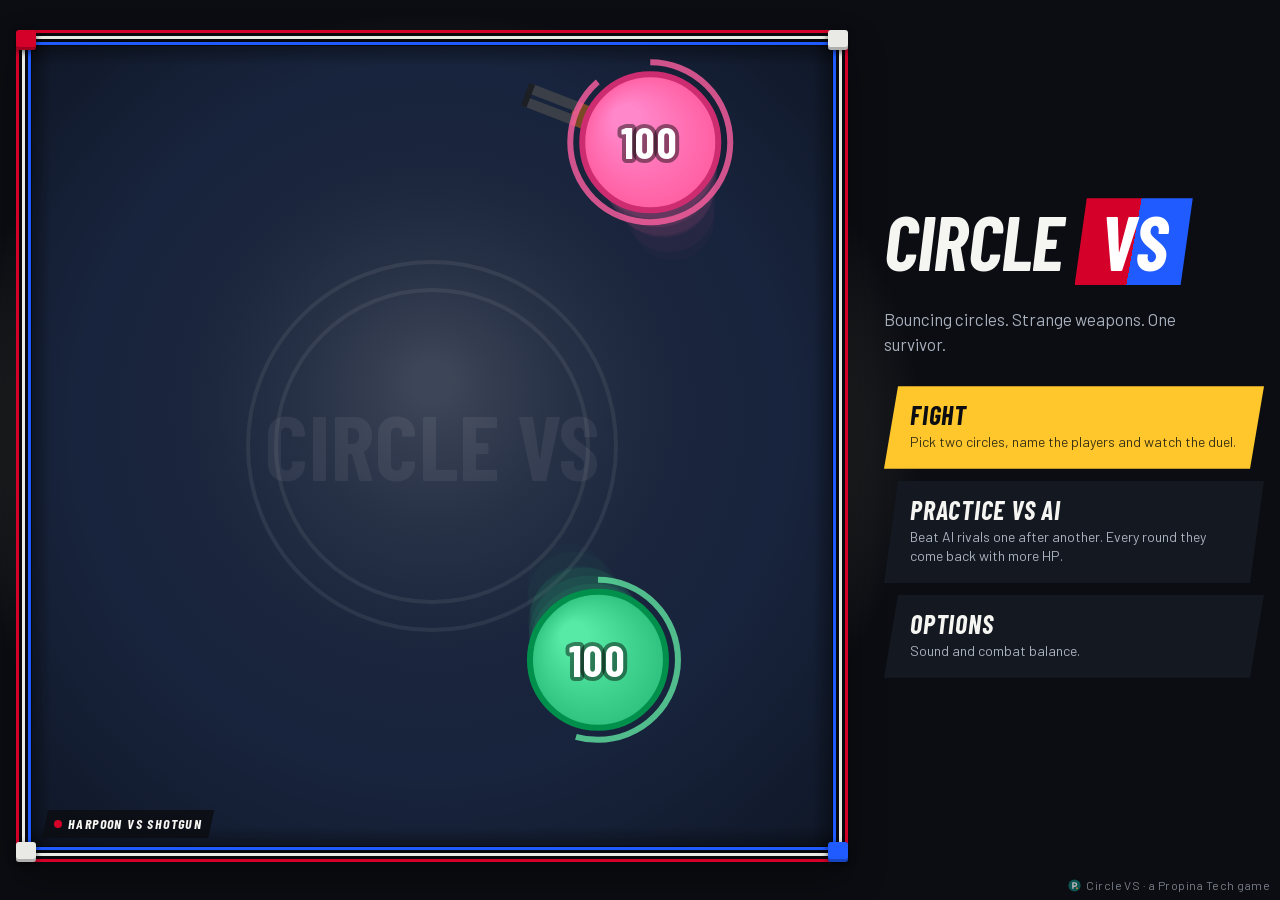
<file: index.html>
<!DOCTYPE html>
<html lang="en">
<head>
<meta charset="utf-8">
<meta name="viewport" content="width=device-width,initial-scale=1">
<meta name="theme-color" content="#0b0d12">
<title>Circle VS</title>
<meta name="description" content="Circle VS is a free browser arena battler: pick one of 9 circle fighters with unique weapons and watch them bounce, clash and knock each other out. Play vs friends or the AI.">
<script src="https://sdk.crazygames.com/crazygames-sdk-v3.js"></script>
<meta name="google-adsense-account" content="ca-pub-6053857739577426">
<script>
  // AdSense solo en playcirclevs.com (en CrazyGames solo se permiten anuncios de su SDK)
  if (/(^|\.)playcirclevs\.com$/.test(location.hostname)) {
    const a = document.createElement('script');
    a.async = true; a.crossOrigin = 'anonymous';
    a.src = 'https://pagead2.googlesyndication.com/pagead/js/adsbygoogle.js?client=ca-pub-6053857739577426';
    document.head.appendChild(a);
  }
</script>
<link rel="icon" type="image/svg+xml" href="[data-uri]">
<style>
@font-face{font-family:"Barlow Condensed";font-style:normal;font-weight:700;font-display:swap;src:url([data-uri]) format("woff2")}
@font-face{font-family:"Barlow Condensed";font-style:italic;font-weight:700;font-display:swap;src:url([data-uri]) format("woff2")}
@font-face{font-family:"Barlow";font-style:normal;font-weight:400;font-display:swap;src:url([data-uri]) format("woff2")}
@font-face{font-family:"Barlow";font-style:normal;font-weight:700;font-display:swap;src:url([data-uri]) format("woff2")}

  /* mundo: transmisión de pelea. Negro de TV bajo una luz de ring, esquina roja (J1) y esquina azul (J2), dorado para la acción principal */
  :root{
    --bg:#0b0d12;--panel:#141821;--panel2:#1b2130;--line:#2a3142;--line2:#414b63;--text:#f5f5f2;--muted:#a9b0bd;
    --a:#d4002a;--b:#1f5bff;--aT:rgba(212,0,42,.16);--bT:rgba(31,91,255,.16);
    --gold:#ffc72c;--gold2:#ffd65c;--ink:#0b0d12;--mat:#18243d;
    --cond:"Barlow Condensed","Arial Narrow",system-ui,sans-serif;--body:"Barlow",system-ui,-apple-system,"Segoe UI",sans-serif;
    --cut:10px;
  }
  *{box-sizing:border-box}
  html{background:var(--bg)}
  body{margin:0;color:var(--text);font-family:var(--body);font-size:16px;line-height:1.45;caret-color:var(--gold);
    background:var(--bg);
    display:flex;flex-direction:column;align-items:center;padding:20px 16px 28px;min-height:100vh}
  ::selection{background:var(--gold);color:var(--ink)}
  :focus-visible{outline:3px solid var(--gold);outline-offset:3px}
  *{scrollbar-width:thin;scrollbar-color:var(--line2) var(--bg)}
  ::-webkit-scrollbar{width:10px;height:10px}
  ::-webkit-scrollbar-track{background:var(--bg)}
  ::-webkit-scrollbar-thumb{background:var(--line2);border-radius:10px;border:2px solid var(--bg)}
  ::-webkit-scrollbar-thumb:hover{background:var(--muted)}
  .hidden{display:none !important}

  h1{margin:0;display:flex;align-items:center;gap:.16em;font:700 clamp(48px,6vw,76px)/.9 var(--cond);letter-spacing:-.01em;text-transform:uppercase;color:var(--text)}
  h1 span,.grad{display:inline-flex;align-items:center;font-family:var(--cond);font-weight:700;color:#fff;line-height:1;padding:.06em .34em .08em;
    background:linear-gradient(100deg,var(--a) 0 50%,var(--b) 50% 100%);clip-path:polygon(.16em 0,100% 0,calc(100% - .16em) 100%,0 100%)}
  h2{margin:0;font:700 clamp(28px,3.4vw,38px)/1 var(--cond);text-transform:uppercase;letter-spacing:.005em;text-wrap:balance}
  h3{margin:0 0 12px;font:700 15px/1.1 var(--cond);letter-spacing:.12em;color:var(--muted);text-transform:uppercase}

  .credit{position:fixed;right:10px;bottom:6px;font-size:12px;color:var(--muted);opacity:.7;display:flex;align-items:center;gap:5px;letter-spacing:.04em;pointer-events:none;z-index:5}
  .siteLinks{margin-top:14px;font-size:14px;color:var(--muted)}
  .siteLinks a{color:var(--muted)}
  .siteLinks a:hover{color:var(--text)}
  .credit svg{width:13px;height:13px;display:block}
  .screen{width:min(1280px,100%);flex:1;display:flex;flex-direction:column;gap:16px;min-height:0}
  .card{background:var(--panel);border:1px solid var(--line);border-radius:6px;padding:18px}

  /* botones: placas en paralelogramo, como gráficos de TV */
  button{font:700 17px/1 var(--cond);letter-spacing:.06em;text-transform:uppercase;border:0;border-radius:0;padding:12px 22px;cursor:pointer;color:var(--ink);background:var(--text);
    clip-path:polygon(var(--cut) 0,100% 0,calc(100% - var(--cut)) 100%,0 100%);transition:background-color .15s,color .15s,transform .08s,opacity .15s}
  button:active{transform:translateY(1px)}
  button:disabled{opacity:.35;cursor:not-allowed}
  button:focus-visible{outline:none;box-shadow:inset 0 0 0 3px var(--gold)}
  button.ghost{background:var(--panel2);color:var(--text)}
  button.ghost:hover{background:var(--line2)}
  button.sm{padding:9px 16px;font-size:15px}
  button.primary{background:var(--gold);color:var(--ink);font-size:20px}
  button.primary:hover:not(:disabled){background:var(--gold2)}
  button.primary:focus-visible{box-shadow:inset 0 0 0 3px var(--ink)}

  .field{display:flex;flex-direction:column;gap:6px;font:700 13px/1 var(--cond);color:var(--muted);letter-spacing:.12em;text-transform:uppercase}
  .field input{font:700 17px var(--body);letter-spacing:0;text-transform:none;color:var(--text);background:var(--bg);border:1px solid var(--line2);border-radius:4px;padding:10px 12px;outline:none;width:100%;transition:border-color .15s}
  .field input:focus{border-color:var(--gold)}
  .field input::placeholder{color:#8f97a6}
  .tag{font:700 14px/1 var(--cond);letter-spacing:.12em;text-transform:uppercase;color:var(--muted);border:1px solid var(--line2);padding:6px 10px;border-radius:3px;white-space:nowrap}

  /* ring: lona azul marino, cuerdas roja/blanca/azul y postes de esquina */
  .stage{position:relative;width:100%;aspect-ratio:1;padding:16px;border-radius:6px;background:#06080c;
    box-shadow:inset 0 0 0 3px var(--a),inset 0 0 0 6px #06080c,inset 0 0 0 9px #e9e9e6,inset 0 0 0 12px #06080c,inset 0 0 0 15px var(--b),0 18px 36px rgba(0,0,0,.35)}
  .stage .post{position:absolute;width:20px;height:20px;border-radius:3px;z-index:2;box-shadow:0 2px 6px rgba(0,0,0,.6),inset 0 -3px 0 rgba(0,0,0,.25)}
  .stage .p-tl{left:0;top:0;background:var(--a)}
  .stage .p-br{right:0;bottom:0;background:var(--b)}
  .stage .p-tr{right:0;top:0;background:#e9e9e6}
  .stage .p-bl{left:0;bottom:0;background:#e9e9e6}
  #c{display:block;width:100%;height:100%;border-radius:2px;background:var(--mat);touch-action:manipulation}
  .stageTag{position:absolute;left:26px;bottom:24px;font:700 14px/1 var(--cond);letter-spacing:.1em;color:var(--text);text-transform:uppercase;pointer-events:none;
    background:rgba(11,13,18,.86);padding:7px 12px 7px 26px;clip-path:polygon(6px 0,100% 0,calc(100% - 6px) 100%,0 100%)}
  .stageTag:empty{display:none}
  .stageTag::before{content:"";position:absolute;left:12px;top:50%;width:8px;height:8px;margin-top:-4px;border-radius:50%;background:var(--a)}

  /* menú */
  #scrMenu{display:grid;grid-template-columns:minmax(0,1fr) 380px;gap:36px;align-items:center}
  #scrMenu .stage{width:min(100%,calc(100vh - 60px));justify-self:center}
  .menuSide{display:flex;flex-direction:column;gap:12px}
  .tagline{color:var(--muted);margin:10px 0 18px;font-size:17px;max-width:34ch}
  .mbtn{display:grid;grid-template-columns:1fr;gap:4px;justify-items:start;text-align:left;width:100%;padding:16px 26px 17px;background:var(--panel);color:var(--text);
    --cut:14px;letter-spacing:0;text-transform:none}
  .mbtn:hover{background:var(--panel2)}
  .mbtn b{font:700 26px/1 var(--cond);letter-spacing:.03em;text-transform:uppercase}
  .mbtn small{font:400 14px/1.4 var(--body);color:var(--muted)}
  .mbtn.main{background:var(--gold);color:var(--ink)}
  .mbtn.main small{color:#3d3416}
  .mbtn.main:hover{background:var(--gold2)}
  .best{font-size:15px;color:var(--muted);margin-top:4px}
  .best b{color:var(--gold)}

  /* selección */
  .selHead{display:flex;align-items:center;gap:16px;flex-wrap:wrap}
  #scrSelect .body{flex:1;display:grid;grid-template-columns:330px minmax(0,1fr) 300px;gap:18px;min-height:0}
  .list{display:flex;flex-direction:column;gap:4px;overflow:auto;max-height:calc(100vh - 120px);padding:2px 4px 2px 2px}
  .ch{display:grid;grid-template-columns:56px 1fr auto;align-items:center;gap:12px;background:var(--panel);color:var(--text);text-align:left;padding:6px 14px 6px 8px;
    --cut:0px;border-radius:4px;letter-spacing:0;text-transform:none;font:400 15px var(--body);box-shadow:inset 0 0 0 1px var(--line)}
  .ch:hover,.ch.hover{background:var(--panel2);box-shadow:inset 0 0 0 1px var(--line2)}
  .ch canvas{width:56px;height:56px}
  .ch b{display:block;font:700 20px/1.05 var(--cond);letter-spacing:.03em;text-transform:uppercase}
  .ch small{display:block;font-size:13px;color:var(--muted);line-height:1.3}
  .ch .tag{border:0;color:#fff;font-size:13px;padding:5px 8px;border-radius:2px}
  .ch.sel1{background:var(--aT);box-shadow:inset 0 0 0 2px var(--a)}
  .ch.sel2{background:var(--bT);box-shadow:inset 0 0 0 2px var(--b)}
  .ch.sel1.sel2{box-shadow:inset 0 0 0 2px var(--a),inset 0 0 0 4px var(--b)}
  .prev{display:flex;flex-direction:column;gap:14px;align-items:center;min-width:0}
  .prev .stage{width:min(100%,calc(100vh - 210px))}
  .prevInfo{text-align:center}
  .prevInfo b{font:700 30px/1 var(--cond);letter-spacing:.03em;text-transform:uppercase}
  .prevInfo p{margin:6px 0 0;color:var(--muted);font-size:15px}
  .slots{display:flex;flex-direction:column;gap:10px}
  .slot{background:rgba(212,0,42,.06);border-radius:6px;padding:14px;display:flex;flex-direction:column;gap:12px;cursor:pointer;box-shadow:inset 0 0 0 1px rgba(212,0,42,.45);transition:box-shadow .15s,background-color .15s}
  .slot.p2{background:rgba(31,91,255,.06);box-shadow:inset 0 0 0 1px rgba(31,91,255,.5)}
  .slot.active{background:var(--aT);box-shadow:inset 0 0 0 3px var(--a)}
  .slot.p2.active{background:var(--bT);box-shadow:inset 0 0 0 3px var(--b)}
  .slot.locked{cursor:default}
  .slot .top{display:flex;align-items:center;gap:12px}
  .slot .sw{width:34px;height:34px;border-radius:50%;background:var(--panel2);flex:none;display:flex;align-items:center;justify-content:center;font:700 18px var(--cond);color:var(--muted);box-shadow:inset 0 0 0 1px var(--line2)}
  .slot .who{font:700 24px/1 var(--cond);color:var(--text);letter-spacing:.02em;overflow:hidden;text-overflow:ellipsis;white-space:nowrap}
  .slot .what{font:700 15px/1.2 var(--body);color:var(--muted);margin-top:3px}
  .slot .top > div:last-child{min-width:0}
  .slots .vs{align-self:center;font-size:24px;letter-spacing:.04em}
  .slots .primary{padding:16px;margin-top:4px}
  .hint{font-size:13px;color:var(--muted);text-align:center;margin:0}

  /* combate: marcador de transmisión */
  .roundTag{align-self:center;font:700 16px/1 var(--cond);letter-spacing:.14em;color:var(--ink);background:var(--gold);padding:7px 18px;clip-path:polygon(8px 0,100% 0,calc(100% - 8px) 100%,0 100%)}
  .roundTag:empty{display:none}
  .hud{display:grid;grid-template-columns:1fr auto 1fr;gap:0;align-items:stretch;width:min(100%,calc(100vh - 170px));margin:0 auto;background:var(--panel);border-radius:4px;overflow:hidden;box-shadow:0 10px 24px rgba(0,0,0,.4)}
  .hp{padding:10px 14px 12px;min-width:0;background:linear-gradient(90deg,var(--aT),transparent 75%)}
  .hp.right{background:linear-gradient(270deg,var(--bT),transparent 75%)}
  .hp .name{display:flex;justify-content:space-between;align-items:flex-end;margin-bottom:8px;gap:8px}
  .hp .name > div{min-width:0}
  .hp .name span{display:block;font:700 22px/1 var(--cond);letter-spacing:.03em;text-transform:uppercase;white-space:nowrap;overflow:hidden;text-overflow:ellipsis}
  .hp .name small{color:var(--muted);font-size:13px;display:block;margin-top:3px;white-space:nowrap;overflow:hidden;text-overflow:ellipsis}
  .hp .name b{font:700 38px/.85 var(--cond);font-variant-numeric:tabular-nums}
  .hp.right .name{flex-direction:row-reverse;text-align:right}
  .bar{height:12px;background:#06080c;border-radius:2px;overflow:hidden}
  .hp.right .bar{transform:scaleX(-1)}
  .bar i{display:block;height:100%;width:100%;transition:width .12s linear}
  .hud .vs{display:grid;place-items:center;padding:0 12px;font:700 22px/1 var(--cond);color:var(--ink);background:var(--gold);letter-spacing:.04em}
  #scrGame .stage{width:min(100%,calc(100vh - 210px));margin:0 auto}
  .overlay{position:absolute;inset:16px;z-index:3;display:flex;flex-direction:column;align-items:center;justify-content:center;gap:12px;background:rgba(6,8,12,.86);text-align:center;padding:24px;animation:ovIn .3s cubic-bezier(.16,1,.3,1)}
  @keyframes ovIn{from{opacity:.4;clip-path:inset(46% 0 46% 0)}to{opacity:1;clip-path:inset(0 0 0 0)}}
  .overlay h2{font-size:clamp(30px,5vw,48px);max-width:14ch}
  .overlay .kicker{font:700 15px/1 var(--cond);letter-spacing:.14em;color:var(--ink);background:var(--gold);padding:6px 14px;clip-path:polygon(7px 0,100% 0,calc(100% - 7px) 100%,0 100%)}
  .overlay .kicker:empty{display:none}
  .overlay p{margin:0;color:var(--muted);font-size:16px;max-width:46ch;line-height:1.5}
  .overlay p b{color:var(--text)}
  .row{display:flex;gap:8px;justify-content:center;flex-wrap:wrap}

  /* anuncios: espacios del proveedor, sin decoración */
  .ad{display:flex;flex-direction:column;align-items:center;justify-content:center;gap:2px;border:1px dashed var(--line2);border-radius:4px;background:rgba(255,255,255,.02);color:#8f97a6;font:700 12px var(--cond);letter-spacing:.14em;text-transform:uppercase;flex:none;margin:0 auto;overflow:hidden}
  .ad small{font:400 12px var(--body);letter-spacing:.04em}
  .ad-rect{width:300px;height:250px}
  .ad-sky{width:160px;height:600px}
  .ad-mob{width:320px;height:50px;display:none}
  body.noads .ad{display:none !important}
  body.noads .gameWrap{grid-template-columns:minmax(0,1fr)}
  .gameWrap{display:grid;grid-template-columns:160px minmax(0,1fr) 160px;gap:24px;align-items:start}
  .gameMain{display:flex;flex-direction:column;gap:14px;min-width:0}

  /* opciones */
  .optGrid{display:grid;grid-template-columns:280px minmax(0,1fr);gap:16px;align-items:start}
  .optCol{display:flex;flex-direction:column;gap:10px}
  .optCol button{width:100%}
  .controls{display:grid;grid-template-columns:repeat(3,minmax(0,1fr));gap:16px 24px}
  .controls label{font-size:14px;color:var(--muted);display:flex;flex-direction:column;gap:6px}
  .controls label span{display:flex;justify-content:space-between;gap:8px}
  .controls label span b{color:var(--text);font:700 17px/1 var(--cond);font-variant-numeric:tabular-nums}
  input[type=range]{-webkit-appearance:none;appearance:none;width:100%;height:22px;background:transparent;cursor:pointer;accent-color:var(--gold)}
  input[type=range]::-webkit-slider-runnable-track{height:6px;border-radius:2px;background:var(--line2)}
  input[type=range]::-moz-range-track{height:6px;border-radius:2px;background:var(--line2)}
  input[type=range]::-webkit-slider-thumb{-webkit-appearance:none;width:12px;height:22px;margin-top:-8px;border:0;border-radius:2px;background:var(--gold);box-shadow:0 2px 4px rgba(0,0,0,.5)}
  input[type=range]::-moz-range-thumb{width:12px;height:22px;border:0;border-radius:2px;background:var(--gold)}

  /* una sola luz cenital, sobre el ring */
  /* color del luchador como punto junto al nombre; las barras son de esquina */
  .hp .name span::before{content:"";display:inline-block;width:.42em;height:.42em;border-radius:50%;background:var(--fc,#888);margin-right:.3em;vertical-align:.12em}
  /* ficha de la pelea: esquina roja frente a esquina azul */
  .tape{display:grid;grid-template-columns:minmax(0,1fr) auto minmax(0,1fr);align-items:center;gap:12px;margin:2px 0 8px}
  .tape + br{display:none}
  .tape .c{padding:12px 14px;border-radius:4px;color:var(--muted);text-align:left;min-width:0}
  .tape .r{background:var(--aT);box-shadow:inset 0 0 0 2px var(--a)}
  .tape .bl{background:var(--bT);box-shadow:inset 0 0 0 2px var(--b);text-align:right}
  .tape b{display:block;font:700 26px/1.05 var(--cond);color:var(--text);overflow:hidden;text-overflow:ellipsis;white-space:nowrap}
  .tape .vx{font:700 18px/1 var(--cond);text-transform:uppercase;color:var(--ink);background:var(--gold);padding:6px 10px;clip-path:polygon(5px 0,100% 0,calc(100% - 5px) 100%,0 100%)}
  /* cursiva de transmisión en las líneas de display */
  h1,h2,h3,button,.mbtn b,.roundTag,.overlay .kicker,.stageTag,.hp .name span,.hp .name b,.hud .vs,.ch b,.slot .who,.prevInfo b,.tag,.field,.tape b,.tape .vx{font-style:italic}
  .mbtn small,.ch small{font-style:normal}
  /* una sola luz cenital sobre cada ring, recortada por su contenedor para no ensanchar la página */
  html,body{overflow-x:clip}
  #scrMenu,#scrSelect .prev,#scrGame .gameMain{isolation:isolate}
  .stage::before{content:"";position:absolute;inset:-2% -9% 0;z-index:-1;pointer-events:none;background:radial-gradient(closest-side,rgba(255,240,210,.14) 0 72%,rgba(255,240,210,.06) 88%,rgba(255,240,210,0) 100%)}
  @media (max-width:1300px){.gameWrap{grid-template-columns:minmax(0,1fr)}.ad-sky{display:none}}
  @media (max-width:1100px){#scrSelect .body{grid-template-columns:280px minmax(0,1fr)}.slots{grid-column:1 / -1}.controls{grid-template-columns:repeat(2,minmax(0,1fr))}}
  @media (max-width:820px){.ad-mob{display:flex}.credit{position:static;margin-top:18px;align-self:flex-end}.screen{flex:none}#scrMenu{grid-template-columns:1fr;gap:22px}#scrMenu .stage{width:min(100%,60vh)}#scrSelect .body{display:flex;flex-direction:column;flex:none}.prev{order:1}.list{order:2;max-height:none}.slots{order:3}.prev .stage{width:min(100%,60vh)}.optGrid{grid-template-columns:1fr}.controls{grid-template-columns:1fr}
    .stage{padding:12px;box-shadow:inset 0 0 0 2px var(--a),inset 0 0 0 4px #06080c,inset 0 0 0 6px #e9e9e6,inset 0 0 0 8px #06080c,inset 0 0 0 10px var(--b),0 16px 30px rgba(0,0,0,.5)}
    .stage .post{width:15px;height:15px}.overlay{inset:12px}.stageTag{left:20px;bottom:18px}
    .hp{padding:8px 10px 10px}.hp .name span{font-size:18px}.hp .name b{font-size:28px}.hud .vs{padding:0 8px;font-size:18px}}
  @media (prefers-reduced-motion:reduce){*{animation:none !important;transition:none !important}}
</style>
</head>
<body class="noads">
<!-- ============ MENU ============ -->
<section id="scrMenu" class="screen">
  <div class="stage" id="menuStage"><div class="stageTag" id="demoTag"></div></div>
  <div class="menuSide">
    <h1>CIRCLE <span>VS</span></h1>
    <p class="tagline">Bouncing circles. Strange weapons. One survivor.</p>
    <button class="mbtn main" id="modeFree"><b>Fight</b><small>Pick two circles, name the players and watch the duel.</small></button>
    <button class="mbtn" id="modeAi"><b>Practice vs AI</b><small>Beat AI rivals one after another. Every round they come back with more HP.</small></button>
    <button class="mbtn" id="modeOpt"><b>Options</b><small>Sound and combat balance.</small></button>
    <div class="best" id="bestLine"></div>
    <nav class="siteLinks hidden" id="siteLinks"><a href="/how-to-play">How to play</a> · <a href="/about">About</a> · <a href="/privacy">Privacy</a></nav>
    <script>/* links al resto del sitio: solo en playcirclevs.com (no en CrazyGames) */ if (/(^|\.)playcirclevs\.com$|\.pages\.dev$/.test(location.hostname)) document.getElementById('siteLinks').classList.remove('hidden');</script>
    <div class="ad ad-rect" data-ad-slot="menu">Advertisement<small>300 x 250</small></div> <!-- ANUNCIO: reemplazar por el código del proveedor -->
  </div>
</section>

<!-- ============ SELECT ============ -->
<section id="scrSelect" class="screen hidden">
  <div class="selHead">
    <button class="ghost sm" id="backMenu">Back</button>
    <h2 id="selTitle">Choose a circle</h2><span class="tag" id="selKicker">Fight</span>
  </div>
  <div class="body">
    <div class="list" id="grid"></div>
    <div class="prev">
      <div class="stage" id="prevStage"><div class="stageTag">Preview vs neutral ball</div></div>
      <div class="prevInfo"><b id="prevName"></b><p id="prevDesc"></p></div>
    </div>
    <div class="slots">
      <div class="slot active" id="pick1">
        <div class="top"><div class="sw" id="sw1"></div><div><div class="who" id="who1">PLAYER 1</div><div class="what" id="what1">Not chosen</div></div></div>
        <label class="field">Name<input id="nameIn" maxlength="14" autocomplete="off"></label>
      </div>
      <div class="vs grad">VS</div>
      <div class="slot p2" id="pick2">
        <div class="top"><div class="sw" id="sw2"></div><div><div class="who" id="who2">PLAYER 2</div><div class="what" id="what2">Not chosen</div></div></div>
        <label class="field" id="p2NameWrap">Name<input id="p2NameIn" maxlength="14" autocomplete="off"></label>
      </div>
      <button class="primary" id="fightBtn" disabled>Start</button>
      <p class="hint" id="selHint"></p>
      <div class="ad ad-rect" data-ad-slot="select">Advertisement<small>300 x 250</small></div> <!-- ANUNCIO: reemplazar por el código del proveedor -->
    </div>
  </div>
</section>

<!-- ============ GAME ============ -->
<section id="scrGame" class="screen hidden">
  <div class="gameWrap">
    <div class="ad ad-sky" data-ad-slot="game-left">Advertisement<small>160 x 600</small></div> <!-- ANUNCIO: reemplazar por el código del proveedor -->
    <div class="gameMain">
      <div class="roundTag" id="roundTag"></div>
      <div class="hud">
        <div class="hp"><div class="name"><div><span id="n1"></span><small id="ty1"></small></div><b id="h1">100</b></div><div class="bar"><i id="b1"></i></div></div>
        <div class="vs">VS</div>
        <div class="hp right"><div class="name"><div><span id="n2"></span><small id="ty2"></small></div><b id="h2">100</b></div><div class="bar"><i id="b2"></i></div></div>
      </div>
      <div class="stage" id="stage">
        <canvas id="c"></canvas>
        <div class="overlay" id="ov">
          <h2 id="ovTitle"></h2>
          <div class="kicker" id="ovKicker"></div>
          <p id="ovText"></p>
          <div class="row" id="ovBtns"></div>
        </div>
      </div>
      <div class="row">
        <button class="ghost sm" id="pauseBtn">Pause</button>
        <button class="ghost sm" id="muteBtn">Sound: On</button>
        <button class="ghost sm" id="menuBtn">Menu</button>
      </div>
      <div class="ad ad-mob" data-ad-slot="game-mobile">Advertisement<small>320 x 50</small></div> <!-- ANUNCIO: reemplazar por el código del proveedor -->
    </div>
    <div class="ad ad-sky" data-ad-slot="game-right">Advertisement<small>160 x 600</small></div> <!-- ANUNCIO: reemplazar por el código del proveedor -->
  </div>
</section>

<!-- ============ OPTIONS ============ -->
<section id="scrOptions" class="screen hidden">
  <div class="selHead">
    <button class="ghost sm" id="optBack">Back</button>
    <h2>Options</h2><span class="tag">Settings</span>
  </div>
  <div class="optGrid">
    <div class="optCol">
      <div class="card"><h3>Audio and display</h3>
        <div class="optCol">
          <button class="ghost" id="optSound">Sound: On</button>
          <button class="ghost" id="optFlash">Screen flash: On</button>
        </div>
      </div>
      <div class="card"><h3>Data</h3>
        <div class="optCol">
          <button class="ghost" id="optDefaults">Restore default balance</button>
          <button class="ghost" id="optBest">Reset best streak</button>
        </div>
      </div>
      <div class="ad ad-rect" data-ad-slot="options">Advertisement<small>300 x 250</small></div> <!-- ANUNCIO: reemplazar por el código del proveedor -->
    </div>
    <div class="card"><h3>Combat balance</h3>
    <div class="controls">
    <label><span>Starting HP (next fight) <b id="vHp">100</b></span><input type="range" id="sHp" min="20" max="200" step="10" value="100"></label>
    <label><span>Speed <b id="vSpeed">400</b></span><input type="range" id="sSpeed" min="150" max="800" step="10" value="400"></label>
    <label><span>Weapon spin <b id="vSpin">1.0x</b></span><input type="range" id="sSpin" min="0.3" max="3" step="0.1" value="1"></label>
    <label><span>Weapon aim <b id="vAim">100%</b></span><input type="range" id="sAim" min="0" max="1" step="0.1" value="1"></label>
    <label><span>Sword damage <b id="vSword">5</b></span><input type="range" id="sSword" min="1" max="20" step="1" value="5"></label>
    <label><span>Vampire drain <b id="vDrain">10</b></span><input type="range" id="sDrain" min="1" max="20" step="1" value="10"></label>
    <label><span>Bite duration (s) <b id="vLatch">2.5</b></span><input type="range" id="sLatch" min="0.5" max="6" step="0.5" value="2.5"></label>
    <label><span>Spear damage <b id="vSpearDmg">7</b></span><input type="range" id="sSpearDmg" min="1" max="30" step="1" value="7"></label>
    <label><span>Spear cooldown (s) <b id="vSpearCd">2.5</b></span><input type="range" id="sSpearCd" min="0.5" max="6" step="0.5" value="2.5"></label>
    <label><span>Rage damage <b id="vRageDmg">9</b></span><input type="range" id="sRageDmg" min="1" max="30" step="1" value="9"></label>
    <label><span>Rage cooldown (s) <b id="vRageCd">20</b></span><input type="range" id="sRageCd" min="5" max="40" step="1" value="20"></label>
    <label><span>Rage duration (s) <b id="vRageDur">5.0</b></span><input type="range" id="sRageDur" min="1" max="12" step="0.5" value="5"></label>
    <label><span>Splitter cooldown (s) <b id="vDivCd">10.0</b></span><input type="range" id="sDivCd" min="2" max="20" step="0.5" value="10"></label>
    <label><span>Harpoon damage (every 0.2 s) <b id="vHarpDmg">1</b></span><input type="range" id="sHarpDmg" min="1" max="5" step="1" value="1"></label>
    <label><span>Harpoon cooldown (s) <b id="vHarpCd">0.75</b></span><input type="range" id="sHarpCd" min="0.5" max="15" step="0.25" value="0.75"></label>
    <label><span>Bolt damage <b id="vElecDmg">8</b></span><input type="range" id="sElecDmg" min="1" max="20" step="1" value="8"></label>
    <label><span>Bolt cooldown (s) <b id="vElecCd">6.0</b></span><input type="range" id="sElecCd" min="0.5" max="10" step="0.5" value="6"></label>
    <label><span>Thrown shield damage <b id="vShieldDmg">8</b></span><input type="range" id="sShieldDmg" min="1" max="25" step="1" value="8"></label>
    <label><span>Shield cooldown (s) <b id="vShieldCd">4.0</b></span><input type="range" id="sShieldCd" min="1" max="12" step="0.5" value="4"></label>
    <label><span>Max damage per pellet <b id="vGunDmg">2</b></span><input type="range" id="sGunDmg" min="1" max="10" step="1" value="2"></label>
    <label><span>Shotgun cooldown (s) <b id="vGunCd">3.0</b></span><input type="range" id="sGunCd" min="0.5" max="8" step="0.5" value="3"></label>
    </div>
    </div>
  </div>
</section>

<div class="credit"><svg role="img" aria-label="Propina Tech" xmlns="http://www.w3.org/2000/svg" viewBox="0 0 64 64"><g transform="translate(0 0) scale(1.0)"><circle cx="32" cy="32" r="30" fill="#0F766E"/><path d="M24 46V19h9.5a8.5 8.5 0 0 1 0 17H24" fill="none" stroke="#FFFFFF" stroke-width="7" stroke-linecap="round" stroke-linejoin="round"/><circle cx="44" cy="45" r="5" fill="#F2A93B"/></g></svg><span>Circle VS · a Propina Tech game</span></div>

<script>
(() => {
  const cv = document.getElementById('c'); let ctx = cv.getContext('2d');
  const W = 400;
  const dpr = Math.min(2, window.devicePixelRatio || 1);
  // Resolución real del canvas = tamaño en pantalla x densidad de píxeles (nítido en cualquier pantalla)
  function fitCanvas() {
    const px = Math.max(W, Math.round((cv.clientWidth || W) * Math.min(3, window.devicePixelRatio || 1)));
    if (cv.width !== px) { cv.width = px; cv.height = px; }
    ctx.setTransform(px / W, 0, 0, px / W, 0, 0);
  }
  fitCanvas();
  window.addEventListener('resize', fitCanvas);
  new ResizeObserver(fitCanvas).observe(cv);

  const cfg = { hp:100, speed:400, swordDmg:5, drain:10, latch:2.5, spin:1, spearDmg:7, spearCd:2.5, rageDmg:9, rageCd:20, rageDur:5, divCd:10, harpDmg:1, harpCd:0.75, elecDmg:8, elecCd:6, shieldDmg:8, shieldCd:4, gunDmg:2, gunCd:3, aim:1 };  const GUN_PELLETS = 6, GUN_SPREAD = 0.55, GUN_SPEED = 520, GUN_RANGE = 260;
  const SHIELD_ARC = 0.8, SHIELD_SPEED = 560, SHIELD_RETURN = 680; // SHIELD_ARC: medio ángulo que cubre (radianes)
  const ELEC_RANGE = 50; // distancia entre bordes
  const HARP_SPEED = 620, REEL_SPEED = 340, HARP_BOUNCES = 6, HARP_TICK = 0.2;
  const ORB_R = 11, ORB_SPEED = 420, ORB_BOUNCES = 3, ORB_LIFE = 4;
  const RAGE_SPEED = 1.8, RAGE_SIZE = 1.25, RAGE_REFUND = 0.4; // segundos de cooldown que se descuentan por cada punto de daño recibido
  const SPEAR_LEN = 58, SPEAR_SPEED = 780;
  const R = 34, BLADE_START = 12, BLADE_LEN = 62, FANG_LEN = 13;
  const TYPES = {
    sword: { name:'Sword',   colors:['#4da3ff','#2fd1c0'] },
    vamp:  { name:'Vampire', colors:['#e0445a','#a463f2'] },
    spear: { name:'Spear',   colors:['#f2b134','#7cd65a'] },
    rage:  { name:'Rage',    colors:['#ff7a2f','#c34bd6'] },
    div:   { name:'Splitter', colors:['#36c6e0','#e8e8f0'] },
    harp:  { name:'Harpoon', colors:['#2ec27e','#e6d35a'] },
    elec:  { name:'Electric', colors:['#8f7bff','#f0e45a'] },
    shield:{ name:'Shield',  colors:['#7f8fa6','#c88a3a'] },
    gun:   { name:'Shotgun', colors:['#ff5fa2','#a0d468'] },
    dummy: { name:'Dummy',   colors:['#6b7280','#6b7280'] } // bola neutra de la vista previa
  };

  let F = [], spears = [], orbs = [], zaps = [], pellets = [], latch = null, running = false, over = false, parts = [], texts = [], shake = 0, acc = 0, last = 0, matchT = 0, sdOn = false;
  let scene = 'demo'; // 'demo' (menú), 'preview' (selección), 'game' (combate real)
  // efectos estilo anime: ondas, chispas de impacto, congelado del golpe, destello, líneas de enfoque y K.O.
  let fx = [], hitstop = 0, flashA = 0, flashC = '#ffffff', focusT = 0, focusX = 200, focusY = 200, ko = null, fxFlash = true;

  const rnd = (a,b) => a + Math.random()*(b-a);

  // --------- sonido (sintetizado con Web Audio) ---------
  let ac = null, master = null, muted = false, noiseBuf = null;
  const lastPlay = {};
  function initAudio() {
    if (ac) { if (ac.state === 'suspended') ac.resume(); return; }
    try {
      ac = new (window.AudioContext || window.webkitAudioContext)();
      master = ac.createGain(); master.gain.value = 0.5; master.connect(ac.destination);
      noiseBuf = ac.createBuffer(1, ac.sampleRate, ac.sampleRate);
      const d = noiseBuf.getChannelData(0); for (let i=0;i<d.length;i++) d[i] = Math.random()*2 - 1;
    } catch (e) { ac = null; }
  }
  function tone(type, f0, f1, dur, vol, delay = 0) {
    const t = ac.currentTime + delay, o = ac.createOscillator(), g = ac.createGain();
    o.type = type; o.frequency.setValueAtTime(f0, t); o.frequency.exponentialRampToValueAtTime(Math.max(20, f1), t + dur);
    g.gain.setValueAtTime(0.0001, t); g.gain.exponentialRampToValueAtTime(vol, t + 0.008); g.gain.exponentialRampToValueAtTime(0.0001, t + dur);
    o.connect(g); g.connect(master); o.start(t); o.stop(t + dur + 0.02);
  }
  function noise(dur, vol, freq, q = 1, type = 'bandpass', delay = 0) {
    const t = ac.currentTime + delay, src = ac.createBufferSource(), fl = ac.createBiquadFilter(), g = ac.createGain();
    src.buffer = noiseBuf; fl.type = type; fl.frequency.value = freq; fl.Q.value = q;
    g.gain.setValueAtTime(vol, t); g.gain.exponentialRampToValueAtTime(0.0001, t + dur);
    src.connect(fl); fl.connect(g); g.connect(master); src.start(t); src.stop(t + dur + 0.02);
  }
  const SFX = {
    wall:     () => tone('sine', 180, 90, 0.07, 0.12),
    bump:     () => { tone('sine', 140, 60, 0.12, 0.3); noise(0.06, 0.15, 800); },
    sword:    () => { tone('square', 1400, 900, 0.12, 0.12); tone('triangle', 2600, 2000, 0.25, 0.1); noise(0.08, 0.25, 3500, 2); },
    bite:     () => { noise(0.09, 0.4, 1200, 3); noise(0.07, 0.3, 700, 3, 'bandpass', 0.07); },
    drain:    () => tone('sine', 220, 160, 0.14, 0.12),
    release:  () => tone('triangle', 300, 600, 0.12, 0.12),
    throw:    () => noise(0.22, 0.25, 1800, 0.8, 'highpass'),
    spearHit: () => { tone('sine', 220, 70, 0.18, 0.35); noise(0.1, 0.3, 1500, 1.5); },
    stick:    () => { tone('square', 600, 300, 0.05, 0.08); noise(0.05, 0.15, 2500, 2); },
    rage:     () => { tone('sawtooth', 90, 45, 0.7, 0.3); tone('sawtooth', 135, 60, 0.7, 0.18); noise(0.6, 0.25, 400, 0.7, 'lowpass'); },
    rageHit:  () => { tone('sine', 110, 40, 0.3, 0.5); noise(0.18, 0.4, 600, 0.8, 'lowpass'); },
    calm:     () => tone('sine', 300, 150, 0.3, 0.1),
    orb:      () => tone('sine', 400, 1200, 0.18, 0.15),
    orbWall:  () => tone('sine', 1500, 1300, 0.08, 0.08),
    orbHit:   () => { tone('triangle', 1200, 150, 0.45, 0.25); tone('sine', 600, 75, 0.45, 0.2); },
    win:      () => [523, 659, 784, 1047].forEach((f, i) => tone('triangle', f, f, 0.25, 0.18, i*0.12)),
    harpThrow:() => { noise(0.18, 0.22, 1400, 0.8, 'highpass'); tone('triangle', 500, 250, 0.12, 0.1); },
    harpWall: () => { tone('square', 900, 700, 0.05, 0.07); tone('sine', 1800, 1600, 0.06, 0.05); },
    harpHit:  () => { tone('sine', 260, 90, 0.2, 0.35); noise(0.12, 0.3, 1100, 2); },
    reel:     () => tone('square', 320, 280, 0.03, 0.06),
    zap:      () => { noise(0.2, 0.35, 4000, 0.7, 'highpass'); tone('square', 120, 60, 0.18, 0.15); tone('sawtooth', 900, 200, 0.15, 0.08); },
    block:    () => { tone('square', 1800, 1500, 0.08, 0.1); tone('triangle', 900, 850, 0.3, 0.14); noise(0.05, 0.2, 5000, 2); },
    shieldHit:() => { tone('triangle', 700, 400, 0.25, 0.25); tone('sine', 180, 80, 0.2, 0.3); },
    catch:    () => tone('triangle', 1100, 1100, 0.08, 0.1),
    shotgun:  () => { noise(0.35, 0.55, 500, 0.6, 'lowpass'); tone('sine', 120, 40, 0.3, 0.45); noise(0.08, 0.3, 3000, 1, 'highpass'); },
    pop:      () => { noise(0.05, 0.25, rnd(1800, 3200), 3); },
    sudden:   () => { tone('sawtooth', 110, 55, 0.9, 0.25); tone('square', 165, 80, 0.9, 0.12, 0.1); noise(0.8, 0.2, 300, 0.7, 'lowpass'); },
    start:    () => [392, 523].forEach((f, i) => tone('triangle', f, f, 0.12, 0.15, i*0.09)),
  };
  function sfx(name, minGap = 0.04) {
    if (!ac || muted) return;
    if (scene !== 'game' && name !== 'catch') return; // la demo y la vista previa van en silencio
    const now = ac.currentTime;
    if (lastPlay[name] && now - lastPlay[name] < minGap) return;
    lastPlay[name] = now;
    try { SFX[name](); } catch (e) {}
  }
  const $ = id => document.getElementById(id);

  function makeFighter(type, x, y, idx, sameType, name, maxHp) {
    const a = rnd(0, Math.PI*2);
    maxHp = maxHp || cfg.hp;
    return {
      type, x, y, r:R, idx, maxHp,
      vx:Math.cos(a)*cfg.speed, vy:Math.sin(a)*cfg.speed,
      hp:maxHp, ang:rnd(0, Math.PI*2),
      spinDir: Math.random()<.5 ? 1 : -1,
      color: TYPES[type].colors[sameType && idx===1 ? 1 : 0],
      name: name || TYPES[type].name, typeName: TYPES[type].name,
      hitCd:0, latchCd:0, flash:0, dragged:false, harp:null, shieldP:null, cd: type === 'div' ? 3 : type === 'harp' ? 1.5 : type === 'elec' ? rnd(0.5, 1.5) : type === 'shield' ? 2 : type === 'gun' ? 1.5 : 1, rageT:cfg.rageCd + rnd(-2, 2), raging:0
    };
  }

  // Prepara un combate nuevo con los dos luchadores dados
  function reset(t1, t2, name1, name2, hp2) {
    const same = t1 === t2;
    F = [ makeFighter(t1, W*0.25, W/2 + rnd(-50,50), 0, same, name1), makeFighter(t2, W*0.75, W/2 + rnd(-50,50), 1, same, name2, hp2) ];
    latch = null; spears = []; orbs = []; zaps = []; pellets = []; parts = []; texts = []; over = false; shake = 0; running = false; matchT = 0; sdOn = false;
    fx = []; hitstop = 0; flashA = 0; focusT = 0; ko = null;
    if (scene === 'game') for (let i = 0; i < 2; i++) {
      $('n'+(i+1)).textContent = F[i].name; $('ty'+(i+1)).textContent = F[i].typeName;
      $('b'+(i+1)).style.background = i ? 'var(--b)' : 'var(--a)'; $('n'+(i+1)).style.setProperty('--fc', F[i].color);
    }
    updateHud(); draw();
  }

  function setSpeed(f) {
    const m = Math.hypot(f.vx, f.vy) || 1, sp = cfg.speed * (f.raging > 0 ? RAGE_SPEED : 1);
    f.vx = f.vx/m*sp; f.vy = f.vy/m*sp;
  }
  function wobble(f) { // pequeño giro aleatorio para que no se repitan trayectorias
    const a = rnd(-0.12, 0.12), c = Math.cos(a), s = Math.sin(a);
    const vx = f.vx*c - f.vy*s, vy = f.vx*s + f.vy*c; f.vx = vx; f.vy = vy;
  }

  // devuelve cuánto hubo que corregir para quedar dentro
  function walls(f) {
    let dx = 0, dy = 0;
    if (f.x - f.r < 0)  { dx = f.r - f.x; f.vx = Math.abs(f.vx); wobble(f); }
    if (f.x + f.r > W)  { dx = W - f.r - f.x; f.vx = -Math.abs(f.vx); wobble(f); }
    if (f.y - f.r < 0)  { dy = f.r - f.y; f.vy = Math.abs(f.vy); wobble(f); }
    if (f.y + f.r > W)  { dy = W - f.r - f.y; f.vy = -Math.abs(f.vy); wobble(f); }
    f.x += dx; f.y += dy;
    if (dx || dy) sfx('wall', 0.08);
    return [dx, dy];
  }

  function segDist(px,py, ax,ay, bx,by) {
    const abx=bx-ax, aby=by-ay, t=Math.max(0, Math.min(1, ((px-ax)*abx+(py-ay)*aby)/(abx*abx+aby*aby)));
    const cx=ax+abx*t, cy=ay+aby*t;
    return { d:Math.hypot(px-cx, py-cy), cx, cy };
  }

  function bladeSeg(f) {
    const c=Math.cos(f.ang), s=Math.sin(f.ang);
    return [f.x + c*(f.r+BLADE_START), f.y + s*(f.r+BLADE_START), f.x + c*(f.r+BLADE_START+BLADE_LEN), f.y + s*(f.r+BLADE_START+BLADE_LEN)];
  }
  function fangTips(f) {
    const out = [];
    for (const side of [-1, 1]) {
      const a = f.ang + side*0.2;
      out.push([f.x + Math.cos(a)*(f.r+FANG_LEN), f.y + Math.sin(a)*(f.r+FANG_LEN)]);
    }
    return out;
  }

  function addText(x, y, txt, color, big) { texts.push({x, y, txt, color, life:1, big}); }
  function flash(a, c) { if (!fxFlash || scene !== 'game') return; flashA = Math.max(flashA, a); flashC = c || '#ffffff'; }
  function focus(t, x, y) { focusT = Math.max(focusT, t); focusX = x; focusY = y; }
  // golpe con impacto: power 1 (normal), 2 (fuerte), 3 (brutal)
  function impact(x, y, power, color) {
    hitstop = Math.max(hitstop, [0, 0.035, 0.07, 0.12][power]);
    shake = Math.max(shake, 0.1 + 0.08*power);
    fx.push({ k:'ring', x, y, r:6, vr:240 + 140*power, w:3 + 2*power, life:0.35, max:0.35, color });
    fx.push({ k:'star', x, y, size:20 + 16*power, rot:rnd(0, Math.PI), life:0.1 + 0.05*power, max:0.1 + 0.05*power, color });
    for (let i = 0; i < 6 + 6*power; i++) {
      const a = rnd(0, Math.PI*2), v = rnd(260, 520 + 140*power);
      parts.push({ x, y, vx:Math.cos(a)*v, vy:Math.sin(a)*v, life:rnd(.15, .35), max:.35, color: i % 3 ? '#ffffff' : color, size:rnd(1.5, 3), streak:true });
    }
    if (power >= 2) flash(power >= 3 ? 0.5 : 0.22);
    if (power >= 3) focus(0.45, x, y);
  }
  function tickFx(dt) { // efectos que corren en tiempo real (también durante el congelado y el K.O.)
    for (const e of fx) { e.life -= dt; if (e.k === 'ring') e.r += e.vr*dt; }
    fx = fx.filter(e => e.life > 0);
    flashA = Math.max(0, flashA - dt*3); focusT = Math.max(0, focusT - dt);
    if (ko) ko.t += dt;
    if (running && hitstop <= 0) for (const f of F) { (f.trail = f.trail || []).push({ x:f.x, y:f.y, r:f.r }); if (f.trail.length > 7) f.trail.shift(); }
    else if (over) for (const f of F) if (f.trail && f.trail.length) f.trail.shift(); // la estela se apaga al terminar
  }
  function burst(x, y, color, n, sp) {
    for (let i=0;i<n;i++){ const a=rnd(0,Math.PI*2), v=rnd(40,sp); parts.push({x,y,vx:Math.cos(a)*v,vy:Math.sin(a)*v,life:rnd(.3,.7),max:.7,color,size:rnd(2,4)}); }
  }

  // ¿El escudo de o mira hacia el punto (sx, sy)? Si es así, bloquea el daño.
  function tryBlock(o, sx, sy) {
    if (o.type !== 'shield' || o.shieldP) return false;
    let d = Math.atan2(sy - o.y, sx - o.x) - o.ang; d = Math.atan2(Math.sin(d), Math.cos(d));
    if (Math.abs(d) > SHIELD_ARC) return false;
    const bx = o.x + Math.cos(o.ang)*(o.r + 8), by = o.y + Math.sin(o.ang)*(o.r + 8);
    addText(bx, by - 12, 'Blocked!', '#dfe6f0'); impact(bx, by, 1, '#ffffff');
    burst(bx, by, '#ffffff', 10, 220); sfx('block', 0.06);
    return true;
  }
  function updateShield(f, p, dt) {
    const o = F[0] === f ? F[1] : F[0];
    p.spin += dt*14; p.t += dt;
    if (p.state === 'out') {
      p.x += p.vx*dt; p.y += p.vy*dt;
      if (p.x < 0 || p.x > W || p.y < 0 || p.y > W || p.t > 0.9) { p.state = 'back'; p.x = Math.max(0, Math.min(W, p.x)); p.y = Math.max(0, Math.min(W, p.y)); sfx('stick'); }
    } else {
      const dx = f.x - p.x, dy = f.y - p.y, d = Math.hypot(dx, dy) || 1;
      const step = SHIELD_RETURN*dt;
      if (d <= f.r + step) { f.shieldP = null; f.cd = cfg.shieldCd; sfx('catch'); return; }
      p.x += dx/d*step; p.y += dy/d*step;
    }
    if (!p.hit && !over && Math.hypot(o.x - p.x, o.y - p.y) < o.r + 14) {
      p.hit = true; p.state = 'back';
      if (tryBlock(o, p.x, p.y)) return;
      o.flash = 0.15; shake = 0.14;
      damage(o, cfg.shieldDmg);
      addText(o.x, o.y - o.r - 8, '-' + cfg.shieldDmg, '#c9d6e8', true);
      burst(p.x, p.y, '#e6edf7', 16, 260); sfx('shieldHit');
    }
  }

  function updateHarp(f, h, dt) {
    const o = F[0] === f ? F[1] : F[0];
    if (h.state === 'fly') {
      h.x += h.vx*dt; h.y += h.vy*dt; h.ang = Math.atan2(h.vy, h.vx);
      let b = false;
      if (h.x < 0) { h.x = 0; h.vx =  Math.abs(h.vx); b = true; }
      if (h.x > W) { h.x = W; h.vx = -Math.abs(h.vx); b = true; }
      if (h.y < 0) { h.y = 0; h.vy =  Math.abs(h.vy); b = true; }
      if (h.y > W) { h.y = W; h.vy = -Math.abs(h.vy); b = true; }
      if (b) { h.path.push({ x:h.x, y:h.y }); h.bounces--; sfx('harpWall', 0.03); if (h.bounces < 0) h.state = 'back'; }
      if (h.state === 'fly' && !over && !o.dragged && Math.hypot(o.x - h.x, o.y - h.y) < o.r) {
        if (tryBlock(o, h.x, h.y)) { h.state = 'back'; return; }
        if (latch && (latch.vamp === o || latch.victim === o)) releaseLatch();
        h.state = 'reel'; h.target = o; o.dragged = true; h.tick = 0;
        o.flash = 0.15; shake = 0.12;
        addText(o.x, o.y - o.r - 10, 'Hooked!', '#5fe3a1', true); impact(h.x, h.y, 1, '#5fe3a1');
        burst(h.x, h.y, '#c9f5dc', 14, 220); sfx('harpHit');
      }
      return;
    }
    // recoger la cuerda por el mismo camino (con o sin presa)
    let move = (h.state === 'back' ? HARP_SPEED*1.5 : REEL_SPEED) * dt;
    while (move > 0) {
      const tgt = h.path.length ? h.path[h.path.length - 1] : { x:f.x, y:f.y };
      const dx = tgt.x - h.x, dy = tgt.y - h.y, d = Math.hypot(dx, dy);
      if (d > 0.01) h.ang = Math.atan2(-dy, -dx);
      if (d <= move) {
        h.x = tgt.x; h.y = tgt.y; move -= d;
        if (h.path.length) h.path.pop(); else { finishHarp(f, h); return; }
      } else { h.x += dx/d*move; h.y += dy/d*move; move = 0; }
    }
    if (h.state === 'reel' && h.target) {
      const t = h.target;
      t.x = Math.max(t.r, Math.min(W - t.r, h.x)); t.y = Math.max(t.r, Math.min(W - t.r, h.y));
      if (!h.path.length && Math.hypot(f.x - h.x, f.y - h.y) < f.r + t.r + 2) { finishHarp(f, h); return; }
      h.tick += dt;
      if (h.tick >= HARP_TICK && !over) {
        h.tick -= HARP_TICK;
        damage(t, cfg.harpDmg);
        addText(t.x + rnd(-12,12), t.y - t.r - 6, '-' + cfg.harpDmg, '#8af0bd');
        sfx('reel', 0.05);
        if (Math.random() < 0.5) parts.push({ x:t.x + rnd(-8,8), y:t.y + rnd(-8,8), vx:rnd(-30,30), vy:rnd(-30,30), life:.4, max:.4, color:'#c0182f', size:2.5 });
      }
    }
  }
  function finishHarp(f, h) {
    const t = h.target;
    if (t) {
      t.dragged = false;
      let nx = t.x - f.x, ny = t.y - f.y; const m = Math.hypot(nx, ny) || 1; nx /= m; ny /= m;
      t.x = Math.max(t.r, Math.min(W - t.r, f.x + nx*(f.r + t.r + 3)));
      t.y = Math.max(t.r, Math.min(W - t.r, f.y + ny*(f.r + t.r + 3)));
      t.vx = nx; t.vy = ny; setSpeed(t);
      sfx('release');
    }
    f.harp = null; f.cd = cfg.harpCd;
  }
  function freeFromHarp(t) { // el arrastrado se suelta (p. ej. al activar la furia)
    for (const g of F) if (g.harp && g.harp.target === t) { g.harp.target = null; g.harp.state = 'back'; t.dragged = false; }
  }

  // El rayo retrasa el poder del rival unos segundos (sin pasar de su cooldown máximo).
  const ELEC_DELAY = 2;
  const delay = (cur, max) => Math.min(max, Math.max(0, cur) + ELEC_DELAY);
  function resetPower(o) {
    switch (o.type) {
      case 'spear': o.cd = delay(o.cd, cfg.spearCd); return true;
      case 'div':   o.cd = delay(o.cd, cfg.divCd);   return true;
      case 'gun':   o.cd = delay(o.cd, cfg.gunCd);   return true;
      case 'shield': if (o.shieldP) o.shieldP.state = 'back'; o.cd = delay(o.cd, cfg.shieldCd); return true;
      // otro eléctrico es inmune al reinicio (si no, el primero en disparar ganaría siempre)
      case 'harp':
        if (o.harp) { if (o.harp.target) { o.harp.target.dragged = false; o.harp.target = null; } o.harp.state = 'back'; o.harp.noCd = true; }
        o.cd = delay(o.cd, cfg.harpCd); return true;
      case 'rage':
        if (o.raging > 0) { o.raging = Math.min(o.raging, 1); return true; } // acorta la furia en vez de cancelarla
        o.rageT = delay(o.rageT, cfg.rageCd); return true;
      case 'vamp':
        if (latch && latch.vamp === o) releaseLatch();
        o.latchCd = Math.max(o.latchCd, 1.5); return true;
    }
    return false; // la espada no tiene cooldown
  }


  function releaseLatch() {
    const { vamp, victim } = latch;
    let nx = vamp.x - victim.x, ny = vamp.y - victim.y; const m = Math.hypot(nx,ny) || 1; nx/=m; ny/=m;
    vamp.vx = nx; vamp.vy = ny; setSpeed(vamp);
    if (victim.vx*nx + victim.vy*ny > 0) { victim.vx = -victim.vx; victim.vy = -victim.vy; }
    vamp.latchCd = 1.2;
    latch = null; sfx('release');
  }

  function damage(f, amount) {
    f.hp = Math.max(0, f.hp - amount);
    if (amount >= 3) impact(f.x, f.y, amount >= 20 ? 3 : amount >= 8 ? 2 : 1, f.color);
    if (f.type === 'dummy') { if (f.hp < 1) f.hp = f.maxHp; return; } // la bola neutra nunca muere
    if (f.type === 'rage' && !(f.raging > 0)) f.rageT -= amount * RAGE_REFUND;
    if (f.hp <= 0 && !over) endGame();
  }

  // --------- muerte súbita ---------
  const SD_START = 60, SD_RAMP = 10; // desde el segundo 60 los dos pierden vida: 1/s a los 70 s, 2/s a los 80 s...
  // cuánto apunta cada arma al rival: 0 = gira libre, 1 = lo sigue siempre
  const VAMP_HEAL = 0.45; // fracción de la vida chupada que recupera el vampiro (antes 100 %, alargaba los combates)
  // valores ajustados con simulación para no desbalancear: las armas cuerpo a cuerpo apuntan menos
  const AIM = { sword:0.15, vamp:0.35, spear:0.6, harp:0.6, shield:0.1, gun:0.4 };
  function step(dt) {
    if (scene !== 'preview') matchT += dt;
    if (matchT >= SD_START && !over) {
      if (!sdOn) { // aviso al empezar
        sdOn = true; shake = 0.25; sfx('sudden');
        addText(W/2, W/2, 'SUDDEN DEATH!', '#7dff6b', true); flash(0.45, '#7dff6b'); focus(0.7, W/2, W/2);
        for (const f of F) burst(f.x, f.y, '#7dff6b', 24, 280);
      }
      const dps = (matchT - SD_START) / SD_RAMP;
      for (const f of F) {
        if (over) break;
        damage(f, dps * dt);
        f.poison = (f.poison || 0) + dps * dt;
        if (f.poison >= 1) { f.poison -= 1; addText(f.x + rnd(-14,14), f.y - f.r - 6, '-1', '#7dff6b'); }
        if (Math.random() < dt * (4 + dps * 3)) // burbujas de veneno
          parts.push({ x:f.x + rnd(-f.r, f.r)*.7, y:f.y + rnd(-f.r, f.r)*.7, vx:rnd(-15,15), vy:rnd(-70,-30), life:.8, max:.8, color: Math.random() < .5 ? '#7dff6b' : '#b26bff', size:rnd(2,4) });
      }
      if (over) return;
    }
    for (const f of F) {
      f.hitCd -= dt; f.latchCd -= dt; f.flash -= dt; f.cd -= dt;
      const spinBase = f.type === 'gun' ? 2.4 : f.type === 'shield' ? 1.8 : f.type === 'harp' ? 2.6 : f.type === 'div' ? 1.5 : f.type === 'sword' ? 3.4 : f.type === 'spear' ? 2.8 : 2.4;
      if (!(latch && latch.vamp === f)) {
        const spinV = spinBase * cfg.spin * f.spinDir, k = (AIM[f.type] || 0) * cfg.aim;
        if (k > 0) { // apuntado suave: mezcla el giro libre con un giro hacia el rival
          const o = F[0] === f ? F[1] : F[0];
          let d = Math.atan2(o.y - f.y, o.x - f.x) - f.ang; d = Math.atan2(Math.sin(d), Math.cos(d));
          const turn = Math.max(-1, Math.min(1, d * 3)) * spinBase * cfg.spin;
          f.ang += (spinV * (1 - k) + turn * k) * dt;
        } else f.ang += spinV * dt;
      }
      if (f.type === 'rage') {
        if (f.raging > 0) {
          f.raging -= dt;
          f.r += (R*RAGE_SIZE - f.r) * Math.min(1, dt*10);
          if (Math.random() < dt*25) { const a = rnd(0, Math.PI*2); parts.push({x:f.x+Math.cos(a)*f.r, y:f.y+Math.sin(a)*f.r, vx:Math.cos(a)*60, vy:Math.sin(a)*60, life:.4, max:.4, color:'#ffb347', size:3}); }
          if (f.raging <= 0) { f.raging = 0; f.rageT = cfg.rageCd; setSpeed(f); addText(f.x, f.y - f.r - 8, 'calm', '#c8c8c8'); sfx('calm'); }
        } else {
          f.r += (R - f.r) * Math.min(1, dt*6);
          f.rageT -= dt;
          if (f.rageT <= 0 && !over) {
            f.raging = cfg.rageDur; setSpeed(f); shake = 0.2;
            addText(f.x, f.y - f.r - 10, 'RAGE!', '#ff7a2f', true); sfx('rage'); impact(f.x, f.y, 2, '#ff7a2f'); focus(0.5, f.x, f.y);
            burst(f.x, f.y, '#ff9a3d', 30, 320);
            if (latch && (latch.victim === f || latch.vamp === f)) releaseLatch(); // se libera de la mordida
            if (f.dragged) freeFromHarp(f); // y del arpón
          }
        }
      }
    }

    // --- movimiento ---
    if (latch) {
      const { vamp, victim } = latch;
      victim.x += victim.vx*dt; victim.y += victim.vy*dt;
      walls(victim);
      vamp.x = victim.x + latch.ox; vamp.y = victim.y + latch.oy;
      const [dx, dy] = walls(vamp);  // si el vampiro choca con la pared, empuja a la pareja entera
      if (dx) { victim.x += dx; victim.vx = Math.sign(dx)*Math.abs(victim.vx); }
      if (dy) { victim.y += dy; victim.vy = Math.sign(dy)*Math.abs(victim.vy); }
      vamp.ang = Math.atan2(victim.y - vamp.y, victim.x - vamp.x);
    } else {
      for (const f of F) { if (f.dragged) continue; f.x += f.vx*dt; f.y += f.vy*dt; walls(f); }
      // choque cuerpo a cuerpo (rebote, sin daño)
      const [a, b] = F, dx = b.x-a.x, dy = b.y-a.y, d = Math.hypot(dx,dy), min = a.r+b.r;
      if (d < min && d > 0 && !a.dragged && !b.dragged) {
        const nx = dx/d, ny = dy/d, ov = (min-d)/2;
        a.x -= nx*ov; a.y -= ny*ov; b.x += nx*ov; b.y += ny*ov;
        const va = a.vx*nx + a.vy*ny, vb = b.vx*nx + b.vy*ny;
        if (va - vb > 0) {
          a.vx += (vb-va)*nx; a.vy += (vb-va)*ny;
          b.vx += (va-vb)*nx; b.vy += (va-vb)*ny;
        }
        setSpeed(a); setSpeed(b); wobble(a); wobble(b);
        if (!(a.raging > 0 || b.raging > 0)) sfx('bump', 0.1);
        for (const [x, y] of [[a, b], [b, a]]) {
          if (x.raging > 0 && y.hitCd <= 0 && !over) {
            y.hitCd = 0.35;
            if (tryBlock(y, x.x, x.y)) continue;
            y.flash = 0.15; shake = 0.18;
            damage(y, cfg.rageDmg);
            addText(y.x, y.y - y.r - 8, '-' + cfg.rageDmg, '#ff9a3d', true); sfx('rageHit');
            burst((a.x+b.x)/2, (a.y+b.y)/2, '#ffcf7a', 20, 320);
          }
        }
      }
    }

    // --- armas ---
    for (let i=0;i<2;i++) {
      const f = F[i], o = F[1-i];
      if (over) break;
      if (f.type === 'sword') {
        const [ax,ay,bx,by] = bladeSeg(f);
        const hit = segDist(o.x, o.y, ax, ay, bx, by);
        if (hit.d < o.r + 4 && o.hitCd <= 0) {
          o.hitCd = 0.45;
          if (!tryBlock(o, hit.cx, hit.cy)) {
            o.flash = 0.15; shake = 0.12;
            damage(o, cfg.swordDmg);
            addText(o.x, o.y - o.r - 8, '-' + cfg.swordDmg, '#ffffff', true); sfx('sword');
            burst(hit.cx, hit.cy, '#ffe9a8', 14, 260);
          }
          const inLatch = latch && (latch.vamp === o || latch.victim === o);
          if (!inLatch) { // empujón: sale disparado lejos de la hoja
            let nx = o.x - hit.cx, ny = o.y - hit.cy; const m = Math.hypot(nx,ny) || 1; nx/=m; ny/=m;
            const vn = o.vx*nx + o.vy*ny;
            if (vn < 0) { o.vx -= 2*vn*nx; o.vy -= 2*vn*ny; }
            o.x += nx*(o.r + 4 - hit.d); o.y += ny*(o.r + 4 - hit.d);
            setSpeed(o);
          }
        }
      } else if (f.type === 'spear' && f.cd <= 0) {
        const toO = Math.atan2(o.y - f.y, o.x - f.x);
        let diff = toO - f.ang; diff = Math.atan2(Math.sin(diff), Math.cos(diff));
        if (Math.abs(diff) < 0.14) { // apunta al rival: ¡lanzar!
          const c = Math.cos(f.ang), sn = Math.sin(f.ang);
          spears.push({ x:f.x + c*(f.r+SPEAR_LEN), y:f.y + sn*(f.r+SPEAR_LEN), vx:c*SPEAR_SPEED, vy:sn*SPEAR_SPEED, ang:f.ang, owner:f, stuck:0 });
          f.cd = cfg.spearCd; sfx('throw');
          burst(f.x + c*f.r, f.y + sn*f.r, '#f6d58a', 6, 120);
        }
      } else if (f.type === 'div' && f.cd <= 0 && !over) {
        const a = Math.atan2(o.y - f.y, o.x - f.x) + rnd(-0.25, 0.25);
        orbs.push({ x:f.x + Math.cos(a)*(f.r+ORB_R+2), y:f.y + Math.sin(a)*(f.r+ORB_R+2), vx:Math.cos(a)*ORB_SPEED, vy:Math.sin(a)*ORB_SPEED, owner:f, bounces:ORB_BOUNCES, life:ORB_LIFE });
        f.cd = cfg.divCd; sfx('orb');
        burst(f.x + Math.cos(a)*f.r, f.y + Math.sin(a)*f.r, '#9eeaf7', 10, 160);
      } else if (f.type === 'gun' && f.cd <= 0 && !over) {
        let diff = Math.atan2(o.y - f.y, o.x - f.x) - f.ang; diff = Math.atan2(Math.sin(diff), Math.cos(diff));
        if (Math.abs(diff) < 0.22) { // ¡pum!
          for (let k = 0; k < GUN_PELLETS; k++) {
            const a = f.ang + rnd(-GUN_SPREAD, GUN_SPREAD), v = GUN_SPEED * rnd(0.85, 1.15);
            const sx = f.x + Math.cos(f.ang)*(f.r + 28), sy = f.y + Math.sin(f.ang)*(f.r + 28);
            pellets.push({ x:sx, y:sy, vx:Math.cos(a)*v, vy:Math.sin(a)*v, ang:a, dist:0, owner:f });
          }
          f.cd = cfg.gunCd;
          f.vx -= Math.cos(f.ang)*cfg.speed*0.8; f.vy -= Math.sin(f.ang)*cfg.speed*0.8; setSpeed(f); // retroceso
          burst(f.x + Math.cos(f.ang)*(f.r + 30), f.y + Math.sin(f.ang)*(f.r + 30), '#ffcf5a', 16, 260);
          shake = Math.max(shake, 0.1); sfx('shotgun');
        }
      } else if (f.type === 'shield' && f.cd <= 0 && !f.shieldP && !over) {
        const a = Math.atan2(o.y - f.y, o.x - f.x);
        f.shieldP = { x:f.x + Math.cos(a)*(f.r+8), y:f.y + Math.sin(a)*(f.r+8), vx:Math.cos(a)*SHIELD_SPEED, vy:Math.sin(a)*SHIELD_SPEED, state:'out', t:0, hit:false, spin:0 };
        sfx('throw');
      } else if (f.type === 'elec' && f.cd <= 0 && !over) {
        if (Math.hypot(o.x - f.x, o.y - f.y) - f.r - o.r < ELEC_RANGE) {
          f.cd = cfg.elecCd + rnd(0, 0.6); o.flash = 0.2; shake = 0.15;
          zaps.push({ from:f, to:o, life:0.22 });
          if (!tryBlock(o, f.x, f.y)) {
            damage(o, cfg.elecDmg);
            addText(o.x, o.y - o.r - 8, '-' + cfg.elecDmg, '#f0e45a', true);
            if (resetPower(o)) addText(o.x, o.y + o.r + 14, 'Reset!', '#b9aaff');
            burst(o.x, o.y, '#e9e27a', 18, 260);
          }
          sfx('zap');
        }
      } else if (f.type === 'harp' && f.cd <= 0 && !f.harp && !over) {
        const c = Math.cos(f.ang), sn = Math.sin(f.ang);
        f.harp = { state:'fly', x:f.x + c*(f.r+14), y:f.y + sn*(f.r+14), vx:c*HARP_SPEED, vy:sn*HARP_SPEED, ang:f.ang, path:[], bounces:HARP_BOUNCES, target:null, tick:0 };
        sfx('harpThrow');
      } else if (f.type === 'vamp' && !latch && f.latchCd <= 0 && !f.dragged && !o.dragged) {
        for (const [tx, ty] of fangTips(f)) {
          if (Math.hypot(o.x - tx, o.y - ty) < o.r) {
            if (tryBlock(o, tx, ty)) { f.latchCd = 1; break; }
            let dx = f.x - o.x, dy = f.y - o.y; const m = Math.hypot(dx,dy) || 1;
            const dist = o.r + f.r + 6;
            latch = { vamp:f, victim:o, t:cfg.latch, accum:0, ox:dx/m*dist, oy:dy/m*dist };
            o.flash = 0.15; shake = 0.1;
            addText(o.x, o.y - o.r - 8, 'Bite!', '#ff7a8c', true); sfx('bite'); impact(tx, ty, 1, '#ff2b5a');
            burst(tx, ty, '#c0182f', 12, 180);
            break;
          }
        }
      }
    }

    // --- petardos de escopeta ---
    for (const pl of pellets) {
      const mx = pl.vx*dt, my = pl.vy*dt;
      pl.x += mx; pl.y += my; pl.dist += Math.hypot(mx, my);
      if (pl.dist > GUN_RANGE || pl.x < 0 || pl.x > W || pl.y < 0 || pl.y > W) { pl.dead = true; burst(pl.x, pl.y, '#ff9a3d', 4, 90); sfx('pop', 0.03); continue; }
      for (const o of F) {
        if (o === pl.owner || over || pl.dead) continue;
        if (Math.hypot(o.x - pl.x, o.y - pl.y) < o.r + 3) {
          pl.dead = true;
          if (tryBlock(o, pl.x, pl.y)) continue;
          const dmg = Math.max(1, Math.ceil(cfg.gunDmg * (1 - pl.dist/GUN_RANGE))); // más cerca = más daño
          o.flash = 0.12;
          damage(o, dmg);
          addText(o.x + rnd(-16,16), o.y - o.r - 6 + rnd(-6,6), '-' + dmg, dmg >= cfg.gunDmg ? '#ff5fa2' : '#ffb3d1', dmg >= cfg.gunDmg);
          burst(pl.x, pl.y, '#ffcf5a', 8, 200); sfx('pop', 0.02);
        }
      }
    }
    pellets = pellets.filter(pl => !pl.dead);

    // --- escudos lanzados ---
    for (const f of F) if (f.shieldP) updateShield(f, f.shieldP, dt);

    // --- arpones ---
    for (const f of F) if (f.harp) updateHarp(f, f.harp, dt);

    // --- lanzas en vuelo ---
    for (const sp of spears) {
      if (sp.wall) { sp.stuck -= dt; continue; }
      sp.x += sp.vx*dt; sp.y += sp.vy*dt;
      for (const o of F) {
        if (o === sp.owner || over) continue;
        if (Math.hypot(o.x - sp.x, o.y - sp.y) < o.r + 2) {
          if (tryBlock(o, sp.x, sp.y)) { sp.dead = true; continue; }
          sp.dead = true; o.flash = 0.15; shake = 0.14;
          damage(o, cfg.spearDmg);
          addText(o.x, o.y - o.r - 8, '-' + cfg.spearDmg, '#ffd36b', true); sfx('spearHit');
          burst(sp.x, sp.y, '#ffe9a8', 16, 280);
          const inLatch = latch && (latch.vamp === o || latch.victim === o);
          if (!inLatch) { o.vx += sp.vx*0.6; o.vy += sp.vy*0.6; setSpeed(o); }
        }
      }
      if (!sp.dead && (sp.x < 0 || sp.x > W || sp.y < 0 || sp.y > W)) { // se clava en la pared
        sp.x = Math.max(0, Math.min(W, sp.x)); sp.y = Math.max(0, Math.min(W, sp.y));
        sp.stuck = 0.7; sp.wall = true; sfx('stick'); burst(sp.x, sp.y, '#9aa0aa', 5, 90);
      }
    }
    spears = spears.filter(sp => !sp.dead && !(sp.wall && sp.stuck <= 0));

    // --- bolas divisoras ---
    for (const ob of orbs) {
      ob.x += ob.vx*dt; ob.y += ob.vy*dt; ob.life -= dt;
      if (ob.x - ORB_R < 0)  { ob.x = ORB_R;     ob.vx =  Math.abs(ob.vx); ob.bounces--; }
      if (ob.x + ORB_R > W)  { ob.x = W - ORB_R; ob.vx = -Math.abs(ob.vx); ob.bounces--; }
      if (ob.y - ORB_R < 0)  { ob.y = ORB_R;     ob.vy =  Math.abs(ob.vy); ob.bounces--; }
      if (ob.y + ORB_R > W)  { ob.y = W - ORB_R; ob.vy = -Math.abs(ob.vy); ob.bounces--; }
      if ((ob.x <= ORB_R || ob.x >= W - ORB_R || ob.y <= ORB_R || ob.y >= W - ORB_R)) sfx('orbWall', 0.05);
      if (ob.bounces < 0 || ob.life <= 0) { ob.dead = true; burst(ob.x, ob.y, '#7fdcef', 8, 120); continue; }
      for (const o of F) {
        if (o === ob.owner || over || ob.dead) continue;
        if (Math.hypot(o.x - ob.x, o.y - ob.y) < o.r + ORB_R) {
          if (tryBlock(o, ob.x, ob.y)) { ob.dead = true; continue; }
          ob.dead = true; o.flash = 0.2; shake = 0.2;
          const lost = o.hp - Math.floor(o.hp / 2);
          damage(o, lost);
          addText(o.x, o.y - o.r - 10, '÷2  (-' + Math.round(lost) + ')', '#7fe6ff', true); sfx('orbHit');
          burst(ob.x, ob.y, '#bff4ff', 24, 300);
        }
      }
    }
    orbs = orbs.filter(ob => !ob.dead);

    // --- succión de vida ---
    if (latch && !over) {
      const { vamp, victim } = latch;
      const d = Math.min(cfg.drain / cfg.latch * dt, victim.hp);
      damage(victim, d);
      if (!latch) return; // el rival murió: endGame() ya soltó la mordida
      vamp.hp = Math.min(vamp.maxHp, vamp.hp + d * VAMP_HEAL); // solo recupera una parte de lo que chupa
      latch.accum += d;
      while (latch.accum >= 1) {
        latch.accum -= 1;
        addText(victim.x + rnd(-14,14), victim.y - victim.r - 6, '-1', '#ff6b7f'); sfx('drain', 0.1);
        addText(vamp.x + rnd(-14,14), vamp.y - vamp.r - 6, '+1', '#6be38f');
      }
      if (Math.random() < dt*30) { // gotas que viajan al vampiro
        const a = rnd(0, Math.PI*2);
        parts.push({x:victim.x+Math.cos(a)*victim.r*.6, y:victim.y+Math.sin(a)*victim.r*.6, tx:vamp, life:.5, max:.5, color:'#d11f3a', size:3});
      }
      latch.t -= dt;
      if (latch.t <= 0 && !over) releaseLatch();
    }

    // efectos
    for (const p of parts) {
      if (p.tx) { p.x += (p.tx.x - p.x)*Math.min(1, dt*8); p.y += (p.tx.y - p.y)*Math.min(1, dt*8); }
      else { p.x += p.vx*dt; p.y += p.vy*dt; p.vx *= .96; p.vy *= .96; }
      p.life -= dt;
    }
    parts = parts.filter(p => p.life > 0);
    for (const t of texts) { t.y -= 40*dt; t.life -= dt*1.1; }
    texts = texts.filter(t => t.life > 0);
    for (const z of zaps) z.life -= dt;
    zaps = zaps.filter(z => z.life > 0);
    shake = Math.max(0, shake - dt);
  }

  // --------- dibujo ---------
  let matCv = null;
  function buildMat() { // lona del ring: azul marino, luz cenital y el logo impreso al centro
    matCv = document.createElement('canvas'); matCv.width = cv.width; matCv.height = cv.height;
    const g = matCv.getContext('2d'); g.scale(cv.width / W, cv.width / W);
    g.fillStyle = '#18243d'; g.fillRect(0, 0, W, W);
    const l = g.createRadialGradient(W/2, W*0.42, 10, W/2, W/2, W*0.72);
    l.addColorStop(0, 'rgba(255,245,225,.16)'); l.addColorStop(.6, 'rgba(0,0,0,0)'); l.addColorStop(1, 'rgba(0,0,0,.38)');
    g.fillStyle = l; g.fillRect(0, 0, W, W);
    g.strokeStyle = 'rgba(245,245,242,.07)'; g.lineWidth = 2;
    g.beginPath(); g.arc(W/2, W/2, 92, 0, Math.PI*2); g.stroke();
    g.beginPath(); g.arc(W/2, W/2, 78, 0, Math.PI*2); g.stroke();
    g.fillStyle = 'rgba(245,245,242,.07)'; g.textAlign = 'center'; g.textBaseline = 'middle';
    g.font = '700 46px "Barlow Condensed", sans-serif'; g.fillText('CIRCLE VS', W/2, W/2 + 2);
    const sh = 10; // sombra de las cuerdas sobre la lona
    for (const [x0,y0,x1,y1,rx,ry,rw,rh] of [[0,0,0,sh,0,0,W,sh],[0,W,0,W-sh,0,W-sh,W,sh],[0,0,sh,0,0,0,sh,W],[W,0,W-sh,0,W-sh,0,sh,W]]) {
      const lg = g.createLinearGradient(x0,y0,x1,y1); lg.addColorStop(0,'rgba(0,0,0,.35)'); lg.addColorStop(1,'rgba(0,0,0,0)');
      g.fillStyle = lg; g.fillRect(rx,ry,rw,rh);
    }
  }
  function drawArena() {
    if (!matCv || matCv.width !== cv.width) buildMat();
    ctx.drawImage(matCv, 0, 0, W, W);
  }

  function drawSword(f) {
    ctx.save(); ctx.translate(f.x, f.y); ctx.rotate(f.ang);
    const b0 = f.r + BLADE_START, b1 = b0 + BLADE_LEN;
    // mango
    ctx.fillStyle = '#7a4a26'; ctx.fillRect(f.r - 4, -3.5, BLADE_START, 7);
    // guarda
    ctx.fillStyle = '#d4a63a'; ctx.beginPath(); ctx.roundRect(b0 - 4, -13, 6, 26, 2); ctx.fill();
    // hoja
    const g = ctx.createLinearGradient(0,-5,0,5); g.addColorStop(0,'#f4f7fb'); g.addColorStop(.5,'#c4ccd8'); g.addColorStop(1,'#8d97a6');
    ctx.fillStyle = g;
    ctx.beginPath(); ctx.moveTo(b0+2,-5); ctx.lineTo(b1-12,-5); ctx.lineTo(b1,0); ctx.lineTo(b1-12,5); ctx.lineTo(b0+2,5); ctx.closePath(); ctx.fill();
    ctx.strokeStyle = 'rgba(255,255,255,.6)'; ctx.lineWidth = 1; ctx.beginPath(); ctx.moveTo(b0+4,0); ctx.lineTo(b1-8,0); ctx.stroke();
    ctx.restore();
  }

  function spearShape(len) { // dibuja una lanza con la punta en (0,0) apuntando a +x
    ctx.fillStyle = '#8a5a2b'; ctx.fillRect(-len, -2.5, len - 12, 5);
    ctx.fillStyle = '#c9d1dc'; ctx.strokeStyle = '#8d97a6'; ctx.lineWidth = 1;
    ctx.beginPath(); ctx.moveTo(0, 0); ctx.lineTo(-16, -7); ctx.lineTo(-12, 0); ctx.lineTo(-16, 7); ctx.closePath(); ctx.fill(); ctx.stroke();
    ctx.fillStyle = '#d23b3b'; ctx.fillRect(-len + 2, -4, 5, 8);
  }
  function drawHeldSpear(f) {
    if (f.cd > 0) { // anillo de recarga
      ctx.strokeStyle = 'rgba(242,177,52,.8)'; ctx.lineWidth = 3;
      ctx.beginPath(); ctx.arc(f.x, f.y, f.r + 6, -Math.PI/2, -Math.PI/2 + Math.PI*2*(1 - f.cd/cfg.spearCd)); ctx.stroke();
      return;
    }
    ctx.save(); ctx.translate(f.x, f.y); ctx.rotate(f.ang); ctx.translate(f.r + SPEAR_LEN, 0);
    spearShape(SPEAR_LEN + 14); ctx.restore();
  }
  function drawSpears() {
    for (const sp of spears) {
      ctx.save(); ctx.globalAlpha = sp.stuck > 0 ? Math.min(1, sp.stuck/0.35) : 1;
      ctx.translate(sp.x, sp.y); ctx.rotate(sp.ang);
      if (!sp.stuck) { ctx.strokeStyle = 'rgba(255,255,255,.25)'; ctx.lineWidth = 2; ctx.beginPath(); ctx.moveTo(-SPEAR_LEN - 10, 0); ctx.lineTo(-SPEAR_LEN - 40, 0); ctx.stroke(); }
      spearShape(SPEAR_LEN); ctx.restore();
    }
  }

  function drawRage(f) {
    if (f.raging > 0) {
      const pulse = 0.5 + 0.5*Math.sin(performance.now()/60);
      const g = ctx.createRadialGradient(f.x, f.y, f.r*0.8, f.x, f.y, f.r + 22);
      g.addColorStop(0, `rgba(255,140,40,${0.55 + 0.3*pulse})`); g.addColorStop(1, 'rgba(255,90,20,0)');
      ctx.fillStyle = g; ctx.beginPath(); ctx.arc(f.x, f.y, f.r + 22, 0, Math.PI*2); ctx.fill();
      ctx.strokeStyle = '#ffd27a'; ctx.lineWidth = 3;
      ctx.beginPath(); ctx.arc(f.x, f.y, f.r + 7, -Math.PI/2, -Math.PI/2 + Math.PI*2*(f.raging/cfg.rageDur)); ctx.stroke();
    } else { // barra de carga de la furia
      const k = Math.max(0, Math.min(1, 1 - f.rageT/cfg.rageCd));
      ctx.strokeStyle = 'rgba(255,255,255,.12)'; ctx.lineWidth = 4;
      ctx.beginPath(); ctx.arc(f.x, f.y, f.r + 7, 0, Math.PI*2); ctx.stroke();
      ctx.strokeStyle = k > 0.8 ? '#ff5a2a' : '#ff9a3d';
      ctx.beginPath(); ctx.arc(f.x, f.y, f.r + 7, -Math.PI/2, -Math.PI/2 + Math.PI*2*k); ctx.stroke();
    }
  }

  function drawDivisor(f) {
    if (f.cd > 0) {
      ctx.strokeStyle = 'rgba(127,230,255,.8)'; ctx.lineWidth = 3;
      ctx.beginPath(); ctx.arc(f.x, f.y, f.r + 6, -Math.PI/2, -Math.PI/2 + Math.PI*2*(1 - f.cd/cfg.divCd)); ctx.stroke();
    } else {
      ctx.strokeStyle = '#bff4ff'; ctx.lineWidth = 3; ctx.beginPath(); ctx.arc(f.x, f.y, f.r + 6, 0, Math.PI*2); ctx.stroke();
    }
    // línea que parte el cuerpo en dos
    ctx.save(); ctx.translate(f.x, f.y); ctx.rotate(f.ang);
    ctx.strokeStyle = 'rgba(255,255,255,.35)'; ctx.lineWidth = 2;
    ctx.beginPath(); ctx.moveTo(-f.r - 10, 0); ctx.lineTo(f.r + 10, 0); ctx.stroke();
    ctx.restore();
  }
  function drawOrbs() {
    for (const ob of orbs) {
      const g = ctx.createRadialGradient(ob.x, ob.y, 2, ob.x, ob.y, ORB_R + 10);
      g.addColorStop(0, 'rgba(190,245,255,.9)'); g.addColorStop(1, 'rgba(54,198,224,0)');
      ctx.fillStyle = g; ctx.beginPath(); ctx.arc(ob.x, ob.y, ORB_R + 10, 0, Math.PI*2); ctx.fill();
      ctx.fillStyle = '#e9fbff'; ctx.beginPath(); ctx.arc(ob.x, ob.y, ORB_R, 0, Math.PI*2); ctx.fill();
      ctx.fillStyle = '#1b7f93'; ctx.font = '800 12px "Barlow Condensed", system-ui, sans-serif'; ctx.textAlign = 'center'; ctx.textBaseline = 'middle';
      ctx.fillText('1/2', ob.x, ob.y + 1);
    }
  }

  function harpShape(len) { // punta en (0,0) apuntando a +x
    ctx.fillStyle = '#7b818c'; ctx.fillRect(-len, -2, len - 10, 4);
    ctx.fillStyle = '#e3e8ee'; ctx.beginPath(); ctx.moveTo(0, 0); ctx.lineTo(-12, -5); ctx.lineTo(-10, 0); ctx.lineTo(-12, 5); ctx.closePath(); ctx.fill();
    ctx.strokeStyle = '#e3e8ee'; ctx.lineWidth = 2;
    ctx.beginPath(); ctx.moveTo(-9, 0); ctx.lineTo(-18, -7); ctx.moveTo(-9, 0); ctx.lineTo(-18, 7); ctx.stroke();
  }
  function drawHarpoon(f) {
    const h = f.harp;
    if (!h) {
      if (f.cd > 0) {
        ctx.strokeStyle = 'rgba(95,227,161,.8)'; ctx.lineWidth = 3;
        ctx.beginPath(); ctx.arc(f.x, f.y, f.r + 6, -Math.PI/2, -Math.PI/2 + Math.PI*2*(1 - f.cd/cfg.harpCd)); ctx.stroke();
      } else {
        ctx.save(); ctx.translate(f.x, f.y); ctx.rotate(f.ang); ctx.translate(f.r + 30, 0); harpShape(36); ctx.restore();
      }
      return;
    }
    // cuerda: del lanzador, por cada rebote, hasta el arpón
    ctx.strokeStyle = '#c9a66b'; ctx.lineWidth = 2; ctx.setLineDash([6, 4]);
    ctx.beginPath(); ctx.moveTo(f.x, f.y);
    for (const pt of h.path) ctx.lineTo(pt.x, pt.y);
    ctx.lineTo(h.x, h.y); ctx.stroke(); ctx.setLineDash([]);
    ctx.save(); ctx.translate(h.x, h.y); ctx.rotate(h.ang); harpShape(30); ctx.restore();
  }

  function drawElec(f) {
    if (f.cd <= 0) { // listo: muestra el alcance y chispas
      ctx.strokeStyle = 'rgba(185,170,255,.18)'; ctx.lineWidth = 1; ctx.setLineDash([4, 6]);
      ctx.beginPath(); ctx.arc(f.x, f.y, f.r + ELEC_RANGE, 0, Math.PI*2); ctx.stroke(); ctx.setLineDash([]);
      ctx.strokeStyle = '#f0e45a'; ctx.lineWidth = 2;
      for (let i = 0; i < 3; i++) {
        const a = f.ang*2 + i*2.1; ctx.beginPath();
        let px = f.x + Math.cos(a)*f.r, py = f.y + Math.sin(a)*f.r; ctx.moveTo(px, py);
        for (let k = 1; k <= 3; k++) { const rr = f.r + k*5; ctx.lineTo(f.x + Math.cos(a + rnd(-.25,.25))*rr, f.y + Math.sin(a + rnd(-.25,.25))*rr); }
        ctx.stroke();
      }
    } else {
      ctx.strokeStyle = 'rgba(185,170,255,.8)'; ctx.lineWidth = 3;
      ctx.beginPath(); ctx.arc(f.x, f.y, f.r + 6, -Math.PI/2, -Math.PI/2 + Math.PI*2*(1 - f.cd/cfg.elecCd)); ctx.stroke();
    }
  }
  function drawZaps() {
    for (const z of zaps) {
      const { from:a, to:b } = z, dx = b.x - a.x, dy = b.y - a.y, d = Math.hypot(dx, dy) || 1, nx = -dy/d, ny = dx/d;
      for (const [w, col] of [[7, 'rgba(143,123,255,.45)'], [2.5, '#fffbd0']]) {
        ctx.strokeStyle = col; ctx.lineWidth = w; ctx.globalAlpha = Math.min(1, z.life/0.12);
        ctx.beginPath(); ctx.moveTo(a.x, a.y);
        const segs = 9;
        for (let i = 1; i < segs; i++) { const t = i/segs, off = rnd(-14, 14); ctx.lineTo(a.x + dx*t + nx*off, a.y + dy*t + ny*off); }
        ctx.lineTo(b.x, b.y); ctx.stroke();
      }
      ctx.globalAlpha = 1;
    }
  }

  function shieldPlate(ang, rIn, rOut) { // placa curva del escudo
    ctx.beginPath(); ctx.arc(0, 0, rOut, ang - SHIELD_ARC, ang + SHIELD_ARC); ctx.arc(0, 0, rIn, ang + SHIELD_ARC, ang - SHIELD_ARC, true); ctx.closePath();
  }
  function drawShield(f) {
    const p = f.shieldP;
    if (!p) {
      ctx.save(); ctx.translate(f.x, f.y);
      const rIn = f.r + 3, rOut = f.r + 12;
      const g = ctx.createRadialGradient(0, 0, rIn, 0, 0, rOut); g.addColorStop(0, '#5f6b7c'); g.addColorStop(.5, '#d7dee8'); g.addColorStop(1, '#8a96a8');
      ctx.fillStyle = g; shieldPlate(f.ang, rIn, rOut); ctx.fill();
      ctx.strokeStyle = '#c88a3a'; ctx.lineWidth = 2; shieldPlate(f.ang, rIn, rOut); ctx.stroke();
      ctx.fillStyle = '#c88a3a'; ctx.beginPath(); ctx.arc(Math.cos(f.ang)*(rIn + rOut)/2, Math.sin(f.ang)*(rIn + rOut)/2, 3.5, 0, Math.PI*2); ctx.fill();
      ctx.restore();
      if (f.cd > 0) {
        ctx.strokeStyle = 'rgba(200,138,58,.8)'; ctx.lineWidth = 2;
        ctx.beginPath(); ctx.arc(f.x, f.y, f.r + 16, -Math.PI/2, -Math.PI/2 + Math.PI*2*(1 - f.cd/cfg.shieldCd)); ctx.stroke();
      }
      return;
    }
    // escudo en vuelo: una placa girando
    ctx.save(); ctx.translate(p.x, p.y); ctx.rotate(p.spin);
    ctx.fillStyle = '#d7dee8'; ctx.strokeStyle = '#c88a3a'; ctx.lineWidth = 2;
    ctx.beginPath(); ctx.roundRect(-15, -9, 30, 18, 6); ctx.fill(); ctx.stroke();
    ctx.fillStyle = '#c88a3a'; ctx.beginPath(); ctx.arc(0, 0, 3.5, 0, Math.PI*2); ctx.fill();
    ctx.restore();
  }

  function drawGun(f) {
    ctx.save(); ctx.translate(f.x, f.y); ctx.rotate(f.ang);
    ctx.fillStyle = '#7a4a26'; ctx.beginPath(); ctx.roundRect(f.r - 6, -6, 14, 12, 3); ctx.fill(); // culata
    ctx.fillStyle = '#3a3f48'; ctx.fillRect(f.r + 6, -6, 26, 5); ctx.fillRect(f.r + 6, 1, 26, 5);  // doble cañón
    ctx.fillStyle = '#1c1f24'; ctx.fillRect(f.r + 30, -6, 3, 12);
    ctx.restore();
    if (f.cd > 0) {
      ctx.strokeStyle = 'rgba(255,95,162,.8)'; ctx.lineWidth = 3;
      ctx.beginPath(); ctx.arc(f.x, f.y, f.r + 6, -Math.PI/2, -Math.PI/2 + Math.PI*2*(1 - f.cd/cfg.gunCd)); ctx.stroke();
    }
  }
  function drawPellets() {
    for (const pl of pellets) {
      ctx.save(); ctx.translate(pl.x, pl.y); ctx.rotate(pl.ang);
      ctx.strokeStyle = 'rgba(255,190,80,.5)'; ctx.lineWidth = 2; ctx.beginPath(); ctx.moveTo(-6, 0); ctx.lineTo(-16, rnd(-2, 2)); ctx.stroke(); // chispas de la mecha
      ctx.fillStyle = '#e8343f'; ctx.fillRect(-6, -2.5, 10, 5);   // petardo
      ctx.fillStyle = '#ffe07a'; ctx.beginPath(); ctx.arc(4, 0, 2.2, 0, Math.PI*2); ctx.fill();
      ctx.restore();
    }
  }

  function drawFangs(f) {
    ctx.save(); ctx.translate(f.x, f.y); ctx.rotate(f.ang);
    ctx.fillStyle = '#5a0c18';
    ctx.beginPath(); ctx.arc(f.r - 3, 0, 11, -Math.PI/2, Math.PI/2); ctx.fill();
    ctx.fillStyle = '#ffffff'; ctx.strokeStyle = '#d8d8d8'; ctx.lineWidth = 1;
    for (const side of [-1, 1]) {
      ctx.beginPath();
      ctx.moveTo(f.r - 4, side*10); ctx.lineTo(f.r - 4, side*3); ctx.lineTo(f.r + FANG_LEN, side*6.5); ctx.closePath();
      ctx.fill(); ctx.stroke();
    }
    ctx.restore();
  }

  function drawBody(f) {
    const g = ctx.createRadialGradient(f.x - f.r*.35, f.y - f.r*.35, f.r*.2, f.x, f.y, f.r);
    g.addColorStop(0, shade(f.color, 40)); g.addColorStop(1, f.color);
    ctx.fillStyle = g; ctx.beginPath(); ctx.arc(f.x, f.y, f.r, 0, Math.PI*2); ctx.fill();
    ctx.lineWidth = 3; ctx.strokeStyle = shade(f.color, -50); ctx.stroke();
    if (f.type === 'vamp') { // capa / pico de cabello
      ctx.fillStyle = 'rgba(20,0,10,.35)';
      ctx.beginPath(); ctx.arc(f.x, f.y, f.r - 1.5, Math.PI*1.1, Math.PI*1.9); ctx.lineTo(f.x, f.y - f.r*.45); ctx.closePath(); ctx.fill();
    }
    if (f.raging > 0) { ctx.strokeStyle = 'rgba(80,0,0,.55)'; ctx.lineWidth = 3; for (const k of [-1,1]) { ctx.beginPath(); ctx.moveTo(f.x + k*f.r*.55, f.y - f.r*.5); ctx.lineTo(f.x + k*f.r*.15, f.y - f.r*.32); ctx.stroke(); } }
    if (sdOn && !f.preview) { ctx.fillStyle = 'rgba(110,255,90,.18)'; ctx.beginPath(); ctx.arc(f.x, f.y, f.r, 0, Math.PI*2); ctx.fill(); } // tinte de veneno
    if (f.flash > 0) { ctx.fillStyle = `rgba(255,255,255,${f.flash/0.15*0.7})`; ctx.beginPath(); ctx.arc(f.x, f.y, f.r, 0, Math.PI*2); ctx.fill(); }
    ctx.fillStyle = '#fff'; ctx.font = '800 22px "Barlow Condensed", system-ui, sans-serif'; ctx.textAlign = 'center'; ctx.textBaseline = 'middle';
    ctx.lineWidth = 4; ctx.strokeStyle = 'rgba(0,0,0,.45)';
    if (!f.preview && f.type !== 'dummy') { const t = String(Math.ceil(f.hp)); ctx.strokeText(t, f.x, f.y + 1); ctx.fillText(t, f.x, f.y + 1); }
  }

  function shade(hex, amt) {
    const n = parseInt(hex.slice(1), 16);
    const c = v => Math.max(0, Math.min(255, v + amt));
    return `rgb(${c(n>>16)},${c((n>>8)&255)},${c(n&255)})`;
  }

  function drawWeapon(f) { if (f.type === 'sword') drawSword(f); else if (f.type === 'spear') drawHeldSpear(f); else if (f.type === 'rage') drawRage(f); else if (f.type === 'div') drawDivisor(f); else if (f.type === 'harp') drawHarpoon(f); else if (f.type === 'elec') drawElec(f); else if (f.type === 'shield') drawShield(f); else if (f.type === 'gun') drawGun(f); else if (f.type === 'vamp') drawFangs(f); }

  // efecto visual de la muerte súbita: cuenta regresiva, borde y viñeta verdes
  function drawSudden() {
    const left = SD_START - matchT;
    ctx.textAlign = 'center'; ctx.textBaseline = 'middle';
    if (left > 0 && left <= 5 && !over) {
      ctx.font = '800 15px "Barlow Condensed", system-ui, sans-serif';
      ctx.fillStyle = `rgba(125,255,107,${0.5 + 0.5*Math.sin(performance.now()/120)})`;
      ctx.fillText('Sudden death in ' + Math.ceil(left), W/2, 22);
      return;
    }
    if (!sdOn) return;
    const pulse = 0.5 + 0.5*Math.sin(performance.now()/180);
    const g = ctx.createRadialGradient(W/2, W/2, W*0.3, W/2, W/2, W*0.75);
    g.addColorStop(0, 'rgba(60,255,90,0)'); g.addColorStop(1, `rgba(60,255,90,${0.18 + 0.14*pulse})`);
    ctx.fillStyle = g; ctx.fillRect(0, 0, W, W);
    ctx.strokeStyle = `rgba(125,255,107,${0.5 + 0.4*pulse})`; ctx.lineWidth = 4; ctx.strokeRect(2, 2, W-4, W-4);
    ctx.font = '800 14px "Barlow Condensed", system-ui, sans-serif'; ctx.fillStyle = '#7dff6b';
    ctx.fillText('SUDDEN DEATH  -' + ((matchT - SD_START)/SD_RAMP).toFixed(1) + '/s', W/2, 20);
  }

  function draw() {
    ctx.save();
    if (shake > 0) ctx.translate(rnd(-4,4)*shake/0.12, rnd(-4,4)*shake/0.12);
    drawArena();
    drawSudden();
    if (latch) {
      const { vamp, victim } = latch, pulse = 0.5 + 0.5*Math.sin(performance.now()/90);
      ctx.strokeStyle = `rgba(220,30,60,${0.25 + 0.35*pulse})`; ctx.lineWidth = 10;
      ctx.beginPath(); ctx.moveTo(vamp.x, vamp.y); ctx.lineTo(victim.x, victim.y); ctx.stroke();
      // anillo de tiempo restante
      ctx.strokeStyle = '#ff6b7f'; ctx.lineWidth = 3;
      ctx.beginPath(); ctx.arc(vamp.x, vamp.y, vamp.r + 7, -Math.PI/2, -Math.PI/2 + Math.PI*2*(latch.t/cfg.latch)); ctx.stroke();
    }
    for (const f of F) drawTrail(f);
    for (const f of F) drawWeapon(f);
    for (const f of F) drawBody(f);
    drawSpears();
    drawOrbs();
    drawPellets();
    drawZaps();
    for (const p of parts) {
      ctx.globalAlpha = Math.max(0, p.life/p.max);
      if (p.streak) { ctx.strokeStyle = p.color; ctx.lineWidth = p.size; ctx.beginPath(); ctx.moveTo(p.x - p.vx*0.035, p.y - p.vy*0.035); ctx.lineTo(p.x, p.y); ctx.stroke(); }
      else { ctx.fillStyle = p.color; ctx.beginPath(); ctx.arc(p.x, p.y, p.size, 0, Math.PI*2); ctx.fill(); }
    }
    drawFx();
    ctx.globalAlpha = 1;
    ctx.textAlign = 'center'; ctx.textBaseline = 'middle';
    for (const t of texts) {
      ctx.globalAlpha = Math.min(1, t.life*1.5);
      const pop = t.big ? 1 + Math.max(0, t.life - 0.8)*3 : 1; // los números grandes "saltan"
      ctx.font = `800 ${Math.round((t.big ? 20 : 14)*pop)}px "Barlow Condensed", system-ui, sans-serif`;
      ctx.lineWidth = 3; ctx.strokeStyle = 'rgba(0,0,0,.6)'; ctx.strokeText(t.txt, t.x, t.y);
      ctx.fillStyle = t.color; ctx.fillText(t.txt, t.x, t.y);
    }
    ctx.globalAlpha = 1;
    drawFocus(); drawKO();
    if (flashA > 0) { ctx.globalAlpha = flashA; ctx.fillStyle = flashC; ctx.fillRect(-20, -20, W + 40, W + 40); ctx.globalAlpha = 1; }
    ctx.restore();
  }

  function drawTrail(f) { // estela de imágenes residuales
    if (!f.trail || f.type === 'dummy') return;
    const n = f.trail.length, strong = f.raging > 0 ? 2 : 1;
    for (let i = 0; i < n - 1; i++) {
      const p = f.trail[i], k = (i + 1) / n;
      ctx.globalAlpha = 0.13 * k * strong; ctx.fillStyle = f.color;
      ctx.beginPath(); ctx.arc(p.x, p.y, p.r * (0.55 + 0.45*k), 0, Math.PI*2); ctx.fill();
    }
    ctx.globalAlpha = 1;
  }
  function drawFx() { // ondas expansivas y estrellas de impacto
    for (const e of fx) {
      const k = e.life / e.max;
      if (e.k === 'ring') {
        ctx.globalAlpha = k; ctx.strokeStyle = e.color; ctx.lineWidth = e.w * k;
        ctx.beginPath(); ctx.arc(e.x, e.y, e.r, 0, Math.PI*2); ctx.stroke();
      } else {
        ctx.globalAlpha = Math.min(1, k*1.5);
        ctx.save(); ctx.translate(e.x, e.y); ctx.rotate(e.rot); ctx.scale(1.3 - 0.3*k, 1.3 - 0.3*k);
        ctx.beginPath();
        for (let i = 0; i < 16; i++) { const a = i/16*Math.PI*2, r = i % 2 ? e.size*0.28 : e.size*(i % 4 ? 0.75 : 1); ctx.lineTo(Math.cos(a)*r, Math.sin(a)*r); }
        ctx.closePath(); ctx.fillStyle = '#ffffff'; ctx.fill(); ctx.lineWidth = 3; ctx.strokeStyle = e.color; ctx.stroke();
        ctx.restore();
      }
    }
    ctx.globalAlpha = 1;
  }
  function drawFocus() { // líneas de enfoque tipo manga, cambian cada cuadro
    if (focusT <= 0) return;
    ctx.globalAlpha = Math.min(0.55, focusT);
    ctx.fillStyle = '#ffffff';
    for (let i = 0; i < 46; i++) {
      const a = rnd(0, Math.PI*2), w = rnd(0.006, 0.022), r1 = rnd(W*0.26, W*0.42), r2 = W*1.1;
      ctx.beginPath();
      ctx.moveTo(focusX + Math.cos(a)*r1, focusY + Math.sin(a)*r1);
      ctx.lineTo(focusX + Math.cos(a - w)*r2, focusY + Math.sin(a - w)*r2);
      ctx.lineTo(focusX + Math.cos(a + w)*r2, focusY + Math.sin(a + w)*r2);
      ctx.closePath(); ctx.fill();
    }
    ctx.globalAlpha = 1;
  }
  function drawKO() { // "K.O." con aberración cromática
    if (!ko || ko.t > 2.2) return;
    const k = Math.min(1, ko.t/0.18), sc = 2.6 - 1.6*k, a = ko.t < 1.7 ? 1 : Math.max(0, 1 - (ko.t - 1.7)/0.5);
    ctx.save(); ctx.translate(W/2, W/2); ctx.scale(sc, sc); ctx.rotate(-0.08);
    ctx.font = '700 110px "Barlow Condensed", system-ui, sans-serif'; ctx.textAlign = 'center'; ctx.textBaseline = 'middle';
    ctx.globalAlpha = a*0.85;
    ctx.fillStyle = '#1f5bff'; ctx.fillText('K.O.', -5, 2);
    ctx.fillStyle = '#d4002a'; ctx.fillText('K.O.', 5, -2);
    ctx.globalAlpha = a;
    ctx.lineWidth = 8; ctx.strokeStyle = '#0b0d12'; ctx.strokeText('K.O.', 0, 0);
    ctx.fillStyle = '#ffffff'; ctx.fillText('K.O.', 0, 0);
    ctx.restore(); ctx.globalAlpha = 1;
  }

  function updateHud() {
    if (scene !== 'game') return;
    for (let i=0;i<2;i++) {
      const f = F[i];
      $('h'+(i+1)).textContent = Math.ceil(f.hp);
      $('b'+(i+1)).style.width = (f.hp/f.maxHp*100) + '%';
    }
  }

  function endGame() {
    over = true; running = false; latch = null;
    const winner = F.find(f => f.hp > 0) || F[0], loser = F.find(f => f.hp <= 0) || F[1];
    impact(loser.x, loser.y, 3, loser.color); flash(0.9); focus(1.4, loser.x, loser.y); hitstop = 0;
    burst(loser.x, loser.y, loser.color, 40, 420); ko = { t:0 };
    if (scene === 'demo') { const id = sceneId; setTimeout(() => { if (id === sceneId) startDemo(); }, 2600); return; } // otra pelea de demo
    if (scene !== 'game') return;
    CG.stop();
    setTimeout(() => sfx('win'), 250);
    setTimeout(() => showResult(winner), 1500); // deja ver el K.O.
  }

  function loop(ts) {
    const dt = Math.min(0.05, (ts - last)/1000 || 0); last = ts;
    if (running || over) {
      if (running && hitstop > 0) hitstop -= dt; // congelado del golpe
      else if (running) { acc += dt; while (acc >= 1/120) { step(1/120); acc -= 1/120; if (!running || hitstop > 0) break; } }
      else { // dejar que terminen las animaciones del golpe final
        for (const p of parts) { p.x += (p.vx||0)*dt; p.y += (p.vy||0)*dt; p.life -= dt; }
        parts = parts.filter(p => p.life > 0);
        for (const t of texts) { t.y -= 40*dt; t.life -= dt; } texts = texts.filter(t => t.life > 0);
        shake = Math.max(0, shake - dt);
      }
      tickFx(dt);
      updateHud(); draw();
    }
    requestAnimationFrame(loop);
  }

  // --------- CrazyGames SDK (fuera de CrazyGames no hace nada) ---------
  const CG = (() => {
    let sdk = null, playing = false;
    (async () => {
      try {
        const s = window.CrazyGames && window.CrazyGames.SDK;
        if (!s) return;
        await s.init();
        if (s.environment !== 'disabled') sdk = s;
      } catch (e) { sdk = null; }
    })();
    const safe = fn => { try { if (sdk) fn(sdk); } catch (e) {} };
    return {
      start() { if (!playing) { playing = true; safe(s => s.game.gameplayStart()); } },
      stop() { if (playing) { playing = false; safe(s => s.game.gameplayStop()); } },
      happy() { safe(s => s.game.happytime()); },
      // anuncio entre partidas: siempre termina llamando a next(), haya anuncio o no
      midgame(next) {
        if (!sdk) return next();
        let done = false;
        const fin = () => { if (done) return; done = true; if (ac && ac.state === 'suspended') ac.resume(); next(); };
        try {
          sdk.ad.requestAd('midgame', { adStarted: () => { if (ac) ac.suspend(); }, adFinished: fin, adError: fin });
        } catch (e) { fin(); }
      }
    };
  })();

  // --------- interfaz: menú, selección, combate y opciones ---------
  const DESC = {
    sword:'Spinning blade. Cuts on every touch.',
    vamp:'Bites, holds on and drains HP.',
    spear:'Throws its spear when it lines up.',
    rage:'Taking damage charges a beast mode.',
    div:'Bouncing orb that halves HP.',
    harp:'Bouncing harpoon that drags the rival.',
    elec:'Short-range bolt that delays powers.',
    shield:'Blocks from the front, throws its shield.',
    gun:'Pellet burst, brutal up close.',
    random:'A surprise circle every fight.'
  };
  const TYPE_KEYS = Object.keys(TYPES).filter(t => t !== 'dummy');
  const SCREENS = ['scrMenu', 'scrSelect', 'scrGame', 'scrOptions'];
  const DEFAULTS = { ...cfg };
  const store = {
    get(k, d) { try { const v = localStorage.getItem('circlevs_' + k); return v === null ? d : v; } catch (e) { return d; } },
    set(k, v) { try { localStorage.setItem('circlevs_' + k, v); } catch (e) {} }
  };
  const S = { mode:'ai', name:'', p1:null, p2:null, p2Name:'', slot:1, round:1, wins:0, aiPrev:null, code1:'', code2:'', view:null, best:parseInt(store.get('best', '0')) || 0 };
  let sceneId = 0;
  const randType = () => TYPE_KEYS[Math.floor(Math.random()*TYPE_KEYS.length)];
  const tName = t => t === 'random' ? 'Random' : TYPES[t].name;
  const resolve = t => t === 'random' ? randType() : t; // el círculo Random se sortea en cada combate
  let prevGen = 0;
  function randCode() { // nombre por defecto: 5 caracteres al azar
    const A = 'ABCDEFGHJKLMNPQRSTUVWXYZ23456789'; let s = '';
    for (let i = 0; i < 5; i++) s += A[Math.floor(Math.random()*A.length)];
    return s;
  }
  function mountCanvas(hostId) { const h = $(hostId); h.insertBefore(cv, h.firstChild); }

  // demo del menú: dos círculos al azar; al terminar empieza otra
  function startDemo() {
    scene = 'demo'; mountCanvas('menuStage');
    const a = randType(), b = randType();
    reset(a, b); running = true;
    $('demoTag').textContent = TYPES[a].name + ' vs ' + TYPES[b].name;
  }
  // vista previa de la selección: el círculo contra una bola neutra
  function startPreview(t) {
    S.view = t; scene = 'preview'; mountCanvas('prevStage');
    const shown = resolve(t), gen = ++prevGen;
    reset(shown, 'dummy'); running = true;
    $('prevName').textContent = tName(t); $('prevName').style.color = t === 'random' ? '#ffffff' : TYPES[t].colors[0];
    $('prevDesc').textContent = t === 'random' ? DESC.random + ' Now showing: ' + TYPES[shown].name + '.' : DESC[t];
    if (t === 'random') setTimeout(() => { if (gen === prevGen && scene === 'preview') startPreview('random'); }, 3500); // cambia de círculo
    for (const b of $('grid').children) b.classList.toggle('hover', b.dataset.type === t);
  }

  function show(id) {
    for (const sc of SCREENS) $(sc).classList.toggle('hidden', sc !== id);
    sceneId++; running = false; over = false;
    if (id === 'scrMenu') startDemo();
    else if (id === 'scrSelect') startPreview(S.view || S.p1 || TYPE_KEYS[0]);
    window.scrollTo && window.scrollTo(0, 0);
  }
  function bestLine() {
    $('bestLine').innerHTML = S.best > 0 ? 'Best streak vs AI: <b>' + S.best + (S.best === 1 ? ' win' : ' wins') + '</b>' : '';
  }

  // icono de cada círculo, dibujado con el mismo motor del juego
  function renderPreview(el, type) {
    const size = 60, k = size / 140;
    el.width = size*dpr; el.height = size*dpr;
    const saved = ctx; ctx = el.getContext('2d');
    ctx.setTransform(dpr*k, 0, 0, dpr*k, 0, 0);
    const f = makeFighter(type, 44, 94, 0, false);
    f.ang = -0.65; f.cd = 0; f.preview = true; f.rageT = cfg.rageCd*0.35;
    drawWeapon(f); drawBody(f);
    ctx.setTransform(1, 0, 0, 1, 0, 0); ctx = saved;
  }
  function renderRandomIcon(el) { // bola con degradado neón y signo de pregunta
    const size = 60; el.width = size*dpr; el.height = size*dpr;
    const c = el.getContext('2d'); c.scale(dpr, dpr);
    const g = c.createLinearGradient(5, 26, 33, 54); g.addColorStop(0, '#d4002a'); g.addColorStop(.5, '#d4002a'); g.addColorStop(.5, '#1f5bff'); g.addColorStop(1, '#1f5bff');
    c.fillStyle = g; c.beginPath(); c.arc(19, 40, 14.6, 0, Math.PI*2); c.fill();
    c.fillStyle = '#ffffff'; c.font = '900 17px "Barlow Condensed", system-ui, sans-serif'; c.textAlign = 'center'; c.textBaseline = 'middle'; c.fillText('?', 19, 41);
  }
  function buildGrid() {
    const g = $('grid'); g.innerHTML = '';
    g.onmouseleave = () => { const t = activePick(); if (t && S.view !== t) startPreview(t); };
    for (const t of ['random', ...TYPE_KEYS]) {
      const b = document.createElement('button');
      b.className = 'ch'; b.dataset.type = t;
      const c = document.createElement('canvas'); if (t === 'random') renderRandomIcon(c); else renderPreview(c, t);
      const info = document.createElement('div');
      const nm = document.createElement('b'); nm.textContent = tName(t);
      const ds = document.createElement('small'); ds.textContent = DESC[t];
      info.append(nm, ds);
      const tag = document.createElement('span'); tag.className = 'tag';
      b.append(c, info, tag);
      b.onclick = () => pickType(t);
      b.onmouseenter = () => { if (S.view !== t) startPreview(t); };
      g.appendChild(b);
    }
  }
  const activePick = () => (S.mode === 'free' && S.slot === 2) ? S.p2 : S.p1;
  function swatch(el, t, idx) {
    el.style.background = t === 'random' ? 'linear-gradient(135deg,#d4002a 0 50%,#1f5bff 50%)' : t ? TYPES[t].colors[(S.p1 === S.p2 && idx === 2) ? 1 : 0] : '';
    el.style.color = t === 'random' ? '#ffffff' : '';
    el.textContent = t === 'random' ? '?' : t ? '' : (idx === 2 && S.mode === 'ai' ? '?' : '');
  }
  const name1 = () => $('nameIn').value.trim() || S.code1;
  const name2 = () => S.mode === 'ai' ? 'AI' : ($('p2NameIn').value.trim() || S.code2);
  function refreshSelect() {
    const ai = S.mode === 'ai';
    $('selKicker').textContent = ai ? 'Practice vs AI' : 'Fight';
    $('selTitle').textContent = ai ? 'Choose your circle' : (S.slot === 1 ? 'Player 1: choose a circle' : 'Player 2: choose a circle');
    $('p2NameWrap').classList.toggle('hidden', ai);
    $('who1').textContent = name1().toUpperCase();
    $('what1').textContent = S.p1 ? tName(S.p1) : 'Not chosen';
    $('who2').textContent = name2().toUpperCase();
    $('what2').textContent = ai ? 'Random rival' : (S.p2 ? tName(S.p2) : 'Not chosen');
    swatch($('sw1'), S.p1, 1); swatch($('sw2'), ai ? null : S.p2, 2);
    $('pick1').classList.toggle('active', S.slot === 1 || ai);
    $('pick2').classList.toggle('active', !ai && S.slot === 2);
    $('pick2').classList.toggle('locked', ai);
    for (const b of $('grid').children) {
      const t = b.dataset.type, tag = b.querySelector('.tag');
      b.classList.toggle('sel1', S.p1 === t);
      b.classList.toggle('sel2', !ai && S.p2 === t);
      const labels = [];
      if (S.p1 === t) labels.push(ai ? 'YOU' : 'P1');
      if (!ai && S.p2 === t) labels.push('P2');
      tag.textContent = labels.join(' / ');
      tag.style.background = S.p1 === t ? 'var(--a)' : 'var(--b)';
      tag.style.display = labels.length ? '' : 'none';
    }
    $('fightBtn').disabled = ai ? !S.p1 : !(S.p1 && S.p2);
    $('selHint').textContent = ai ? 'Hover a circle to preview it, click to pick it.' : 'Click a player card, then a circle to change it.';
  }
  function pickType(t) {
    if (S.mode === 'ai' || S.slot === 1) { S.p1 = t; if (S.mode === 'free' && !S.p2) S.slot = 2; }
    else S.p2 = t;
    sfx('catch'); refreshSelect();
    if (S.view !== t) startPreview(t);
  }

  function enterMode(mode) {
    initAudio();
    S.mode = mode; S.slot = 1;
    // círculos preseleccionados: el último que usaste (o uno al azar) y, en Fight, un rival distinto
    const last = store.get('p1', '');
    S.p1 = TYPE_KEYS.includes(last) || last === 'random' ? last : randType();
    S.p2 = mode === 'free' ? TYPE_KEYS.filter(t => t !== S.p1)[Math.floor(Math.random()*(TYPE_KEYS.length - 1))] : null;
    S.view = S.p1;
    S.code1 = randCode(); S.code2 = randCode();
    $('nameIn').placeholder = S.code1; $('p2NameIn').placeholder = S.code2;
    show('scrSelect'); refreshSelect();
    const sel = $('grid').querySelector('[data-type="' + S.p1 + '"]');
    if (sel) $('grid').scrollTop = sel.offsetTop - $('grid').offsetTop - 8; // que se vea el preseleccionado
  }

  function aiPick() { // la IA no repite su último círculo ni copia el tuyo
    const opts = TYPE_KEYS.filter(t => t !== S.aiPrev && t !== S.p1);
    return opts[Math.floor(Math.random()*opts.length)];
  }
  function aiHp() { return Math.round(cfg.hp * (1 + 0.15*(S.round - 1))); }

  function setOverlay(kicker, title, color, html, buttons) {
    $('ovKicker').textContent = kicker;
    $('ovTitle').textContent = title; $('ovTitle').style.color = color || '';
    $('ovText').innerHTML = html;
    const box = $('ovBtns'); box.innerHTML = '';
    for (const [label, fn, primary] of buttons) {
      const b = document.createElement('button'); b.textContent = label;
      if (primary) b.className = 'primary'; else b.className = 'ghost';
      b.onclick = fn; box.appendChild(b);
    }
    $('ov').classList.remove('hidden');
  }
  const esc = t => String(t).replace(/[&<>"']/g, c => ({'&':'&amp;','<':'&lt;','>':'&gt;','"':'&quot;',"'":'&#39;'})[c]);

  function startMatch() {
    const ai = S.mode === 'ai';
    if (ai) { S.p2 = aiPick(); S.aiPrev = S.p2; }
    const t1 = resolve(S.p1), t2 = resolve(S.p2);
    S.name = name1(); S.p2Name = name2();
    if ($('nameIn').value.trim()) store.set('name', S.name);
    store.set('p1', S.p1);
    show('scrGame');
    scene = 'game'; mountCanvas('stage');
    reset(t1, t2, S.name, S.p2Name, ai ? aiHp() : cfg.hp);
    $('roundTag').textContent = ai ? 'PRACTICE VS AI  ·  ROUND ' + S.round + (S.wins ? '  ·  STREAK ' + S.wins : '') : 'FIGHT';
    $('pauseBtn').textContent = 'Pause';
    const lbl = (sel, t) => (sel === 'random' ? 'Random: ' : '') + TYPES[t].name;
    const vsLine = '<span class="tape"><span class="c r"><b>' + esc(S.name) + '</b> (' + lbl(S.p1, t1) + ')</span> <span class="vx">vs</span> <span class="c bl"><b>' + esc(S.p2Name) + '</b> (' + lbl(S.p2, t2) + ')</span></span>';
    const extra = ai ? (S.round > 1 ? '<br>The AI comes back with <b>' + aiHp() + '</b> HP.' : '<br>' + DESC[t2]) : '';
    setOverlay(ai ? 'ROUND ' + S.round : 'FIGHT', S.name + ' VS ' + S.p2Name, '', vsLine + extra, [['Start', fight, true]]);
  }
  function fight() {
    initAudio(); sfx('start');
    $('ov').classList.add('hidden'); running = true; over = false;
    CG.start();
  }

  function showResult(winner) {
    if (scene !== 'game') return;
    const hpLeft = Math.ceil(winner.hp);
    if (S.mode === 'ai') {
      if (winner === F[0]) {
        S.wins++; CG.happy();
        if (S.wins > S.best) { S.best = S.wins; store.set('best', S.best); }
        setOverlay('ROUND ' + S.round + ' CLEARED', 'You win, ' + S.name + '!', winner.color,
          'You kept <b>' + hpLeft + '</b> HP. Current streak: <b>' + S.wins + '</b>.',
          [['Next rival', () => CG.midgame(() => { S.round++; startMatch(); }), true], ['Menu', goMenu]]);
      } else {
        const r = S.round, w = S.wins;
        setOverlay('STREAK OVER', 'The AI wins', winner.color,
          'You reached round <b>' + r + '</b> with <b>' + w + '</b> ' + (w === 1 ? 'win' : 'wins') + '. Best streak: <b>' + S.best + '</b>.',
          [['Retry', () => CG.midgame(() => { S.round = 1; S.wins = 0; startMatch(); }), true], ['Change circle', () => { S.round = 1; S.wins = 0; show('scrSelect'); refreshSelect(); }], ['Menu', goMenu]]);
      }
    } else {
      setOverlay('FIGHT OVER', winner.name + ' wins!', winner.color,
        '<b>' + esc(winner.name) + '</b> (' + winner.typeName + ') won with <b>' + hpLeft + '</b> HP left.',
        [['Rematch', () => CG.midgame(startMatch), true], ['Change circles', () => { S.slot = 1; show('scrSelect'); refreshSelect(); }], ['Menu', goMenu]]);
    }
  }
  function goMenu() {
    S.round = 1; S.wins = 0; CG.stop();
    show('scrMenu'); bestLine();
  }

  // sonido (botón del combate y de opciones)
  function soundLabel() { const t = 'Sound: ' + (muted ? 'Off' : 'On'); $('muteBtn').textContent = t; $('optSound').textContent = t; }
  function toggleSound() { initAudio(); muted = !muted; store.set('muted', muted ? '1' : '0'); soundLabel(); }

  // botones
  $('modeAi').onclick = () => enterMode('ai');
  $('modeFree').onclick = () => enterMode('free');
  $('modeOpt').onclick = () => show('scrOptions');
  $('optBack').onclick = goMenu;
  $('backMenu').onclick = goMenu;
  $('nameIn').oninput = refreshSelect;
  $('pick1').onclick = () => { if (S.mode === 'free') { S.slot = 1; refreshSelect(); if (S.p1) startPreview(S.p1); } };
  $('pick2').onclick = () => { if (S.mode === 'free') { S.slot = 2; refreshSelect(); if (S.p2) startPreview(S.p2); } };
  $('p2NameIn').oninput = refreshSelect;
  $('fightBtn').onclick = () => { S.round = 1; S.wins = 0; startMatch(); };
  $('menuBtn').onclick = goMenu;
  $('muteBtn').onclick = toggleSound;
  $('optSound').onclick = toggleSound;
  function flashLabel() { $('optFlash').textContent = 'Screen flash: ' + (fxFlash ? 'On' : 'Off'); }
  $('optFlash').onclick = () => { fxFlash = !fxFlash; store.set('flash', fxFlash ? '1' : '0'); flashLabel(); };
  $('pauseBtn').onclick = () => {
    if (over || !$('ov').classList.contains('hidden')) return;
    running = !running; $('pauseBtn').textContent = running ? 'Pause' : 'Resume';
    if (running) CG.start(); else CG.stop();
  };

  const sliders = [
    ['sHp','vHp','hp', v=>v],
    ['sSpeed','vSpeed','speed', v=>v],
    ['sSword','vSword','swordDmg', v=>v],
    ['sDrain','vDrain','drain', v=>v],
    ['sLatch','vLatch','latch', v=>v.toFixed(1)],
    ['sSpin','vSpin','spin', v=>v.toFixed(1)+'x'],
    ['sAim','vAim','aim', v=>Math.round(v*100)+'%'],
    ['sSpearDmg','vSpearDmg','spearDmg', v=>v],
    ['sSpearCd','vSpearCd','spearCd', v=>v.toFixed(1)],
    ['sRageDmg','vRageDmg','rageDmg', v=>v],
    ['sRageCd','vRageCd','rageCd', v=>v],
    ['sRageDur','vRageDur','rageDur', v=>v.toFixed(1)],
    ['sDivCd','vDivCd','divCd', v=>v.toFixed(1)],
    ['sHarpDmg','vHarpDmg','harpDmg', v=>v],
    ['sHarpCd','vHarpCd','harpCd', v=>v.toFixed(2)],
    ['sElecDmg','vElecDmg','elecDmg', v=>v],
    ['sElecCd','vElecCd','elecCd', v=>v.toFixed(1)],
    ['sShieldDmg','vShieldDmg','shieldDmg', v=>v],
    ['sShieldCd','vShieldCd','shieldCd', v=>v.toFixed(1)],
    ['sGunDmg','vGunDmg','gunDmg', v=>v],
    ['sGunCd','vGunCd','gunCd', v=>v.toFixed(1)],
  ];
  for (const [sl, v, key, fmt] of sliders) {
    $(sl).oninput = () => {
      const val = parseFloat($(sl).value); cfg[key] = val; $(v).textContent = fmt(val);
      if (key === 'speed') F.forEach(setSpeed);
    };
  }
  $('optDefaults').onclick = () => {
    for (const [sl, v, key, fmt] of sliders) { cfg[key] = DEFAULTS[key]; $(sl).value = DEFAULTS[key]; $(v).textContent = fmt(DEFAULTS[key]); }
  };
  $('optBest').onclick = () => { S.best = 0; store.set('best', 0); bestLine(); };

  // inicio
  $('nameIn').value = store.get('name', '');
  muted = store.get('muted', '0') === '1'; soundLabel();
  fxFlash = store.get('flash', '1') === '1'; flashLabel();
  for (const st of document.querySelectorAll('.stage'))
    for (const p of ['tl', 'tr', 'bl', 'br']) { const i = document.createElement('i'); i.className = 'post p-' + p; i.setAttribute('aria-hidden', 'true'); st.appendChild(i); }
  buildGrid(); bestLine();
  show('scrMenu');
  if (document.fonts) document.fonts.ready.then(() => { matCv = null; buildGrid(); refreshSelect && S.p1 && refreshSelect(); });
  requestAnimationFrame(loop);
})();
</script>
</body>
</html>
</file>
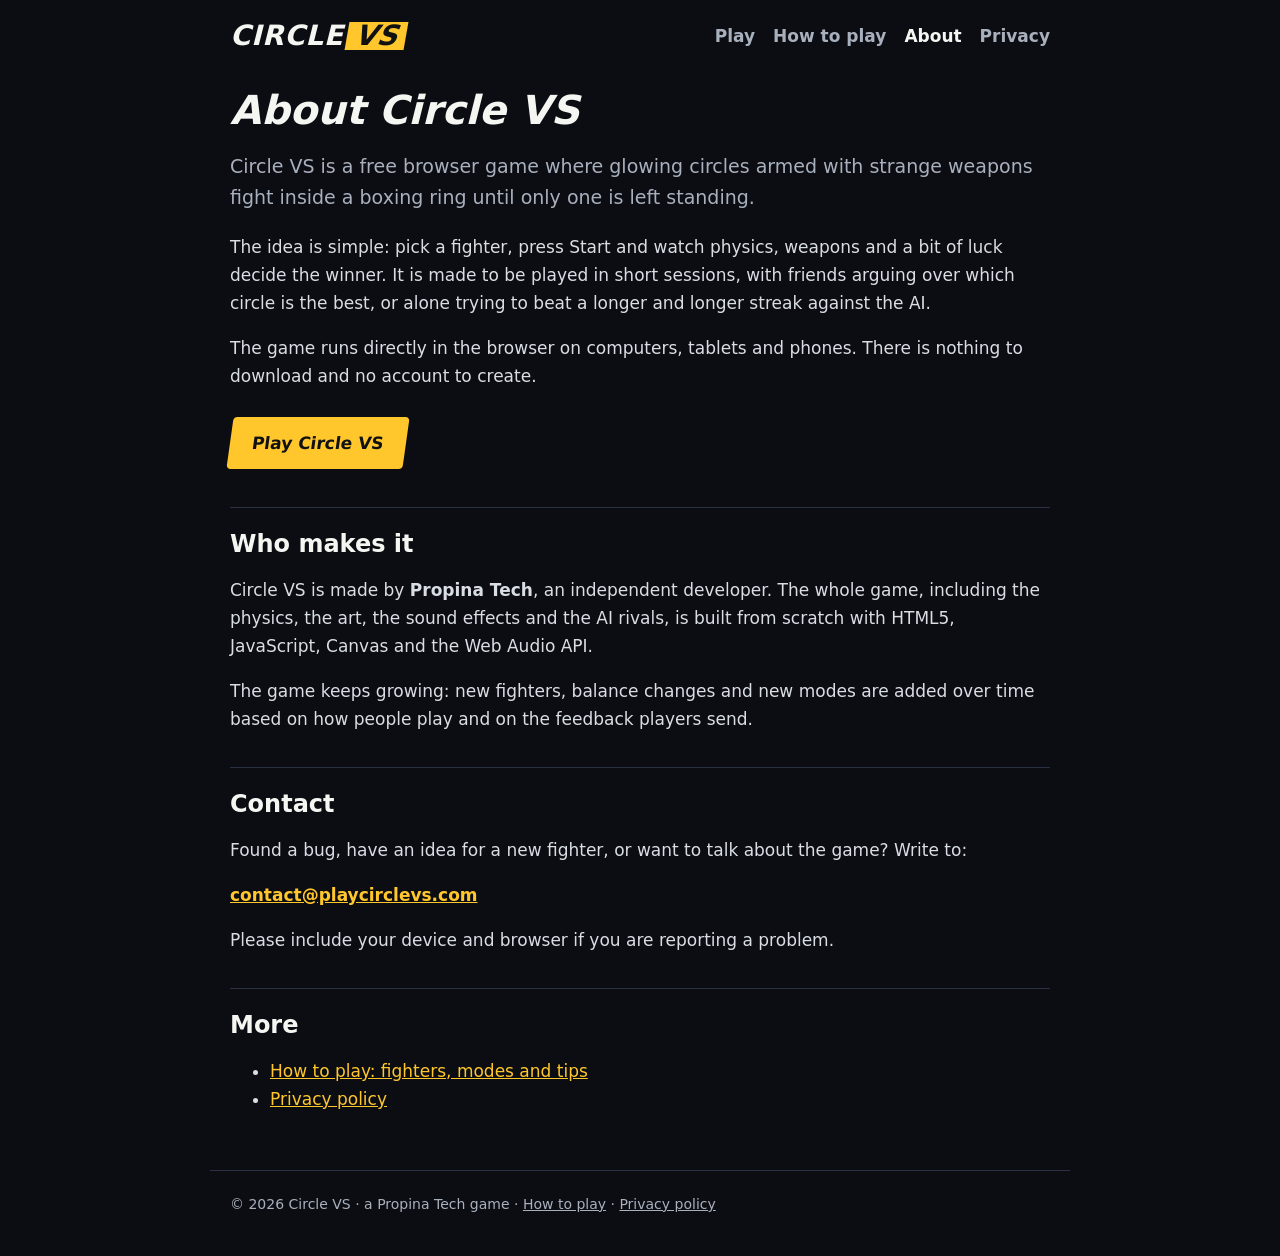
<file: about.html>
<!DOCTYPE html>
<html lang="en">
<head>
<meta charset="utf-8">
<meta name="viewport" content="width=device-width,initial-scale=1">
<meta name="google-adsense-account" content="ca-pub-6053857739577426">
<title>About Circle VS – Contact</title>
<meta name="description" content="About Circle VS, a free browser arena battler made by Propina Tech. Contact information for players, feedback and business inquiries.">
<link rel="stylesheet" href="/site.css">
</head>
<body>
<header class="top">
  <a class="logo" href="/">CIRCLE<span>VS</span></a>
  <nav><a href="/">Play</a><a href="/how-to-play">How to play</a><a href="/about" aria-current="page">About</a><a href="/privacy">Privacy</a></nav>
</header>
<main>
  <h1>About Circle VS</h1>
  <p class="lead">Circle VS is a free browser game where glowing circles armed with strange weapons fight inside a boxing ring until only one is left standing.</p>
  <p>The idea is simple: pick a fighter, press Start and watch physics, weapons and a bit of luck decide the winner. It is made to be played in short sessions, with friends arguing over which circle is the best, or alone trying to beat a longer and longer streak against the AI.</p>
  <p>The game runs directly in the browser on computers, tablets and phones. There is nothing to download and no account to create.</p>
  <a class="play" href="/">Play Circle VS</a>

  <h2>Who makes it</h2>
  <p>Circle VS is made by <b>Propina Tech</b>, an independent developer. The whole game, including the physics, the art, the sound effects and the AI rivals, is built from scratch with HTML5, JavaScript, Canvas and the Web Audio API.</p>
  <p>The game keeps growing: new fighters, balance changes and new modes are added over time based on how people play and on the feedback players send.</p>

  <h2>Contact</h2>
  <p>Found a bug, have an idea for a new fighter, or want to talk about the game? Write to:</p>
  <p><a href="mailto:contact@playcirclevs.com"><b>contact@playcirclevs.com</b></a></p>
  <p>Please include your device and browser if you are reporting a problem.</p>

  <h2>More</h2>
  <ul>
    <li><a href="/how-to-play">How to play: fighters, modes and tips</a></li>
    <li><a href="/privacy">Privacy policy</a></li>
  </ul>
</main>
<footer>© 2026 Circle VS · a Propina Tech game · <a href="/how-to-play">How to play</a> · <a href="/privacy">Privacy policy</a></footer>
</body>
</html>
</file>
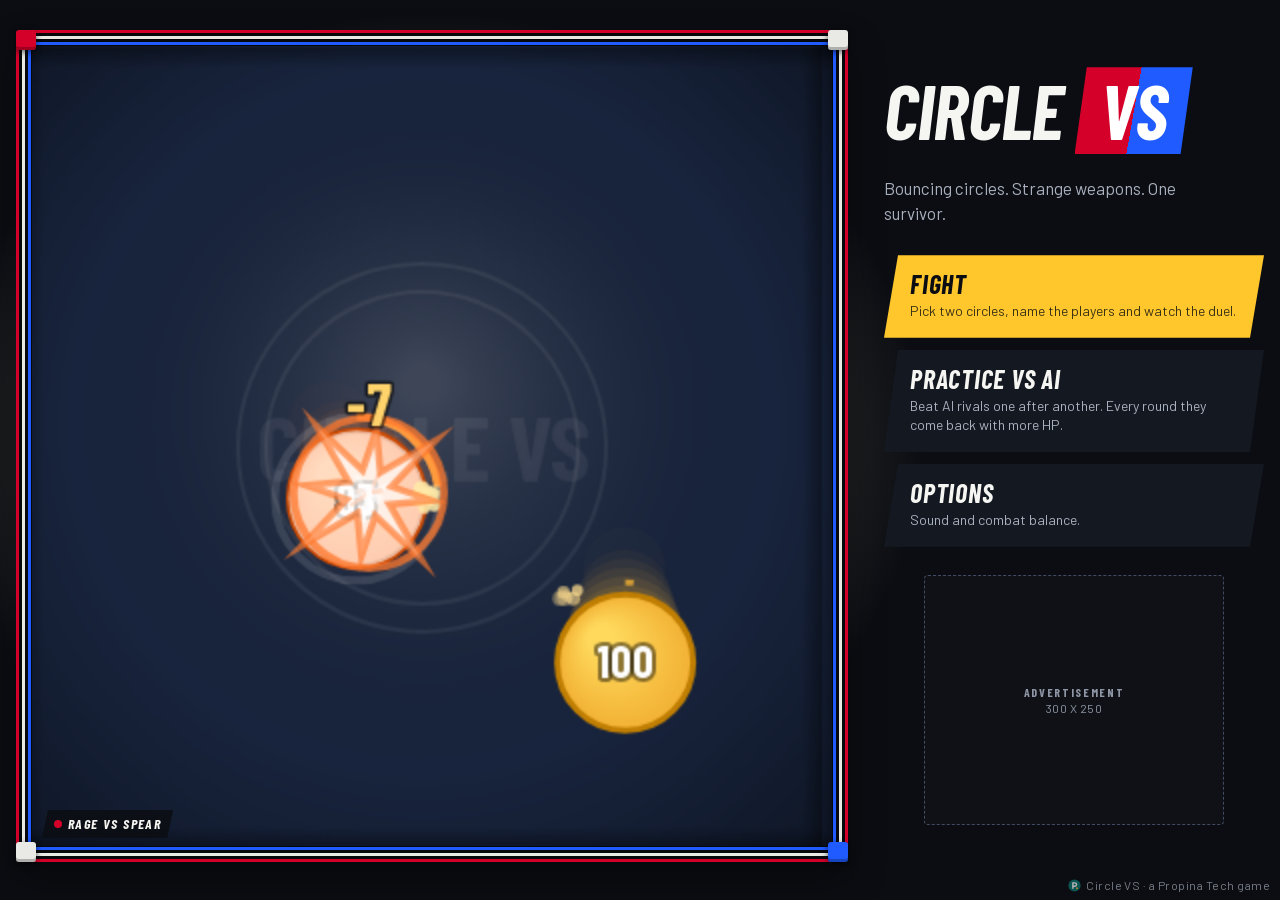
<file: cdg.html>
<!DOCTYPE html>
<html lang="en">
<head>
<meta charset="utf-8">
<meta name="viewport" content="width=device-width,initial-scale=1">
<meta name="theme-color" content="#0b0d12">
<title>Circle VS</title>
<link rel="icon" type="image/svg+xml" href="[data-uri]">
<style>
@font-face{font-family:"Barlow Condensed";font-style:normal;font-weight:700;font-display:swap;src:url([data-uri]) format("woff2")}
@font-face{font-family:"Barlow Condensed";font-style:italic;font-weight:700;font-display:swap;src:url([data-uri]) format("woff2")}
@font-face{font-family:"Barlow";font-style:normal;font-weight:400;font-display:swap;src:url([data-uri]) format("woff2")}
@font-face{font-family:"Barlow";font-style:normal;font-weight:700;font-display:swap;src:url([data-uri]) format("woff2")}

  /* mundo: transmisión de pelea. Negro de TV bajo una luz de ring, esquina roja (J1) y esquina azul (J2), dorado para la acción principal */
  :root{
    --bg:#0b0d12;--panel:#141821;--panel2:#1b2130;--line:#2a3142;--line2:#414b63;--text:#f5f5f2;--muted:#a9b0bd;
    --a:#d4002a;--b:#1f5bff;--aT:rgba(212,0,42,.16);--bT:rgba(31,91,255,.16);
    --gold:#ffc72c;--gold2:#ffd65c;--ink:#0b0d12;--mat:#18243d;
    --cond:"Barlow Condensed","Arial Narrow",system-ui,sans-serif;--body:"Barlow",system-ui,-apple-system,"Segoe UI",sans-serif;
    --cut:10px;
  }
  *{box-sizing:border-box}
  html{background:var(--bg)}
  body{margin:0;color:var(--text);font-family:var(--body);font-size:16px;line-height:1.45;caret-color:var(--gold);
    background:var(--bg);
    display:flex;flex-direction:column;align-items:center;padding:20px 16px 28px;min-height:100vh}
  ::selection{background:var(--gold);color:var(--ink)}
  :focus-visible{outline:3px solid var(--gold);outline-offset:3px}
  *{scrollbar-width:thin;scrollbar-color:var(--line2) var(--bg)}
  ::-webkit-scrollbar{width:10px;height:10px}
  ::-webkit-scrollbar-track{background:var(--bg)}
  ::-webkit-scrollbar-thumb{background:var(--line2);border-radius:10px;border:2px solid var(--bg)}
  ::-webkit-scrollbar-thumb:hover{background:var(--muted)}
  .hidden{display:none !important}

  h1{margin:0;display:flex;align-items:center;gap:.16em;font:700 clamp(48px,6vw,76px)/.9 var(--cond);letter-spacing:-.01em;text-transform:uppercase;color:var(--text)}
  h1 span,.grad{display:inline-flex;align-items:center;font-family:var(--cond);font-weight:700;color:#fff;line-height:1;padding:.06em .34em .08em;
    background:linear-gradient(100deg,var(--a) 0 50%,var(--b) 50% 100%);clip-path:polygon(.16em 0,100% 0,calc(100% - .16em) 100%,0 100%)}
  h2{margin:0;font:700 clamp(28px,3.4vw,38px)/1 var(--cond);text-transform:uppercase;letter-spacing:.005em;text-wrap:balance}
  h3{margin:0 0 12px;font:700 15px/1.1 var(--cond);letter-spacing:.12em;color:var(--muted);text-transform:uppercase}

  .credit{position:fixed;right:10px;bottom:6px;font-size:12px;color:var(--muted);opacity:.7;display:flex;align-items:center;gap:5px;letter-spacing:.04em;pointer-events:none;z-index:5}
  .credit svg{width:13px;height:13px;display:block}
  .screen{width:min(1280px,100%);flex:1;display:flex;flex-direction:column;gap:16px;min-height:0}
  .card{background:var(--panel);border:1px solid var(--line);border-radius:6px;padding:18px}

  /* botones: placas en paralelogramo, como gráficos de TV */
  button{font:700 17px/1 var(--cond);letter-spacing:.06em;text-transform:uppercase;border:0;border-radius:0;padding:12px 22px;cursor:pointer;color:var(--ink);background:var(--text);
    clip-path:polygon(var(--cut) 0,100% 0,calc(100% - var(--cut)) 100%,0 100%);transition:background-color .15s,color .15s,transform .08s,opacity .15s}
  button:active{transform:translateY(1px)}
  button:disabled{opacity:.35;cursor:not-allowed}
  button:focus-visible{outline:none;box-shadow:inset 0 0 0 3px var(--gold)}
  button.ghost{background:var(--panel2);color:var(--text)}
  button.ghost:hover{background:var(--line2)}
  button.sm{padding:9px 16px;font-size:15px}
  button.primary{background:var(--gold);color:var(--ink);font-size:20px}
  button.primary:hover:not(:disabled){background:var(--gold2)}
  button.primary:focus-visible{box-shadow:inset 0 0 0 3px var(--ink)}

  .field{display:flex;flex-direction:column;gap:6px;font:700 13px/1 var(--cond);color:var(--muted);letter-spacing:.12em;text-transform:uppercase}
  .field input{font:700 17px var(--body);letter-spacing:0;text-transform:none;color:var(--text);background:var(--bg);border:1px solid var(--line2);border-radius:4px;padding:10px 12px;outline:none;width:100%;transition:border-color .15s}
  .field input:focus{border-color:var(--gold)}
  .field input::placeholder{color:#8f97a6}
  .tag{font:700 14px/1 var(--cond);letter-spacing:.12em;text-transform:uppercase;color:var(--muted);border:1px solid var(--line2);padding:6px 10px;border-radius:3px;white-space:nowrap}

  /* ring: lona azul marino, cuerdas roja/blanca/azul y postes de esquina */
  .stage{position:relative;width:100%;aspect-ratio:1;padding:16px;border-radius:6px;background:#06080c;
    box-shadow:inset 0 0 0 3px var(--a),inset 0 0 0 6px #06080c,inset 0 0 0 9px #e9e9e6,inset 0 0 0 12px #06080c,inset 0 0 0 15px var(--b),0 18px 36px rgba(0,0,0,.35)}
  .stage .post{position:absolute;width:20px;height:20px;border-radius:3px;z-index:2;box-shadow:0 2px 6px rgba(0,0,0,.6),inset 0 -3px 0 rgba(0,0,0,.25)}
  .stage .p-tl{left:0;top:0;background:var(--a)}
  .stage .p-br{right:0;bottom:0;background:var(--b)}
  .stage .p-tr{right:0;top:0;background:#e9e9e6}
  .stage .p-bl{left:0;bottom:0;background:#e9e9e6}
  #c{display:block;width:100%;height:100%;border-radius:2px;background:var(--mat);touch-action:manipulation}
  .stageTag{position:absolute;left:26px;bottom:24px;font:700 14px/1 var(--cond);letter-spacing:.1em;color:var(--text);text-transform:uppercase;pointer-events:none;
    background:rgba(11,13,18,.86);padding:7px 12px 7px 26px;clip-path:polygon(6px 0,100% 0,calc(100% - 6px) 100%,0 100%)}
  .stageTag:empty{display:none}
  .stageTag::before{content:"";position:absolute;left:12px;top:50%;width:8px;height:8px;margin-top:-4px;border-radius:50%;background:var(--a)}

  /* menú */
  #scrMenu{display:grid;grid-template-columns:minmax(0,1fr) 380px;gap:36px;align-items:center}
  #scrMenu .stage{width:min(100%,calc(100vh - 60px));justify-self:center}
  .menuSide{display:flex;flex-direction:column;gap:12px}
  .tagline{color:var(--muted);margin:10px 0 18px;font-size:17px;max-width:34ch}
  .mbtn{display:grid;grid-template-columns:1fr;gap:4px;justify-items:start;text-align:left;width:100%;padding:16px 26px 17px;background:var(--panel);color:var(--text);
    --cut:14px;letter-spacing:0;text-transform:none}
  .mbtn:hover{background:var(--panel2)}
  .mbtn b{font:700 26px/1 var(--cond);letter-spacing:.03em;text-transform:uppercase}
  .mbtn small{font:400 14px/1.4 var(--body);color:var(--muted)}
  .mbtn.main{background:var(--gold);color:var(--ink)}
  .mbtn.main small{color:#3d3416}
  .mbtn.main:hover{background:var(--gold2)}
  .best{font-size:15px;color:var(--muted);margin-top:4px}
  .best b{color:var(--gold)}

  /* selección */
  .selHead{display:flex;align-items:center;gap:16px;flex-wrap:wrap}
  #scrSelect .body{flex:1;display:grid;grid-template-columns:330px minmax(0,1fr) 300px;gap:18px;min-height:0}
  .list{display:flex;flex-direction:column;gap:4px;overflow:auto;max-height:calc(100vh - 120px);padding:2px 4px 2px 2px}
  .ch{display:grid;grid-template-columns:56px 1fr auto;align-items:center;gap:12px;background:var(--panel);color:var(--text);text-align:left;padding:6px 14px 6px 8px;
    --cut:0px;border-radius:4px;letter-spacing:0;text-transform:none;font:400 15px var(--body);box-shadow:inset 0 0 0 1px var(--line)}
  .ch:hover,.ch.hover{background:var(--panel2);box-shadow:inset 0 0 0 1px var(--line2)}
  .ch canvas{width:56px;height:56px}
  .ch b{display:block;font:700 20px/1.05 var(--cond);letter-spacing:.03em;text-transform:uppercase}
  .ch small{display:block;font-size:13px;color:var(--muted);line-height:1.3}
  .ch .tag{border:0;color:#fff;font-size:13px;padding:5px 8px;border-radius:2px}
  .ch.sel1{background:var(--aT);box-shadow:inset 0 0 0 2px var(--a)}
  .ch.sel2{background:var(--bT);box-shadow:inset 0 0 0 2px var(--b)}
  .ch.sel1.sel2{box-shadow:inset 0 0 0 2px var(--a),inset 0 0 0 4px var(--b)}
  .prev{display:flex;flex-direction:column;gap:14px;align-items:center;min-width:0}
  .prev .stage{width:min(100%,calc(100vh - 210px))}
  .prevInfo{text-align:center}
  .prevInfo b{font:700 30px/1 var(--cond);letter-spacing:.03em;text-transform:uppercase}
  .prevInfo p{margin:6px 0 0;color:var(--muted);font-size:15px}
  .slots{display:flex;flex-direction:column;gap:10px}
  .slot{background:rgba(212,0,42,.06);border-radius:6px;padding:14px;display:flex;flex-direction:column;gap:12px;cursor:pointer;box-shadow:inset 0 0 0 1px rgba(212,0,42,.45);transition:box-shadow .15s,background-color .15s}
  .slot.p2{background:rgba(31,91,255,.06);box-shadow:inset 0 0 0 1px rgba(31,91,255,.5)}
  .slot.active{background:var(--aT);box-shadow:inset 0 0 0 3px var(--a)}
  .slot.p2.active{background:var(--bT);box-shadow:inset 0 0 0 3px var(--b)}
  .slot.locked{cursor:default}
  .slot .top{display:flex;align-items:center;gap:12px}
  .slot .sw{width:34px;height:34px;border-radius:50%;background:var(--panel2);flex:none;display:flex;align-items:center;justify-content:center;font:700 18px var(--cond);color:var(--muted);box-shadow:inset 0 0 0 1px var(--line2)}
  .slot .who{font:700 24px/1 var(--cond);color:var(--text);letter-spacing:.02em;overflow:hidden;text-overflow:ellipsis;white-space:nowrap}
  .slot .what{font:700 15px/1.2 var(--body);color:var(--muted);margin-top:3px}
  .slot .top > div:last-child{min-width:0}
  .slots .vs{align-self:center;font-size:24px;letter-spacing:.04em}
  .slots .primary{padding:16px;margin-top:4px}
  .hint{font-size:13px;color:var(--muted);text-align:center;margin:0}

  /* combate: marcador de transmisión */
  .roundTag{align-self:center;font:700 16px/1 var(--cond);letter-spacing:.14em;color:var(--ink);background:var(--gold);padding:7px 18px;clip-path:polygon(8px 0,100% 0,calc(100% - 8px) 100%,0 100%)}
  .roundTag:empty{display:none}
  .hud{display:grid;grid-template-columns:1fr auto 1fr;gap:0;align-items:stretch;width:min(100%,calc(100vh - 170px));margin:0 auto;background:var(--panel);border-radius:4px;overflow:hidden;box-shadow:0 10px 24px rgba(0,0,0,.4)}
  .hp{padding:10px 14px 12px;min-width:0;background:linear-gradient(90deg,var(--aT),transparent 75%)}
  .hp.right{background:linear-gradient(270deg,var(--bT),transparent 75%)}
  .hp .name{display:flex;justify-content:space-between;align-items:flex-end;margin-bottom:8px;gap:8px}
  .hp .name > div{min-width:0}
  .hp .name span{display:block;font:700 22px/1 var(--cond);letter-spacing:.03em;text-transform:uppercase;white-space:nowrap;overflow:hidden;text-overflow:ellipsis}
  .hp .name small{color:var(--muted);font-size:13px;display:block;margin-top:3px;white-space:nowrap;overflow:hidden;text-overflow:ellipsis}
  .hp .name b{font:700 38px/.85 var(--cond);font-variant-numeric:tabular-nums}
  .hp.right .name{flex-direction:row-reverse;text-align:right}
  .bar{height:12px;background:#06080c;border-radius:2px;overflow:hidden}
  .hp.right .bar{transform:scaleX(-1)}
  .bar i{display:block;height:100%;width:100%;transition:width .12s linear}
  .hud .vs{display:grid;place-items:center;padding:0 12px;font:700 22px/1 var(--cond);color:var(--ink);background:var(--gold);letter-spacing:.04em}
  #scrGame .stage{width:min(100%,calc(100vh - 210px));margin:0 auto}
  .overlay{position:absolute;inset:16px;z-index:3;display:flex;flex-direction:column;align-items:center;justify-content:center;gap:12px;background:rgba(6,8,12,.86);text-align:center;padding:24px;animation:ovIn .3s cubic-bezier(.16,1,.3,1)}
  @keyframes ovIn{from{opacity:.4;clip-path:inset(46% 0 46% 0)}to{opacity:1;clip-path:inset(0 0 0 0)}}
  .overlay h2{font-size:clamp(30px,5vw,48px);max-width:14ch}
  .overlay .kicker{font:700 15px/1 var(--cond);letter-spacing:.14em;color:var(--ink);background:var(--gold);padding:6px 14px;clip-path:polygon(7px 0,100% 0,calc(100% - 7px) 100%,0 100%)}
  .overlay .kicker:empty{display:none}
  .overlay p{margin:0;color:var(--muted);font-size:16px;max-width:46ch;line-height:1.5}
  .overlay p b{color:var(--text)}
  .row{display:flex;gap:8px;justify-content:center;flex-wrap:wrap}

  /* anuncios: espacios del proveedor, sin decoración */
  .ad{display:flex;flex-direction:column;align-items:center;justify-content:center;gap:2px;border:1px dashed var(--line2);border-radius:4px;background:rgba(255,255,255,.02);color:#8f97a6;font:700 12px var(--cond);letter-spacing:.14em;text-transform:uppercase;flex:none;margin:0 auto;overflow:hidden}
  .ad small{font:400 12px var(--body);letter-spacing:.04em}
  .ad-rect{width:300px;height:250px}
  .ad-sky{width:160px;height:600px}
  .ad-mob{width:320px;height:50px;display:none}
  body.noads .ad{display:none !important}
  .gameWrap{display:grid;grid-template-columns:160px minmax(0,1fr) 160px;gap:24px;align-items:start}
  .gameMain{display:flex;flex-direction:column;gap:14px;min-width:0}

  /* opciones */
  .optGrid{display:grid;grid-template-columns:280px minmax(0,1fr);gap:16px;align-items:start}
  .optCol{display:flex;flex-direction:column;gap:10px}
  .optCol button{width:100%}
  .controls{display:grid;grid-template-columns:repeat(3,minmax(0,1fr));gap:16px 24px}
  .controls label{font-size:14px;color:var(--muted);display:flex;flex-direction:column;gap:6px}
  .controls label span{display:flex;justify-content:space-between;gap:8px}
  .controls label span b{color:var(--text);font:700 17px/1 var(--cond);font-variant-numeric:tabular-nums}
  input[type=range]{-webkit-appearance:none;appearance:none;width:100%;height:22px;background:transparent;cursor:pointer;accent-color:var(--gold)}
  input[type=range]::-webkit-slider-runnable-track{height:6px;border-radius:2px;background:var(--line2)}
  input[type=range]::-moz-range-track{height:6px;border-radius:2px;background:var(--line2)}
  input[type=range]::-webkit-slider-thumb{-webkit-appearance:none;width:12px;height:22px;margin-top:-8px;border:0;border-radius:2px;background:var(--gold);box-shadow:0 2px 4px rgba(0,0,0,.5)}
  input[type=range]::-moz-range-thumb{width:12px;height:22px;border:0;border-radius:2px;background:var(--gold)}

  /* una sola luz cenital, sobre el ring */
  /* color del luchador como punto junto al nombre; las barras son de esquina */
  .hp .name span::before{content:"";display:inline-block;width:.42em;height:.42em;border-radius:50%;background:var(--fc,#888);margin-right:.3em;vertical-align:.12em}
  /* ficha de la pelea: esquina roja frente a esquina azul */
  .tape{display:grid;grid-template-columns:minmax(0,1fr) auto minmax(0,1fr);align-items:center;gap:12px;margin:2px 0 8px}
  .tape + br{display:none}
  .tape .c{padding:12px 14px;border-radius:4px;color:var(--muted);text-align:left;min-width:0}
  .tape .r{background:var(--aT);box-shadow:inset 0 0 0 2px var(--a)}
  .tape .bl{background:var(--bT);box-shadow:inset 0 0 0 2px var(--b);text-align:right}
  .tape b{display:block;font:700 26px/1.05 var(--cond);color:var(--text);overflow:hidden;text-overflow:ellipsis;white-space:nowrap}
  .tape .vx{font:700 18px/1 var(--cond);text-transform:uppercase;color:var(--ink);background:var(--gold);padding:6px 10px;clip-path:polygon(5px 0,100% 0,calc(100% - 5px) 100%,0 100%)}
  /* cursiva de transmisión en las líneas de display */
  h1,h2,h3,button,.mbtn b,.roundTag,.overlay .kicker,.stageTag,.hp .name span,.hp .name b,.hud .vs,.ch b,.slot .who,.prevInfo b,.tag,.field,.tape b,.tape .vx{font-style:italic}
  .mbtn small,.ch small{font-style:normal}
  /* una sola luz cenital sobre cada ring, recortada por su contenedor para no ensanchar la página */
  html,body{overflow-x:clip}
  #scrMenu,#scrSelect .prev,#scrGame .gameMain{isolation:isolate}
  .stage::before{content:"";position:absolute;inset:-2% -9% 0;z-index:-1;pointer-events:none;background:radial-gradient(closest-side,rgba(255,240,210,.14) 0 72%,rgba(255,240,210,.06) 88%,rgba(255,240,210,0) 100%)}
  @media (max-width:1300px){.gameWrap{grid-template-columns:minmax(0,1fr)}.ad-sky{display:none}}
  @media (max-width:1100px){#scrSelect .body{grid-template-columns:280px minmax(0,1fr)}.slots{grid-column:1 / -1}.controls{grid-template-columns:repeat(2,minmax(0,1fr))}}
  @media (max-width:820px){.ad-mob{display:flex}.credit{position:static;margin-top:18px;align-self:flex-end}.screen{flex:none}#scrMenu{grid-template-columns:1fr;gap:22px}#scrMenu .stage{width:min(100%,60vh)}#scrSelect .body{display:flex;flex-direction:column;flex:none}.prev{order:1}.list{order:2;max-height:none}.slots{order:3}.prev .stage{width:min(100%,60vh)}.optGrid{grid-template-columns:1fr}.controls{grid-template-columns:1fr}
    .stage{padding:12px;box-shadow:inset 0 0 0 2px var(--a),inset 0 0 0 4px #06080c,inset 0 0 0 6px #e9e9e6,inset 0 0 0 8px #06080c,inset 0 0 0 10px var(--b),0 16px 30px rgba(0,0,0,.5)}
    .stage .post{width:15px;height:15px}.overlay{inset:12px}.stageTag{left:20px;bottom:18px}
    .hp{padding:8px 10px 10px}.hp .name span{font-size:18px}.hp .name b{font-size:28px}.hud .vs{padding:0 8px;font-size:18px}}
  @media (prefers-reduced-motion:reduce){*{animation:none !important;transition:none !important}}
</style>
</head>
<body>
<!-- ============ MENU ============ -->
<section id="scrMenu" class="screen">
  <div class="stage" id="menuStage"><div class="stageTag" id="demoTag"></div></div>
  <div class="menuSide">
    <h1>CIRCLE <span>VS</span></h1>
    <p class="tagline">Bouncing circles. Strange weapons. One survivor.</p>
    <button class="mbtn main" id="modeFree"><b>Fight</b><small>Pick two circles, name the players and watch the duel.</small></button>
    <button class="mbtn" id="modeAi"><b>Practice vs AI</b><small>Beat AI rivals one after another. Every round they come back with more HP.</small></button>
    <button class="mbtn" id="modeOpt"><b>Options</b><small>Sound and combat balance.</small></button>
    <div class="best" id="bestLine"></div>
    <div class="ad ad-rect" data-ad-slot="menu">Advertisement<small>300 x 250</small></div> <!-- ANUNCIO: reemplazar por el código del proveedor -->
  </div>
</section>

<!-- ============ SELECT ============ -->
<section id="scrSelect" class="screen hidden">
  <div class="selHead">
    <button class="ghost sm" id="backMenu">Back</button>
    <h2 id="selTitle">Choose a circle</h2><span class="tag" id="selKicker">Fight</span>
  </div>
  <div class="body">
    <div class="list" id="grid"></div>
    <div class="prev">
      <div class="stage" id="prevStage"><div class="stageTag">Preview vs neutral ball</div></div>
      <div class="prevInfo"><b id="prevName"></b><p id="prevDesc"></p></div>
    </div>
    <div class="slots">
      <div class="slot active" id="pick1">
        <div class="top"><div class="sw" id="sw1"></div><div><div class="who" id="who1">PLAYER 1</div><div class="what" id="what1">Not chosen</div></div></div>
        <label class="field">Name<input id="nameIn" maxlength="14" autocomplete="off"></label>
      </div>
      <div class="vs grad">VS</div>
      <div class="slot p2" id="pick2">
        <div class="top"><div class="sw" id="sw2"></div><div><div class="who" id="who2">PLAYER 2</div><div class="what" id="what2">Not chosen</div></div></div>
        <label class="field" id="p2NameWrap">Name<input id="p2NameIn" maxlength="14" autocomplete="off"></label>
      </div>
      <button class="primary" id="fightBtn" disabled>Start</button>
      <p class="hint" id="selHint"></p>
      <div class="ad ad-rect" data-ad-slot="select">Advertisement<small>300 x 250</small></div> <!-- ANUNCIO: reemplazar por el código del proveedor -->
    </div>
  </div>
</section>

<!-- ============ GAME ============ -->
<section id="scrGame" class="screen hidden">
  <div class="gameWrap">
    <div class="ad ad-sky" data-ad-slot="game-left">Advertisement<small>160 x 600</small></div> <!-- ANUNCIO: reemplazar por el código del proveedor -->
    <div class="gameMain">
      <div class="roundTag" id="roundTag"></div>
      <div class="hud">
        <div class="hp"><div class="name"><div><span id="n1"></span><small id="ty1"></small></div><b id="h1">100</b></div><div class="bar"><i id="b1"></i></div></div>
        <div class="vs">VS</div>
        <div class="hp right"><div class="name"><div><span id="n2"></span><small id="ty2"></small></div><b id="h2">100</b></div><div class="bar"><i id="b2"></i></div></div>
      </div>
      <div class="stage" id="stage">
        <canvas id="c"></canvas>
        <div class="overlay" id="ov">
          <h2 id="ovTitle"></h2>
          <div class="kicker" id="ovKicker"></div>
          <p id="ovText"></p>
          <div class="row" id="ovBtns"></div>
        </div>
      </div>
      <div class="row">
        <button class="ghost sm" id="pauseBtn">Pause</button>
        <button class="ghost sm" id="muteBtn">Sound: On</button>
        <button class="ghost sm" id="menuBtn">Menu</button>
      </div>
      <div class="ad ad-mob" data-ad-slot="game-mobile">Advertisement<small>320 x 50</small></div> <!-- ANUNCIO: reemplazar por el código del proveedor -->
    </div>
    <div class="ad ad-sky" data-ad-slot="game-right">Advertisement<small>160 x 600</small></div> <!-- ANUNCIO: reemplazar por el código del proveedor -->
  </div>
</section>

<!-- ============ OPTIONS ============ -->
<section id="scrOptions" class="screen hidden">
  <div class="selHead">
    <button class="ghost sm" id="optBack">Back</button>
    <h2>Options</h2><span class="tag">Settings</span>
  </div>
  <div class="optGrid">
    <div class="optCol">
      <div class="card"><h3>Audio and display</h3>
        <div class="optCol">
          <button class="ghost" id="optSound">Sound: On</button>
          <button class="ghost" id="optFlash">Screen flash: On</button>
        </div>
      </div>
      <div class="card"><h3>Data</h3>
        <div class="optCol">
          <button class="ghost" id="optDefaults">Restore default balance</button>
          <button class="ghost" id="optBest">Reset best streak</button>
        </div>
      </div>
      <div class="ad ad-rect" data-ad-slot="options">Advertisement<small>300 x 250</small></div> <!-- ANUNCIO: reemplazar por el código del proveedor -->
    </div>
    <div class="card"><h3>Combat balance</h3>
    <div class="controls">
    <label><span>Starting HP (next fight) <b id="vHp">100</b></span><input type="range" id="sHp" min="20" max="200" step="10" value="100"></label>
    <label><span>Speed <b id="vSpeed">400</b></span><input type="range" id="sSpeed" min="150" max="800" step="10" value="400"></label>
    <label><span>Weapon spin <b id="vSpin">1.0x</b></span><input type="range" id="sSpin" min="0.3" max="3" step="0.1" value="1"></label>
    <label><span>Weapon aim <b id="vAim">100%</b></span><input type="range" id="sAim" min="0" max="1" step="0.1" value="1"></label>
    <label><span>Sword damage <b id="vSword">5</b></span><input type="range" id="sSword" min="1" max="20" step="1" value="5"></label>
    <label><span>Vampire drain <b id="vDrain">10</b></span><input type="range" id="sDrain" min="1" max="20" step="1" value="10"></label>
    <label><span>Bite duration (s) <b id="vLatch">2.5</b></span><input type="range" id="sLatch" min="0.5" max="6" step="0.5" value="2.5"></label>
    <label><span>Spear damage <b id="vSpearDmg">7</b></span><input type="range" id="sSpearDmg" min="1" max="30" step="1" value="7"></label>
    <label><span>Spear cooldown (s) <b id="vSpearCd">2.5</b></span><input type="range" id="sSpearCd" min="0.5" max="6" step="0.5" value="2.5"></label>
    <label><span>Rage damage <b id="vRageDmg">9</b></span><input type="range" id="sRageDmg" min="1" max="30" step="1" value="9"></label>
    <label><span>Rage cooldown (s) <b id="vRageCd">20</b></span><input type="range" id="sRageCd" min="5" max="40" step="1" value="20"></label>
    <label><span>Rage duration (s) <b id="vRageDur">5.0</b></span><input type="range" id="sRageDur" min="1" max="12" step="0.5" value="5"></label>
    <label><span>Splitter cooldown (s) <b id="vDivCd">10.0</b></span><input type="range" id="sDivCd" min="2" max="20" step="0.5" value="10"></label>
    <label><span>Harpoon damage (every 0.2 s) <b id="vHarpDmg">1</b></span><input type="range" id="sHarpDmg" min="1" max="5" step="1" value="1"></label>
    <label><span>Harpoon cooldown (s) <b id="vHarpCd">0.75</b></span><input type="range" id="sHarpCd" min="0.5" max="15" step="0.25" value="0.75"></label>
    <label><span>Bolt damage <b id="vElecDmg">8</b></span><input type="range" id="sElecDmg" min="1" max="20" step="1" value="8"></label>
    <label><span>Bolt cooldown (s) <b id="vElecCd">6.0</b></span><input type="range" id="sElecCd" min="0.5" max="10" step="0.5" value="6"></label>
    <label><span>Thrown shield damage <b id="vShieldDmg">8</b></span><input type="range" id="sShieldDmg" min="1" max="25" step="1" value="8"></label>
    <label><span>Shield cooldown (s) <b id="vShieldCd">4.0</b></span><input type="range" id="sShieldCd" min="1" max="12" step="0.5" value="4"></label>
    <label><span>Max damage per pellet <b id="vGunDmg">2</b></span><input type="range" id="sGunDmg" min="1" max="10" step="1" value="2"></label>
    <label><span>Shotgun cooldown (s) <b id="vGunCd">3.0</b></span><input type="range" id="sGunCd" min="0.5" max="8" step="0.5" value="3"></label>
    </div>
    </div>
  </div>
</section>

<div class="credit"><svg role="img" aria-label="Propina Tech" xmlns="http://www.w3.org/2000/svg" viewBox="0 0 64 64"><g transform="translate(0 0) scale(1.0)"><circle cx="32" cy="32" r="30" fill="#0F766E"/><path d="M24 46V19h9.5a8.5 8.5 0 0 1 0 17H24" fill="none" stroke="#FFFFFF" stroke-width="7" stroke-linecap="round" stroke-linejoin="round"/><circle cx="44" cy="45" r="5" fill="#F2A93B"/></g></svg><span>Circle VS · a Propina Tech game</span></div>

<script>
(() => {
  const cv = document.getElementById('c'); let ctx = cv.getContext('2d');
  const W = 400;
  const dpr = Math.min(2, window.devicePixelRatio || 1);
  cv.width = W * dpr; cv.height = W * dpr; ctx.scale(dpr, dpr);

  const cfg = { hp:100, speed:400, swordDmg:5, drain:10, latch:2.5, spin:1, spearDmg:7, spearCd:2.5, rageDmg:9, rageCd:20, rageDur:5, divCd:10, harpDmg:1, harpCd:0.75, elecDmg:8, elecCd:6, shieldDmg:8, shieldCd:4, gunDmg:2, gunCd:3, aim:1 };  const GUN_PELLETS = 6, GUN_SPREAD = 0.55, GUN_SPEED = 520, GUN_RANGE = 260;
  const SHIELD_ARC = 0.8, SHIELD_SPEED = 560, SHIELD_RETURN = 680; // SHIELD_ARC: medio ángulo que cubre (radianes)
  const ELEC_RANGE = 50; // distancia entre bordes
  const HARP_SPEED = 620, REEL_SPEED = 340, HARP_BOUNCES = 6, HARP_TICK = 0.2;
  const ORB_R = 11, ORB_SPEED = 420, ORB_BOUNCES = 3, ORB_LIFE = 4;
  const RAGE_SPEED = 1.8, RAGE_SIZE = 1.25, RAGE_REFUND = 0.4; // segundos de cooldown que se descuentan por cada punto de daño recibido
  const SPEAR_LEN = 58, SPEAR_SPEED = 780;
  const R = 34, BLADE_START = 12, BLADE_LEN = 62, FANG_LEN = 13;
  const TYPES = {
    sword: { name:'Sword',   colors:['#4da3ff','#2fd1c0'] },
    vamp:  { name:'Vampire', colors:['#e0445a','#a463f2'] },
    spear: { name:'Spear',   colors:['#f2b134','#7cd65a'] },
    rage:  { name:'Rage',    colors:['#ff7a2f','#c34bd6'] },
    div:   { name:'Splitter', colors:['#36c6e0','#e8e8f0'] },
    harp:  { name:'Harpoon', colors:['#2ec27e','#e6d35a'] },
    elec:  { name:'Electric', colors:['#8f7bff','#f0e45a'] },
    shield:{ name:'Shield',  colors:['#7f8fa6','#c88a3a'] },
    gun:   { name:'Shotgun', colors:['#ff5fa2','#a0d468'] },
    dummy: { name:'Dummy',   colors:['#6b7280','#6b7280'] } // bola neutra de la vista previa
  };

  let F = [], spears = [], orbs = [], zaps = [], pellets = [], latch = null, running = false, over = false, parts = [], texts = [], shake = 0, acc = 0, last = 0, matchT = 0, sdOn = false;
  let scene = 'demo'; // 'demo' (menú), 'preview' (selección), 'game' (combate real)
  // efectos estilo anime: ondas, chispas de impacto, congelado del golpe, destello, líneas de enfoque y K.O.
  let fx = [], hitstop = 0, flashA = 0, flashC = '#ffffff', focusT = 0, focusX = 200, focusY = 200, ko = null, fxFlash = true;

  const rnd = (a,b) => a + Math.random()*(b-a);

  // --------- sonido (sintetizado con Web Audio) ---------
  let ac = null, master = null, muted = false, noiseBuf = null;
  const lastPlay = {};
  function initAudio() {
    if (ac) { if (ac.state === 'suspended') ac.resume(); return; }
    try {
      ac = new (window.AudioContext || window.webkitAudioContext)();
      master = ac.createGain(); master.gain.value = 0.5; master.connect(ac.destination);
      noiseBuf = ac.createBuffer(1, ac.sampleRate, ac.sampleRate);
      const d = noiseBuf.getChannelData(0); for (let i=0;i<d.length;i++) d[i] = Math.random()*2 - 1;
    } catch (e) { ac = null; }
  }
  function tone(type, f0, f1, dur, vol, delay = 0) {
    const t = ac.currentTime + delay, o = ac.createOscillator(), g = ac.createGain();
    o.type = type; o.frequency.setValueAtTime(f0, t); o.frequency.exponentialRampToValueAtTime(Math.max(20, f1), t + dur);
    g.gain.setValueAtTime(0.0001, t); g.gain.exponentialRampToValueAtTime(vol, t + 0.008); g.gain.exponentialRampToValueAtTime(0.0001, t + dur);
    o.connect(g); g.connect(master); o.start(t); o.stop(t + dur + 0.02);
  }
  function noise(dur, vol, freq, q = 1, type = 'bandpass', delay = 0) {
    const t = ac.currentTime + delay, src = ac.createBufferSource(), fl = ac.createBiquadFilter(), g = ac.createGain();
    src.buffer = noiseBuf; fl.type = type; fl.frequency.value = freq; fl.Q.value = q;
    g.gain.setValueAtTime(vol, t); g.gain.exponentialRampToValueAtTime(0.0001, t + dur);
    src.connect(fl); fl.connect(g); g.connect(master); src.start(t); src.stop(t + dur + 0.02);
  }
  const SFX = {
    wall:     () => tone('sine', 180, 90, 0.07, 0.12),
    bump:     () => { tone('sine', 140, 60, 0.12, 0.3); noise(0.06, 0.15, 800); },
    sword:    () => { tone('square', 1400, 900, 0.12, 0.12); tone('triangle', 2600, 2000, 0.25, 0.1); noise(0.08, 0.25, 3500, 2); },
    bite:     () => { noise(0.09, 0.4, 1200, 3); noise(0.07, 0.3, 700, 3, 'bandpass', 0.07); },
    drain:    () => tone('sine', 220, 160, 0.14, 0.12),
    release:  () => tone('triangle', 300, 600, 0.12, 0.12),
    throw:    () => noise(0.22, 0.25, 1800, 0.8, 'highpass'),
    spearHit: () => { tone('sine', 220, 70, 0.18, 0.35); noise(0.1, 0.3, 1500, 1.5); },
    stick:    () => { tone('square', 600, 300, 0.05, 0.08); noise(0.05, 0.15, 2500, 2); },
    rage:     () => { tone('sawtooth', 90, 45, 0.7, 0.3); tone('sawtooth', 135, 60, 0.7, 0.18); noise(0.6, 0.25, 400, 0.7, 'lowpass'); },
    rageHit:  () => { tone('sine', 110, 40, 0.3, 0.5); noise(0.18, 0.4, 600, 0.8, 'lowpass'); },
    calm:     () => tone('sine', 300, 150, 0.3, 0.1),
    orb:      () => tone('sine', 400, 1200, 0.18, 0.15),
    orbWall:  () => tone('sine', 1500, 1300, 0.08, 0.08),
    orbHit:   () => { tone('triangle', 1200, 150, 0.45, 0.25); tone('sine', 600, 75, 0.45, 0.2); },
    win:      () => [523, 659, 784, 1047].forEach((f, i) => tone('triangle', f, f, 0.25, 0.18, i*0.12)),
    harpThrow:() => { noise(0.18, 0.22, 1400, 0.8, 'highpass'); tone('triangle', 500, 250, 0.12, 0.1); },
    harpWall: () => { tone('square', 900, 700, 0.05, 0.07); tone('sine', 1800, 1600, 0.06, 0.05); },
    harpHit:  () => { tone('sine', 260, 90, 0.2, 0.35); noise(0.12, 0.3, 1100, 2); },
    reel:     () => tone('square', 320, 280, 0.03, 0.06),
    zap:      () => { noise(0.2, 0.35, 4000, 0.7, 'highpass'); tone('square', 120, 60, 0.18, 0.15); tone('sawtooth', 900, 200, 0.15, 0.08); },
    block:    () => { tone('square', 1800, 1500, 0.08, 0.1); tone('triangle', 900, 850, 0.3, 0.14); noise(0.05, 0.2, 5000, 2); },
    shieldHit:() => { tone('triangle', 700, 400, 0.25, 0.25); tone('sine', 180, 80, 0.2, 0.3); },
    catch:    () => tone('triangle', 1100, 1100, 0.08, 0.1),
    shotgun:  () => { noise(0.35, 0.55, 500, 0.6, 'lowpass'); tone('sine', 120, 40, 0.3, 0.45); noise(0.08, 0.3, 3000, 1, 'highpass'); },
    pop:      () => { noise(0.05, 0.25, rnd(1800, 3200), 3); },
    sudden:   () => { tone('sawtooth', 110, 55, 0.9, 0.25); tone('square', 165, 80, 0.9, 0.12, 0.1); noise(0.8, 0.2, 300, 0.7, 'lowpass'); },
    start:    () => [392, 523].forEach((f, i) => tone('triangle', f, f, 0.12, 0.15, i*0.09)),
  };
  function sfx(name, minGap = 0.04) {
    if (!ac || muted) return;
    if (scene !== 'game' && name !== 'catch') return; // la demo y la vista previa van en silencio
    const now = ac.currentTime;
    if (lastPlay[name] && now - lastPlay[name] < minGap) return;
    lastPlay[name] = now;
    try { SFX[name](); } catch (e) {}
  }
  const $ = id => document.getElementById(id);

  function makeFighter(type, x, y, idx, sameType, name, maxHp) {
    const a = rnd(0, Math.PI*2);
    maxHp = maxHp || cfg.hp;
    return {
      type, x, y, r:R, idx, maxHp,
      vx:Math.cos(a)*cfg.speed, vy:Math.sin(a)*cfg.speed,
      hp:maxHp, ang:rnd(0, Math.PI*2),
      spinDir: Math.random()<.5 ? 1 : -1,
      color: TYPES[type].colors[sameType && idx===1 ? 1 : 0],
      name: name || TYPES[type].name, typeName: TYPES[type].name,
      hitCd:0, latchCd:0, flash:0, dragged:false, harp:null, shieldP:null, cd: type === 'div' ? 3 : type === 'harp' ? 1.5 : type === 'elec' ? rnd(0.5, 1.5) : type === 'shield' ? 2 : type === 'gun' ? 1.5 : 1, rageT:cfg.rageCd + rnd(-2, 2), raging:0
    };
  }

  // Prepara un combate nuevo con los dos luchadores dados
  function reset(t1, t2, name1, name2, hp2) {
    const same = t1 === t2;
    F = [ makeFighter(t1, W*0.25, W/2 + rnd(-50,50), 0, same, name1), makeFighter(t2, W*0.75, W/2 + rnd(-50,50), 1, same, name2, hp2) ];
    latch = null; spears = []; orbs = []; zaps = []; pellets = []; parts = []; texts = []; over = false; shake = 0; running = false; matchT = 0; sdOn = false;
    fx = []; hitstop = 0; flashA = 0; focusT = 0; ko = null;
    if (scene === 'game') for (let i = 0; i < 2; i++) {
      $('n'+(i+1)).textContent = F[i].name; $('ty'+(i+1)).textContent = F[i].typeName;
      $('b'+(i+1)).style.background = i ? 'var(--b)' : 'var(--a)'; $('n'+(i+1)).style.setProperty('--fc', F[i].color);
    }
    updateHud(); draw();
  }

  function setSpeed(f) {
    const m = Math.hypot(f.vx, f.vy) || 1, sp = cfg.speed * (f.raging > 0 ? RAGE_SPEED : 1);
    f.vx = f.vx/m*sp; f.vy = f.vy/m*sp;
  }
  function wobble(f) { // pequeño giro aleatorio para que no se repitan trayectorias
    const a = rnd(-0.12, 0.12), c = Math.cos(a), s = Math.sin(a);
    const vx = f.vx*c - f.vy*s, vy = f.vx*s + f.vy*c; f.vx = vx; f.vy = vy;
  }

  // devuelve cuánto hubo que corregir para quedar dentro
  function walls(f) {
    let dx = 0, dy = 0;
    if (f.x - f.r < 0)  { dx = f.r - f.x; f.vx = Math.abs(f.vx); wobble(f); }
    if (f.x + f.r > W)  { dx = W - f.r - f.x; f.vx = -Math.abs(f.vx); wobble(f); }
    if (f.y - f.r < 0)  { dy = f.r - f.y; f.vy = Math.abs(f.vy); wobble(f); }
    if (f.y + f.r > W)  { dy = W - f.r - f.y; f.vy = -Math.abs(f.vy); wobble(f); }
    f.x += dx; f.y += dy;
    if (dx || dy) sfx('wall', 0.08);
    return [dx, dy];
  }

  function segDist(px,py, ax,ay, bx,by) {
    const abx=bx-ax, aby=by-ay, t=Math.max(0, Math.min(1, ((px-ax)*abx+(py-ay)*aby)/(abx*abx+aby*aby)));
    const cx=ax+abx*t, cy=ay+aby*t;
    return { d:Math.hypot(px-cx, py-cy), cx, cy };
  }

  function bladeSeg(f) {
    const c=Math.cos(f.ang), s=Math.sin(f.ang);
    return [f.x + c*(f.r+BLADE_START), f.y + s*(f.r+BLADE_START), f.x + c*(f.r+BLADE_START+BLADE_LEN), f.y + s*(f.r+BLADE_START+BLADE_LEN)];
  }
  function fangTips(f) {
    const out = [];
    for (const side of [-1, 1]) {
      const a = f.ang + side*0.2;
      out.push([f.x + Math.cos(a)*(f.r+FANG_LEN), f.y + Math.sin(a)*(f.r+FANG_LEN)]);
    }
    return out;
  }

  function addText(x, y, txt, color, big) { texts.push({x, y, txt, color, life:1, big}); }
  function flash(a, c) { if (!fxFlash || scene !== 'game') return; flashA = Math.max(flashA, a); flashC = c || '#ffffff'; }
  function focus(t, x, y) { focusT = Math.max(focusT, t); focusX = x; focusY = y; }
  // golpe con impacto: power 1 (normal), 2 (fuerte), 3 (brutal)
  function impact(x, y, power, color) {
    hitstop = Math.max(hitstop, [0, 0.035, 0.07, 0.12][power]);
    shake = Math.max(shake, 0.1 + 0.08*power);
    fx.push({ k:'ring', x, y, r:6, vr:240 + 140*power, w:3 + 2*power, life:0.35, max:0.35, color });
    fx.push({ k:'star', x, y, size:20 + 16*power, rot:rnd(0, Math.PI), life:0.1 + 0.05*power, max:0.1 + 0.05*power, color });
    for (let i = 0; i < 6 + 6*power; i++) {
      const a = rnd(0, Math.PI*2), v = rnd(260, 520 + 140*power);
      parts.push({ x, y, vx:Math.cos(a)*v, vy:Math.sin(a)*v, life:rnd(.15, .35), max:.35, color: i % 3 ? '#ffffff' : color, size:rnd(1.5, 3), streak:true });
    }
    if (power >= 2) flash(power >= 3 ? 0.5 : 0.22);
    if (power >= 3) focus(0.45, x, y);
  }
  function tickFx(dt) { // efectos que corren en tiempo real (también durante el congelado y el K.O.)
    for (const e of fx) { e.life -= dt; if (e.k === 'ring') e.r += e.vr*dt; }
    fx = fx.filter(e => e.life > 0);
    flashA = Math.max(0, flashA - dt*3); focusT = Math.max(0, focusT - dt);
    if (ko) ko.t += dt;
    if (running && hitstop <= 0) for (const f of F) { (f.trail = f.trail || []).push({ x:f.x, y:f.y, r:f.r }); if (f.trail.length > 7) f.trail.shift(); }
    else if (over) for (const f of F) if (f.trail && f.trail.length) f.trail.shift(); // la estela se apaga al terminar
  }
  function burst(x, y, color, n, sp) {
    for (let i=0;i<n;i++){ const a=rnd(0,Math.PI*2), v=rnd(40,sp); parts.push({x,y,vx:Math.cos(a)*v,vy:Math.sin(a)*v,life:rnd(.3,.7),max:.7,color,size:rnd(2,4)}); }
  }

  // ¿El escudo de o mira hacia el punto (sx, sy)? Si es así, bloquea el daño.
  function tryBlock(o, sx, sy) {
    if (o.type !== 'shield' || o.shieldP) return false;
    let d = Math.atan2(sy - o.y, sx - o.x) - o.ang; d = Math.atan2(Math.sin(d), Math.cos(d));
    if (Math.abs(d) > SHIELD_ARC) return false;
    const bx = o.x + Math.cos(o.ang)*(o.r + 8), by = o.y + Math.sin(o.ang)*(o.r + 8);
    addText(bx, by - 12, 'Blocked!', '#dfe6f0'); impact(bx, by, 1, '#ffffff');
    burst(bx, by, '#ffffff', 10, 220); sfx('block', 0.06);
    return true;
  }
  function updateShield(f, p, dt) {
    const o = F[0] === f ? F[1] : F[0];
    p.spin += dt*14; p.t += dt;
    if (p.state === 'out') {
      p.x += p.vx*dt; p.y += p.vy*dt;
      if (p.x < 0 || p.x > W || p.y < 0 || p.y > W || p.t > 0.9) { p.state = 'back'; p.x = Math.max(0, Math.min(W, p.x)); p.y = Math.max(0, Math.min(W, p.y)); sfx('stick'); }
    } else {
      const dx = f.x - p.x, dy = f.y - p.y, d = Math.hypot(dx, dy) || 1;
      const step = SHIELD_RETURN*dt;
      if (d <= f.r + step) { f.shieldP = null; f.cd = cfg.shieldCd; sfx('catch'); return; }
      p.x += dx/d*step; p.y += dy/d*step;
    }
    if (!p.hit && !over && Math.hypot(o.x - p.x, o.y - p.y) < o.r + 14) {
      p.hit = true; p.state = 'back';
      if (tryBlock(o, p.x, p.y)) return;
      o.flash = 0.15; shake = 0.14;
      damage(o, cfg.shieldDmg);
      addText(o.x, o.y - o.r - 8, '-' + cfg.shieldDmg, '#c9d6e8', true);
      burst(p.x, p.y, '#e6edf7', 16, 260); sfx('shieldHit');
    }
  }

  function updateHarp(f, h, dt) {
    const o = F[0] === f ? F[1] : F[0];
    if (h.state === 'fly') {
      h.x += h.vx*dt; h.y += h.vy*dt; h.ang = Math.atan2(h.vy, h.vx);
      let b = false;
      if (h.x < 0) { h.x = 0; h.vx =  Math.abs(h.vx); b = true; }
      if (h.x > W) { h.x = W; h.vx = -Math.abs(h.vx); b = true; }
      if (h.y < 0) { h.y = 0; h.vy =  Math.abs(h.vy); b = true; }
      if (h.y > W) { h.y = W; h.vy = -Math.abs(h.vy); b = true; }
      if (b) { h.path.push({ x:h.x, y:h.y }); h.bounces--; sfx('harpWall', 0.03); if (h.bounces < 0) h.state = 'back'; }
      if (h.state === 'fly' && !over && !o.dragged && Math.hypot(o.x - h.x, o.y - h.y) < o.r) {
        if (tryBlock(o, h.x, h.y)) { h.state = 'back'; return; }
        if (latch && (latch.vamp === o || latch.victim === o)) releaseLatch();
        h.state = 'reel'; h.target = o; o.dragged = true; h.tick = 0;
        o.flash = 0.15; shake = 0.12;
        addText(o.x, o.y - o.r - 10, 'Hooked!', '#5fe3a1', true); impact(h.x, h.y, 1, '#5fe3a1');
        burst(h.x, h.y, '#c9f5dc', 14, 220); sfx('harpHit');
      }
      return;
    }
    // recoger la cuerda por el mismo camino (con o sin presa)
    let move = (h.state === 'back' ? HARP_SPEED*1.5 : REEL_SPEED) * dt;
    while (move > 0) {
      const tgt = h.path.length ? h.path[h.path.length - 1] : { x:f.x, y:f.y };
      const dx = tgt.x - h.x, dy = tgt.y - h.y, d = Math.hypot(dx, dy);
      if (d > 0.01) h.ang = Math.atan2(-dy, -dx);
      if (d <= move) {
        h.x = tgt.x; h.y = tgt.y; move -= d;
        if (h.path.length) h.path.pop(); else { finishHarp(f, h); return; }
      } else { h.x += dx/d*move; h.y += dy/d*move; move = 0; }
    }
    if (h.state === 'reel' && h.target) {
      const t = h.target;
      t.x = Math.max(t.r, Math.min(W - t.r, h.x)); t.y = Math.max(t.r, Math.min(W - t.r, h.y));
      if (!h.path.length && Math.hypot(f.x - h.x, f.y - h.y) < f.r + t.r + 2) { finishHarp(f, h); return; }
      h.tick += dt;
      if (h.tick >= HARP_TICK && !over) {
        h.tick -= HARP_TICK;
        damage(t, cfg.harpDmg);
        addText(t.x + rnd(-12,12), t.y - t.r - 6, '-' + cfg.harpDmg, '#8af0bd');
        sfx('reel', 0.05);
        if (Math.random() < 0.5) parts.push({ x:t.x + rnd(-8,8), y:t.y + rnd(-8,8), vx:rnd(-30,30), vy:rnd(-30,30), life:.4, max:.4, color:'#c0182f', size:2.5 });
      }
    }
  }
  function finishHarp(f, h) {
    const t = h.target;
    if (t) {
      t.dragged = false;
      let nx = t.x - f.x, ny = t.y - f.y; const m = Math.hypot(nx, ny) || 1; nx /= m; ny /= m;
      t.x = Math.max(t.r, Math.min(W - t.r, f.x + nx*(f.r + t.r + 3)));
      t.y = Math.max(t.r, Math.min(W - t.r, f.y + ny*(f.r + t.r + 3)));
      t.vx = nx; t.vy = ny; setSpeed(t);
      sfx('release');
    }
    f.harp = null; f.cd = cfg.harpCd;
  }
  function freeFromHarp(t) { // el arrastrado se suelta (p. ej. al activar la furia)
    for (const g of F) if (g.harp && g.harp.target === t) { g.harp.target = null; g.harp.state = 'back'; t.dragged = false; }
  }

  // El rayo retrasa el poder del rival unos segundos (sin pasar de su cooldown máximo).
  const ELEC_DELAY = 2;
  const delay = (cur, max) => Math.min(max, Math.max(0, cur) + ELEC_DELAY);
  function resetPower(o) {
    switch (o.type) {
      case 'spear': o.cd = delay(o.cd, cfg.spearCd); return true;
      case 'div':   o.cd = delay(o.cd, cfg.divCd);   return true;
      case 'gun':   o.cd = delay(o.cd, cfg.gunCd);   return true;
      case 'shield': if (o.shieldP) o.shieldP.state = 'back'; o.cd = delay(o.cd, cfg.shieldCd); return true;
      // otro eléctrico es inmune al reinicio (si no, el primero en disparar ganaría siempre)
      case 'harp':
        if (o.harp) { if (o.harp.target) { o.harp.target.dragged = false; o.harp.target = null; } o.harp.state = 'back'; o.harp.noCd = true; }
        o.cd = delay(o.cd, cfg.harpCd); return true;
      case 'rage':
        if (o.raging > 0) { o.raging = Math.min(o.raging, 1); return true; } // acorta la furia en vez de cancelarla
        o.rageT = delay(o.rageT, cfg.rageCd); return true;
      case 'vamp':
        if (latch && latch.vamp === o) releaseLatch();
        o.latchCd = Math.max(o.latchCd, 1.5); return true;
    }
    return false; // la espada no tiene cooldown
  }


  function releaseLatch() {
    const { vamp, victim } = latch;
    let nx = vamp.x - victim.x, ny = vamp.y - victim.y; const m = Math.hypot(nx,ny) || 1; nx/=m; ny/=m;
    vamp.vx = nx; vamp.vy = ny; setSpeed(vamp);
    if (victim.vx*nx + victim.vy*ny > 0) { victim.vx = -victim.vx; victim.vy = -victim.vy; }
    vamp.latchCd = 1.2;
    latch = null; sfx('release');
  }

  function damage(f, amount) {
    f.hp = Math.max(0, f.hp - amount);
    if (amount >= 3) impact(f.x, f.y, amount >= 20 ? 3 : amount >= 8 ? 2 : 1, f.color);
    if (f.type === 'dummy') { if (f.hp < 1) f.hp = f.maxHp; return; } // la bola neutra nunca muere
    if (f.type === 'rage' && !(f.raging > 0)) f.rageT -= amount * RAGE_REFUND;
    if (f.hp <= 0 && !over) endGame();
  }

  // --------- muerte súbita ---------
  const SD_START = 60, SD_RAMP = 10; // desde el segundo 60 los dos pierden vida: 1/s a los 70 s, 2/s a los 80 s...
  // cuánto apunta cada arma al rival: 0 = gira libre, 1 = lo sigue siempre
  const VAMP_HEAL = 0.45; // fracción de la vida chupada que recupera el vampiro (antes 100 %, alargaba los combates)
  // valores ajustados con simulación para no desbalancear: las armas cuerpo a cuerpo apuntan menos
  const AIM = { sword:0.15, vamp:0.35, spear:0.6, harp:0.6, shield:0.1, gun:0.4 };
  function step(dt) {
    if (scene !== 'preview') matchT += dt;
    if (matchT >= SD_START && !over) {
      if (!sdOn) { // aviso al empezar
        sdOn = true; shake = 0.25; sfx('sudden');
        addText(W/2, W/2, 'SUDDEN DEATH!', '#7dff6b', true); flash(0.45, '#7dff6b'); focus(0.7, W/2, W/2);
        for (const f of F) burst(f.x, f.y, '#7dff6b', 24, 280);
      }
      const dps = (matchT - SD_START) / SD_RAMP;
      for (const f of F) {
        if (over) break;
        damage(f, dps * dt);
        f.poison = (f.poison || 0) + dps * dt;
        if (f.poison >= 1) { f.poison -= 1; addText(f.x + rnd(-14,14), f.y - f.r - 6, '-1', '#7dff6b'); }
        if (Math.random() < dt * (4 + dps * 3)) // burbujas de veneno
          parts.push({ x:f.x + rnd(-f.r, f.r)*.7, y:f.y + rnd(-f.r, f.r)*.7, vx:rnd(-15,15), vy:rnd(-70,-30), life:.8, max:.8, color: Math.random() < .5 ? '#7dff6b' : '#b26bff', size:rnd(2,4) });
      }
      if (over) return;
    }
    for (const f of F) {
      f.hitCd -= dt; f.latchCd -= dt; f.flash -= dt; f.cd -= dt;
      const spinBase = f.type === 'gun' ? 2.4 : f.type === 'shield' ? 1.8 : f.type === 'harp' ? 2.6 : f.type === 'div' ? 1.5 : f.type === 'sword' ? 3.4 : f.type === 'spear' ? 2.8 : 2.4;
      if (!(latch && latch.vamp === f)) {
        const spinV = spinBase * cfg.spin * f.spinDir, k = (AIM[f.type] || 0) * cfg.aim;
        if (k > 0) { // apuntado suave: mezcla el giro libre con un giro hacia el rival
          const o = F[0] === f ? F[1] : F[0];
          let d = Math.atan2(o.y - f.y, o.x - f.x) - f.ang; d = Math.atan2(Math.sin(d), Math.cos(d));
          const turn = Math.max(-1, Math.min(1, d * 3)) * spinBase * cfg.spin;
          f.ang += (spinV * (1 - k) + turn * k) * dt;
        } else f.ang += spinV * dt;
      }
      if (f.type === 'rage') {
        if (f.raging > 0) {
          f.raging -= dt;
          f.r += (R*RAGE_SIZE - f.r) * Math.min(1, dt*10);
          if (Math.random() < dt*25) { const a = rnd(0, Math.PI*2); parts.push({x:f.x+Math.cos(a)*f.r, y:f.y+Math.sin(a)*f.r, vx:Math.cos(a)*60, vy:Math.sin(a)*60, life:.4, max:.4, color:'#ffb347', size:3}); }
          if (f.raging <= 0) { f.raging = 0; f.rageT = cfg.rageCd; setSpeed(f); addText(f.x, f.y - f.r - 8, 'calm', '#c8c8c8'); sfx('calm'); }
        } else {
          f.r += (R - f.r) * Math.min(1, dt*6);
          f.rageT -= dt;
          if (f.rageT <= 0 && !over) {
            f.raging = cfg.rageDur; setSpeed(f); shake = 0.2;
            addText(f.x, f.y - f.r - 10, 'RAGE!', '#ff7a2f', true); sfx('rage'); impact(f.x, f.y, 2, '#ff7a2f'); focus(0.5, f.x, f.y);
            burst(f.x, f.y, '#ff9a3d', 30, 320);
            if (latch && (latch.victim === f || latch.vamp === f)) releaseLatch(); // se libera de la mordida
            if (f.dragged) freeFromHarp(f); // y del arpón
          }
        }
      }
    }

    // --- movimiento ---
    if (latch) {
      const { vamp, victim } = latch;
      victim.x += victim.vx*dt; victim.y += victim.vy*dt;
      walls(victim);
      vamp.x = victim.x + latch.ox; vamp.y = victim.y + latch.oy;
      const [dx, dy] = walls(vamp);  // si el vampiro choca con la pared, empuja a la pareja entera
      if (dx) { victim.x += dx; victim.vx = Math.sign(dx)*Math.abs(victim.vx); }
      if (dy) { victim.y += dy; victim.vy = Math.sign(dy)*Math.abs(victim.vy); }
      vamp.ang = Math.atan2(victim.y - vamp.y, victim.x - vamp.x);
    } else {
      for (const f of F) { if (f.dragged) continue; f.x += f.vx*dt; f.y += f.vy*dt; walls(f); }
      // choque cuerpo a cuerpo (rebote, sin daño)
      const [a, b] = F, dx = b.x-a.x, dy = b.y-a.y, d = Math.hypot(dx,dy), min = a.r+b.r;
      if (d < min && d > 0 && !a.dragged && !b.dragged) {
        const nx = dx/d, ny = dy/d, ov = (min-d)/2;
        a.x -= nx*ov; a.y -= ny*ov; b.x += nx*ov; b.y += ny*ov;
        const va = a.vx*nx + a.vy*ny, vb = b.vx*nx + b.vy*ny;
        if (va - vb > 0) {
          a.vx += (vb-va)*nx; a.vy += (vb-va)*ny;
          b.vx += (va-vb)*nx; b.vy += (va-vb)*ny;
        }
        setSpeed(a); setSpeed(b); wobble(a); wobble(b);
        if (!(a.raging > 0 || b.raging > 0)) sfx('bump', 0.1);
        for (const [x, y] of [[a, b], [b, a]]) {
          if (x.raging > 0 && y.hitCd <= 0 && !over) {
            y.hitCd = 0.35;
            if (tryBlock(y, x.x, x.y)) continue;
            y.flash = 0.15; shake = 0.18;
            damage(y, cfg.rageDmg);
            addText(y.x, y.y - y.r - 8, '-' + cfg.rageDmg, '#ff9a3d', true); sfx('rageHit');
            burst((a.x+b.x)/2, (a.y+b.y)/2, '#ffcf7a', 20, 320);
          }
        }
      }
    }

    // --- armas ---
    for (let i=0;i<2;i++) {
      const f = F[i], o = F[1-i];
      if (over) break;
      if (f.type === 'sword') {
        const [ax,ay,bx,by] = bladeSeg(f);
        const hit = segDist(o.x, o.y, ax, ay, bx, by);
        if (hit.d < o.r + 4 && o.hitCd <= 0) {
          o.hitCd = 0.45;
          if (!tryBlock(o, hit.cx, hit.cy)) {
            o.flash = 0.15; shake = 0.12;
            damage(o, cfg.swordDmg);
            addText(o.x, o.y - o.r - 8, '-' + cfg.swordDmg, '#ffffff', true); sfx('sword');
            burst(hit.cx, hit.cy, '#ffe9a8', 14, 260);
          }
          const inLatch = latch && (latch.vamp === o || latch.victim === o);
          if (!inLatch) { // empujón: sale disparado lejos de la hoja
            let nx = o.x - hit.cx, ny = o.y - hit.cy; const m = Math.hypot(nx,ny) || 1; nx/=m; ny/=m;
            const vn = o.vx*nx + o.vy*ny;
            if (vn < 0) { o.vx -= 2*vn*nx; o.vy -= 2*vn*ny; }
            o.x += nx*(o.r + 4 - hit.d); o.y += ny*(o.r + 4 - hit.d);
            setSpeed(o);
          }
        }
      } else if (f.type === 'spear' && f.cd <= 0) {
        const toO = Math.atan2(o.y - f.y, o.x - f.x);
        let diff = toO - f.ang; diff = Math.atan2(Math.sin(diff), Math.cos(diff));
        if (Math.abs(diff) < 0.14) { // apunta al rival: ¡lanzar!
          const c = Math.cos(f.ang), sn = Math.sin(f.ang);
          spears.push({ x:f.x + c*(f.r+SPEAR_LEN), y:f.y + sn*(f.r+SPEAR_LEN), vx:c*SPEAR_SPEED, vy:sn*SPEAR_SPEED, ang:f.ang, owner:f, stuck:0 });
          f.cd = cfg.spearCd; sfx('throw');
          burst(f.x + c*f.r, f.y + sn*f.r, '#f6d58a', 6, 120);
        }
      } else if (f.type === 'div' && f.cd <= 0 && !over) {
        const a = Math.atan2(o.y - f.y, o.x - f.x) + rnd(-0.25, 0.25);
        orbs.push({ x:f.x + Math.cos(a)*(f.r+ORB_R+2), y:f.y + Math.sin(a)*(f.r+ORB_R+2), vx:Math.cos(a)*ORB_SPEED, vy:Math.sin(a)*ORB_SPEED, owner:f, bounces:ORB_BOUNCES, life:ORB_LIFE });
        f.cd = cfg.divCd; sfx('orb');
        burst(f.x + Math.cos(a)*f.r, f.y + Math.sin(a)*f.r, '#9eeaf7', 10, 160);
      } else if (f.type === 'gun' && f.cd <= 0 && !over) {
        let diff = Math.atan2(o.y - f.y, o.x - f.x) - f.ang; diff = Math.atan2(Math.sin(diff), Math.cos(diff));
        if (Math.abs(diff) < 0.22) { // ¡pum!
          for (let k = 0; k < GUN_PELLETS; k++) {
            const a = f.ang + rnd(-GUN_SPREAD, GUN_SPREAD), v = GUN_SPEED * rnd(0.85, 1.15);
            const sx = f.x + Math.cos(f.ang)*(f.r + 28), sy = f.y + Math.sin(f.ang)*(f.r + 28);
            pellets.push({ x:sx, y:sy, vx:Math.cos(a)*v, vy:Math.sin(a)*v, ang:a, dist:0, owner:f });
          }
          f.cd = cfg.gunCd;
          f.vx -= Math.cos(f.ang)*cfg.speed*0.8; f.vy -= Math.sin(f.ang)*cfg.speed*0.8; setSpeed(f); // retroceso
          burst(f.x + Math.cos(f.ang)*(f.r + 30), f.y + Math.sin(f.ang)*(f.r + 30), '#ffcf5a', 16, 260);
          shake = Math.max(shake, 0.1); sfx('shotgun');
        }
      } else if (f.type === 'shield' && f.cd <= 0 && !f.shieldP && !over) {
        const a = Math.atan2(o.y - f.y, o.x - f.x);
        f.shieldP = { x:f.x + Math.cos(a)*(f.r+8), y:f.y + Math.sin(a)*(f.r+8), vx:Math.cos(a)*SHIELD_SPEED, vy:Math.sin(a)*SHIELD_SPEED, state:'out', t:0, hit:false, spin:0 };
        sfx('throw');
      } else if (f.type === 'elec' && f.cd <= 0 && !over) {
        if (Math.hypot(o.x - f.x, o.y - f.y) - f.r - o.r < ELEC_RANGE) {
          f.cd = cfg.elecCd + rnd(0, 0.6); o.flash = 0.2; shake = 0.15;
          zaps.push({ from:f, to:o, life:0.22 });
          if (!tryBlock(o, f.x, f.y)) {
            damage(o, cfg.elecDmg);
            addText(o.x, o.y - o.r - 8, '-' + cfg.elecDmg, '#f0e45a', true);
            if (resetPower(o)) addText(o.x, o.y + o.r + 14, 'Reset!', '#b9aaff');
            burst(o.x, o.y, '#e9e27a', 18, 260);
          }
          sfx('zap');
        }
      } else if (f.type === 'harp' && f.cd <= 0 && !f.harp && !over) {
        const c = Math.cos(f.ang), sn = Math.sin(f.ang);
        f.harp = { state:'fly', x:f.x + c*(f.r+14), y:f.y + sn*(f.r+14), vx:c*HARP_SPEED, vy:sn*HARP_SPEED, ang:f.ang, path:[], bounces:HARP_BOUNCES, target:null, tick:0 };
        sfx('harpThrow');
      } else if (f.type === 'vamp' && !latch && f.latchCd <= 0 && !f.dragged && !o.dragged) {
        for (const [tx, ty] of fangTips(f)) {
          if (Math.hypot(o.x - tx, o.y - ty) < o.r) {
            if (tryBlock(o, tx, ty)) { f.latchCd = 1; break; }
            let dx = f.x - o.x, dy = f.y - o.y; const m = Math.hypot(dx,dy) || 1;
            const dist = o.r + f.r + 6;
            latch = { vamp:f, victim:o, t:cfg.latch, accum:0, ox:dx/m*dist, oy:dy/m*dist };
            o.flash = 0.15; shake = 0.1;
            addText(o.x, o.y - o.r - 8, 'Bite!', '#ff7a8c', true); sfx('bite'); impact(tx, ty, 1, '#ff2b5a');
            burst(tx, ty, '#c0182f', 12, 180);
            break;
          }
        }
      }
    }

    // --- petardos de escopeta ---
    for (const pl of pellets) {
      const mx = pl.vx*dt, my = pl.vy*dt;
      pl.x += mx; pl.y += my; pl.dist += Math.hypot(mx, my);
      if (pl.dist > GUN_RANGE || pl.x < 0 || pl.x > W || pl.y < 0 || pl.y > W) { pl.dead = true; burst(pl.x, pl.y, '#ff9a3d', 4, 90); sfx('pop', 0.03); continue; }
      for (const o of F) {
        if (o === pl.owner || over || pl.dead) continue;
        if (Math.hypot(o.x - pl.x, o.y - pl.y) < o.r + 3) {
          pl.dead = true;
          if (tryBlock(o, pl.x, pl.y)) continue;
          const dmg = Math.max(1, Math.ceil(cfg.gunDmg * (1 - pl.dist/GUN_RANGE))); // más cerca = más daño
          o.flash = 0.12;
          damage(o, dmg);
          addText(o.x + rnd(-16,16), o.y - o.r - 6 + rnd(-6,6), '-' + dmg, dmg >= cfg.gunDmg ? '#ff5fa2' : '#ffb3d1', dmg >= cfg.gunDmg);
          burst(pl.x, pl.y, '#ffcf5a', 8, 200); sfx('pop', 0.02);
        }
      }
    }
    pellets = pellets.filter(pl => !pl.dead);

    // --- escudos lanzados ---
    for (const f of F) if (f.shieldP) updateShield(f, f.shieldP, dt);

    // --- arpones ---
    for (const f of F) if (f.harp) updateHarp(f, f.harp, dt);

    // --- lanzas en vuelo ---
    for (const sp of spears) {
      if (sp.wall) { sp.stuck -= dt; continue; }
      sp.x += sp.vx*dt; sp.y += sp.vy*dt;
      for (const o of F) {
        if (o === sp.owner || over) continue;
        if (Math.hypot(o.x - sp.x, o.y - sp.y) < o.r + 2) {
          if (tryBlock(o, sp.x, sp.y)) { sp.dead = true; continue; }
          sp.dead = true; o.flash = 0.15; shake = 0.14;
          damage(o, cfg.spearDmg);
          addText(o.x, o.y - o.r - 8, '-' + cfg.spearDmg, '#ffd36b', true); sfx('spearHit');
          burst(sp.x, sp.y, '#ffe9a8', 16, 280);
          const inLatch = latch && (latch.vamp === o || latch.victim === o);
          if (!inLatch) { o.vx += sp.vx*0.6; o.vy += sp.vy*0.6; setSpeed(o); }
        }
      }
      if (!sp.dead && (sp.x < 0 || sp.x > W || sp.y < 0 || sp.y > W)) { // se clava en la pared
        sp.x = Math.max(0, Math.min(W, sp.x)); sp.y = Math.max(0, Math.min(W, sp.y));
        sp.stuck = 0.7; sp.wall = true; sfx('stick'); burst(sp.x, sp.y, '#9aa0aa', 5, 90);
      }
    }
    spears = spears.filter(sp => !sp.dead && !(sp.wall && sp.stuck <= 0));

    // --- bolas divisoras ---
    for (const ob of orbs) {
      ob.x += ob.vx*dt; ob.y += ob.vy*dt; ob.life -= dt;
      if (ob.x - ORB_R < 0)  { ob.x = ORB_R;     ob.vx =  Math.abs(ob.vx); ob.bounces--; }
      if (ob.x + ORB_R > W)  { ob.x = W - ORB_R; ob.vx = -Math.abs(ob.vx); ob.bounces--; }
      if (ob.y - ORB_R < 0)  { ob.y = ORB_R;     ob.vy =  Math.abs(ob.vy); ob.bounces--; }
      if (ob.y + ORB_R > W)  { ob.y = W - ORB_R; ob.vy = -Math.abs(ob.vy); ob.bounces--; }
      if ((ob.x <= ORB_R || ob.x >= W - ORB_R || ob.y <= ORB_R || ob.y >= W - ORB_R)) sfx('orbWall', 0.05);
      if (ob.bounces < 0 || ob.life <= 0) { ob.dead = true; burst(ob.x, ob.y, '#7fdcef', 8, 120); continue; }
      for (const o of F) {
        if (o === ob.owner || over || ob.dead) continue;
        if (Math.hypot(o.x - ob.x, o.y - ob.y) < o.r + ORB_R) {
          if (tryBlock(o, ob.x, ob.y)) { ob.dead = true; continue; }
          ob.dead = true; o.flash = 0.2; shake = 0.2;
          const lost = o.hp - Math.floor(o.hp / 2);
          damage(o, lost);
          addText(o.x, o.y - o.r - 10, '÷2  (-' + Math.round(lost) + ')', '#7fe6ff', true); sfx('orbHit');
          burst(ob.x, ob.y, '#bff4ff', 24, 300);
        }
      }
    }
    orbs = orbs.filter(ob => !ob.dead);

    // --- succión de vida ---
    if (latch && !over) {
      const { vamp, victim } = latch;
      const d = Math.min(cfg.drain / cfg.latch * dt, victim.hp);
      damage(victim, d);
      if (!latch) return; // el rival murió: endGame() ya soltó la mordida
      vamp.hp = Math.min(vamp.maxHp, vamp.hp + d * VAMP_HEAL); // solo recupera una parte de lo que chupa
      latch.accum += d;
      while (latch.accum >= 1) {
        latch.accum -= 1;
        addText(victim.x + rnd(-14,14), victim.y - victim.r - 6, '-1', '#ff6b7f'); sfx('drain', 0.1);
        addText(vamp.x + rnd(-14,14), vamp.y - vamp.r - 6, '+1', '#6be38f');
      }
      if (Math.random() < dt*30) { // gotas que viajan al vampiro
        const a = rnd(0, Math.PI*2);
        parts.push({x:victim.x+Math.cos(a)*victim.r*.6, y:victim.y+Math.sin(a)*victim.r*.6, tx:vamp, life:.5, max:.5, color:'#d11f3a', size:3});
      }
      latch.t -= dt;
      if (latch.t <= 0 && !over) releaseLatch();
    }

    // efectos
    for (const p of parts) {
      if (p.tx) { p.x += (p.tx.x - p.x)*Math.min(1, dt*8); p.y += (p.tx.y - p.y)*Math.min(1, dt*8); }
      else { p.x += p.vx*dt; p.y += p.vy*dt; p.vx *= .96; p.vy *= .96; }
      p.life -= dt;
    }
    parts = parts.filter(p => p.life > 0);
    for (const t of texts) { t.y -= 40*dt; t.life -= dt*1.1; }
    texts = texts.filter(t => t.life > 0);
    for (const z of zaps) z.life -= dt;
    zaps = zaps.filter(z => z.life > 0);
    shake = Math.max(0, shake - dt);
  }

  // --------- dibujo ---------
  let matCv = null;
  function buildMat() { // lona del ring: azul marino, luz cenital y el logo impreso al centro
    matCv = document.createElement('canvas'); matCv.width = W*dpr; matCv.height = W*dpr;
    const g = matCv.getContext('2d'); g.scale(dpr, dpr);
    g.fillStyle = '#18243d'; g.fillRect(0, 0, W, W);
    const l = g.createRadialGradient(W/2, W*0.42, 10, W/2, W/2, W*0.72);
    l.addColorStop(0, 'rgba(255,245,225,.16)'); l.addColorStop(.6, 'rgba(0,0,0,0)'); l.addColorStop(1, 'rgba(0,0,0,.38)');
    g.fillStyle = l; g.fillRect(0, 0, W, W);
    g.strokeStyle = 'rgba(245,245,242,.07)'; g.lineWidth = 2;
    g.beginPath(); g.arc(W/2, W/2, 92, 0, Math.PI*2); g.stroke();
    g.beginPath(); g.arc(W/2, W/2, 78, 0, Math.PI*2); g.stroke();
    g.fillStyle = 'rgba(245,245,242,.07)'; g.textAlign = 'center'; g.textBaseline = 'middle';
    g.font = '700 46px "Barlow Condensed", sans-serif'; g.fillText('CIRCLE VS', W/2, W/2 + 2);
    const sh = 10; // sombra de las cuerdas sobre la lona
    for (const [x0,y0,x1,y1,rx,ry,rw,rh] of [[0,0,0,sh,0,0,W,sh],[0,W,0,W-sh,0,W-sh,W,sh],[0,0,sh,0,0,0,sh,W],[W,0,W-sh,0,W-sh,0,sh,W]]) {
      const lg = g.createLinearGradient(x0,y0,x1,y1); lg.addColorStop(0,'rgba(0,0,0,.35)'); lg.addColorStop(1,'rgba(0,0,0,0)');
      g.fillStyle = lg; g.fillRect(rx,ry,rw,rh);
    }
  }
  function drawArena() {
    if (!matCv) buildMat();
    ctx.drawImage(matCv, 0, 0, W, W);
  }

  function drawSword(f) {
    ctx.save(); ctx.translate(f.x, f.y); ctx.rotate(f.ang);
    const b0 = f.r + BLADE_START, b1 = b0 + BLADE_LEN;
    // mango
    ctx.fillStyle = '#7a4a26'; ctx.fillRect(f.r - 4, -3.5, BLADE_START, 7);
    // guarda
    ctx.fillStyle = '#d4a63a'; ctx.beginPath(); ctx.roundRect(b0 - 4, -13, 6, 26, 2); ctx.fill();
    // hoja
    const g = ctx.createLinearGradient(0,-5,0,5); g.addColorStop(0,'#f4f7fb'); g.addColorStop(.5,'#c4ccd8'); g.addColorStop(1,'#8d97a6');
    ctx.fillStyle = g;
    ctx.beginPath(); ctx.moveTo(b0+2,-5); ctx.lineTo(b1-12,-5); ctx.lineTo(b1,0); ctx.lineTo(b1-12,5); ctx.lineTo(b0+2,5); ctx.closePath(); ctx.fill();
    ctx.strokeStyle = 'rgba(255,255,255,.6)'; ctx.lineWidth = 1; ctx.beginPath(); ctx.moveTo(b0+4,0); ctx.lineTo(b1-8,0); ctx.stroke();
    ctx.restore();
  }

  function spearShape(len) { // dibuja una lanza con la punta en (0,0) apuntando a +x
    ctx.fillStyle = '#8a5a2b'; ctx.fillRect(-len, -2.5, len - 12, 5);
    ctx.fillStyle = '#c9d1dc'; ctx.strokeStyle = '#8d97a6'; ctx.lineWidth = 1;
    ctx.beginPath(); ctx.moveTo(0, 0); ctx.lineTo(-16, -7); ctx.lineTo(-12, 0); ctx.lineTo(-16, 7); ctx.closePath(); ctx.fill(); ctx.stroke();
    ctx.fillStyle = '#d23b3b'; ctx.fillRect(-len + 2, -4, 5, 8);
  }
  function drawHeldSpear(f) {
    if (f.cd > 0) { // anillo de recarga
      ctx.strokeStyle = 'rgba(242,177,52,.8)'; ctx.lineWidth = 3;
      ctx.beginPath(); ctx.arc(f.x, f.y, f.r + 6, -Math.PI/2, -Math.PI/2 + Math.PI*2*(1 - f.cd/cfg.spearCd)); ctx.stroke();
      return;
    }
    ctx.save(); ctx.translate(f.x, f.y); ctx.rotate(f.ang); ctx.translate(f.r + SPEAR_LEN, 0);
    spearShape(SPEAR_LEN + 14); ctx.restore();
  }
  function drawSpears() {
    for (const sp of spears) {
      ctx.save(); ctx.globalAlpha = sp.stuck > 0 ? Math.min(1, sp.stuck/0.35) : 1;
      ctx.translate(sp.x, sp.y); ctx.rotate(sp.ang);
      if (!sp.stuck) { ctx.strokeStyle = 'rgba(255,255,255,.25)'; ctx.lineWidth = 2; ctx.beginPath(); ctx.moveTo(-SPEAR_LEN - 10, 0); ctx.lineTo(-SPEAR_LEN - 40, 0); ctx.stroke(); }
      spearShape(SPEAR_LEN); ctx.restore();
    }
  }

  function drawRage(f) {
    if (f.raging > 0) {
      const pulse = 0.5 + 0.5*Math.sin(performance.now()/60);
      const g = ctx.createRadialGradient(f.x, f.y, f.r*0.8, f.x, f.y, f.r + 22);
      g.addColorStop(0, `rgba(255,140,40,${0.55 + 0.3*pulse})`); g.addColorStop(1, 'rgba(255,90,20,0)');
      ctx.fillStyle = g; ctx.beginPath(); ctx.arc(f.x, f.y, f.r + 22, 0, Math.PI*2); ctx.fill();
      ctx.strokeStyle = '#ffd27a'; ctx.lineWidth = 3;
      ctx.beginPath(); ctx.arc(f.x, f.y, f.r + 7, -Math.PI/2, -Math.PI/2 + Math.PI*2*(f.raging/cfg.rageDur)); ctx.stroke();
    } else { // barra de carga de la furia
      const k = Math.max(0, Math.min(1, 1 - f.rageT/cfg.rageCd));
      ctx.strokeStyle = 'rgba(255,255,255,.12)'; ctx.lineWidth = 4;
      ctx.beginPath(); ctx.arc(f.x, f.y, f.r + 7, 0, Math.PI*2); ctx.stroke();
      ctx.strokeStyle = k > 0.8 ? '#ff5a2a' : '#ff9a3d';
      ctx.beginPath(); ctx.arc(f.x, f.y, f.r + 7, -Math.PI/2, -Math.PI/2 + Math.PI*2*k); ctx.stroke();
    }
  }

  function drawDivisor(f) {
    if (f.cd > 0) {
      ctx.strokeStyle = 'rgba(127,230,255,.8)'; ctx.lineWidth = 3;
      ctx.beginPath(); ctx.arc(f.x, f.y, f.r + 6, -Math.PI/2, -Math.PI/2 + Math.PI*2*(1 - f.cd/cfg.divCd)); ctx.stroke();
    } else {
      ctx.strokeStyle = '#bff4ff'; ctx.lineWidth = 3; ctx.beginPath(); ctx.arc(f.x, f.y, f.r + 6, 0, Math.PI*2); ctx.stroke();
    }
    // línea que parte el cuerpo en dos
    ctx.save(); ctx.translate(f.x, f.y); ctx.rotate(f.ang);
    ctx.strokeStyle = 'rgba(255,255,255,.35)'; ctx.lineWidth = 2;
    ctx.beginPath(); ctx.moveTo(-f.r - 10, 0); ctx.lineTo(f.r + 10, 0); ctx.stroke();
    ctx.restore();
  }
  function drawOrbs() {
    for (const ob of orbs) {
      const g = ctx.createRadialGradient(ob.x, ob.y, 2, ob.x, ob.y, ORB_R + 10);
      g.addColorStop(0, 'rgba(190,245,255,.9)'); g.addColorStop(1, 'rgba(54,198,224,0)');
      ctx.fillStyle = g; ctx.beginPath(); ctx.arc(ob.x, ob.y, ORB_R + 10, 0, Math.PI*2); ctx.fill();
      ctx.fillStyle = '#e9fbff'; ctx.beginPath(); ctx.arc(ob.x, ob.y, ORB_R, 0, Math.PI*2); ctx.fill();
      ctx.fillStyle = '#1b7f93'; ctx.font = '800 12px "Barlow Condensed", system-ui, sans-serif'; ctx.textAlign = 'center'; ctx.textBaseline = 'middle';
      ctx.fillText('1/2', ob.x, ob.y + 1);
    }
  }

  function harpShape(len) { // punta en (0,0) apuntando a +x
    ctx.fillStyle = '#7b818c'; ctx.fillRect(-len, -2, len - 10, 4);
    ctx.fillStyle = '#e3e8ee'; ctx.beginPath(); ctx.moveTo(0, 0); ctx.lineTo(-12, -5); ctx.lineTo(-10, 0); ctx.lineTo(-12, 5); ctx.closePath(); ctx.fill();
    ctx.strokeStyle = '#e3e8ee'; ctx.lineWidth = 2;
    ctx.beginPath(); ctx.moveTo(-9, 0); ctx.lineTo(-18, -7); ctx.moveTo(-9, 0); ctx.lineTo(-18, 7); ctx.stroke();
  }
  function drawHarpoon(f) {
    const h = f.harp;
    if (!h) {
      if (f.cd > 0) {
        ctx.strokeStyle = 'rgba(95,227,161,.8)'; ctx.lineWidth = 3;
        ctx.beginPath(); ctx.arc(f.x, f.y, f.r + 6, -Math.PI/2, -Math.PI/2 + Math.PI*2*(1 - f.cd/cfg.harpCd)); ctx.stroke();
      } else {
        ctx.save(); ctx.translate(f.x, f.y); ctx.rotate(f.ang); ctx.translate(f.r + 30, 0); harpShape(36); ctx.restore();
      }
      return;
    }
    // cuerda: del lanzador, por cada rebote, hasta el arpón
    ctx.strokeStyle = '#c9a66b'; ctx.lineWidth = 2; ctx.setLineDash([6, 4]);
    ctx.beginPath(); ctx.moveTo(f.x, f.y);
    for (const pt of h.path) ctx.lineTo(pt.x, pt.y);
    ctx.lineTo(h.x, h.y); ctx.stroke(); ctx.setLineDash([]);
    ctx.save(); ctx.translate(h.x, h.y); ctx.rotate(h.ang); harpShape(30); ctx.restore();
  }

  function drawElec(f) {
    if (f.cd <= 0) { // listo: muestra el alcance y chispas
      ctx.strokeStyle = 'rgba(185,170,255,.18)'; ctx.lineWidth = 1; ctx.setLineDash([4, 6]);
      ctx.beginPath(); ctx.arc(f.x, f.y, f.r + ELEC_RANGE, 0, Math.PI*2); ctx.stroke(); ctx.setLineDash([]);
      ctx.strokeStyle = '#f0e45a'; ctx.lineWidth = 2;
      for (let i = 0; i < 3; i++) {
        const a = f.ang*2 + i*2.1; ctx.beginPath();
        let px = f.x + Math.cos(a)*f.r, py = f.y + Math.sin(a)*f.r; ctx.moveTo(px, py);
        for (let k = 1; k <= 3; k++) { const rr = f.r + k*5; ctx.lineTo(f.x + Math.cos(a + rnd(-.25,.25))*rr, f.y + Math.sin(a + rnd(-.25,.25))*rr); }
        ctx.stroke();
      }
    } else {
      ctx.strokeStyle = 'rgba(185,170,255,.8)'; ctx.lineWidth = 3;
      ctx.beginPath(); ctx.arc(f.x, f.y, f.r + 6, -Math.PI/2, -Math.PI/2 + Math.PI*2*(1 - f.cd/cfg.elecCd)); ctx.stroke();
    }
  }
  function drawZaps() {
    for (const z of zaps) {
      const { from:a, to:b } = z, dx = b.x - a.x, dy = b.y - a.y, d = Math.hypot(dx, dy) || 1, nx = -dy/d, ny = dx/d;
      for (const [w, col] of [[7, 'rgba(143,123,255,.45)'], [2.5, '#fffbd0']]) {
        ctx.strokeStyle = col; ctx.lineWidth = w; ctx.globalAlpha = Math.min(1, z.life/0.12);
        ctx.beginPath(); ctx.moveTo(a.x, a.y);
        const segs = 9;
        for (let i = 1; i < segs; i++) { const t = i/segs, off = rnd(-14, 14); ctx.lineTo(a.x + dx*t + nx*off, a.y + dy*t + ny*off); }
        ctx.lineTo(b.x, b.y); ctx.stroke();
      }
      ctx.globalAlpha = 1;
    }
  }

  function shieldPlate(ang, rIn, rOut) { // placa curva del escudo
    ctx.beginPath(); ctx.arc(0, 0, rOut, ang - SHIELD_ARC, ang + SHIELD_ARC); ctx.arc(0, 0, rIn, ang + SHIELD_ARC, ang - SHIELD_ARC, true); ctx.closePath();
  }
  function drawShield(f) {
    const p = f.shieldP;
    if (!p) {
      ctx.save(); ctx.translate(f.x, f.y);
      const rIn = f.r + 3, rOut = f.r + 12;
      const g = ctx.createRadialGradient(0, 0, rIn, 0, 0, rOut); g.addColorStop(0, '#5f6b7c'); g.addColorStop(.5, '#d7dee8'); g.addColorStop(1, '#8a96a8');
      ctx.fillStyle = g; shieldPlate(f.ang, rIn, rOut); ctx.fill();
      ctx.strokeStyle = '#c88a3a'; ctx.lineWidth = 2; shieldPlate(f.ang, rIn, rOut); ctx.stroke();
      ctx.fillStyle = '#c88a3a'; ctx.beginPath(); ctx.arc(Math.cos(f.ang)*(rIn + rOut)/2, Math.sin(f.ang)*(rIn + rOut)/2, 3.5, 0, Math.PI*2); ctx.fill();
      ctx.restore();
      if (f.cd > 0) {
        ctx.strokeStyle = 'rgba(200,138,58,.8)'; ctx.lineWidth = 2;
        ctx.beginPath(); ctx.arc(f.x, f.y, f.r + 16, -Math.PI/2, -Math.PI/2 + Math.PI*2*(1 - f.cd/cfg.shieldCd)); ctx.stroke();
      }
      return;
    }
    // escudo en vuelo: una placa girando
    ctx.save(); ctx.translate(p.x, p.y); ctx.rotate(p.spin);
    ctx.fillStyle = '#d7dee8'; ctx.strokeStyle = '#c88a3a'; ctx.lineWidth = 2;
    ctx.beginPath(); ctx.roundRect(-15, -9, 30, 18, 6); ctx.fill(); ctx.stroke();
    ctx.fillStyle = '#c88a3a'; ctx.beginPath(); ctx.arc(0, 0, 3.5, 0, Math.PI*2); ctx.fill();
    ctx.restore();
  }

  function drawGun(f) {
    ctx.save(); ctx.translate(f.x, f.y); ctx.rotate(f.ang);
    ctx.fillStyle = '#7a4a26'; ctx.beginPath(); ctx.roundRect(f.r - 6, -6, 14, 12, 3); ctx.fill(); // culata
    ctx.fillStyle = '#3a3f48'; ctx.fillRect(f.r + 6, -6, 26, 5); ctx.fillRect(f.r + 6, 1, 26, 5);  // doble cañón
    ctx.fillStyle = '#1c1f24'; ctx.fillRect(f.r + 30, -6, 3, 12);
    ctx.restore();
    if (f.cd > 0) {
      ctx.strokeStyle = 'rgba(255,95,162,.8)'; ctx.lineWidth = 3;
      ctx.beginPath(); ctx.arc(f.x, f.y, f.r + 6, -Math.PI/2, -Math.PI/2 + Math.PI*2*(1 - f.cd/cfg.gunCd)); ctx.stroke();
    }
  }
  function drawPellets() {
    for (const pl of pellets) {
      ctx.save(); ctx.translate(pl.x, pl.y); ctx.rotate(pl.ang);
      ctx.strokeStyle = 'rgba(255,190,80,.5)'; ctx.lineWidth = 2; ctx.beginPath(); ctx.moveTo(-6, 0); ctx.lineTo(-16, rnd(-2, 2)); ctx.stroke(); // chispas de la mecha
      ctx.fillStyle = '#e8343f'; ctx.fillRect(-6, -2.5, 10, 5);   // petardo
      ctx.fillStyle = '#ffe07a'; ctx.beginPath(); ctx.arc(4, 0, 2.2, 0, Math.PI*2); ctx.fill();
      ctx.restore();
    }
  }

  function drawFangs(f) {
    ctx.save(); ctx.translate(f.x, f.y); ctx.rotate(f.ang);
    ctx.fillStyle = '#5a0c18';
    ctx.beginPath(); ctx.arc(f.r - 3, 0, 11, -Math.PI/2, Math.PI/2); ctx.fill();
    ctx.fillStyle = '#ffffff'; ctx.strokeStyle = '#d8d8d8'; ctx.lineWidth = 1;
    for (const side of [-1, 1]) {
      ctx.beginPath();
      ctx.moveTo(f.r - 4, side*10); ctx.lineTo(f.r - 4, side*3); ctx.lineTo(f.r + FANG_LEN, side*6.5); ctx.closePath();
      ctx.fill(); ctx.stroke();
    }
    ctx.restore();
  }

  function drawBody(f) {
    const g = ctx.createRadialGradient(f.x - f.r*.35, f.y - f.r*.35, f.r*.2, f.x, f.y, f.r);
    g.addColorStop(0, shade(f.color, 40)); g.addColorStop(1, f.color);
    ctx.fillStyle = g; ctx.beginPath(); ctx.arc(f.x, f.y, f.r, 0, Math.PI*2); ctx.fill();
    ctx.lineWidth = 3; ctx.strokeStyle = shade(f.color, -50); ctx.stroke();
    if (f.type === 'vamp') { // capa / pico de cabello
      ctx.fillStyle = 'rgba(20,0,10,.35)';
      ctx.beginPath(); ctx.arc(f.x, f.y, f.r - 1.5, Math.PI*1.1, Math.PI*1.9); ctx.lineTo(f.x, f.y - f.r*.45); ctx.closePath(); ctx.fill();
    }
    if (f.raging > 0) { ctx.strokeStyle = 'rgba(80,0,0,.55)'; ctx.lineWidth = 3; for (const k of [-1,1]) { ctx.beginPath(); ctx.moveTo(f.x + k*f.r*.55, f.y - f.r*.5); ctx.lineTo(f.x + k*f.r*.15, f.y - f.r*.32); ctx.stroke(); } }
    if (sdOn && !f.preview) { ctx.fillStyle = 'rgba(110,255,90,.18)'; ctx.beginPath(); ctx.arc(f.x, f.y, f.r, 0, Math.PI*2); ctx.fill(); } // tinte de veneno
    if (f.flash > 0) { ctx.fillStyle = `rgba(255,255,255,${f.flash/0.15*0.7})`; ctx.beginPath(); ctx.arc(f.x, f.y, f.r, 0, Math.PI*2); ctx.fill(); }
    ctx.fillStyle = '#fff'; ctx.font = '800 22px "Barlow Condensed", system-ui, sans-serif'; ctx.textAlign = 'center'; ctx.textBaseline = 'middle';
    ctx.lineWidth = 4; ctx.strokeStyle = 'rgba(0,0,0,.45)';
    if (!f.preview && f.type !== 'dummy') { const t = String(Math.ceil(f.hp)); ctx.strokeText(t, f.x, f.y + 1); ctx.fillText(t, f.x, f.y + 1); }
  }

  function shade(hex, amt) {
    const n = parseInt(hex.slice(1), 16);
    const c = v => Math.max(0, Math.min(255, v + amt));
    return `rgb(${c(n>>16)},${c((n>>8)&255)},${c(n&255)})`;
  }

  function drawWeapon(f) { if (f.type === 'sword') drawSword(f); else if (f.type === 'spear') drawHeldSpear(f); else if (f.type === 'rage') drawRage(f); else if (f.type === 'div') drawDivisor(f); else if (f.type === 'harp') drawHarpoon(f); else if (f.type === 'elec') drawElec(f); else if (f.type === 'shield') drawShield(f); else if (f.type === 'gun') drawGun(f); else if (f.type === 'vamp') drawFangs(f); }

  // efecto visual de la muerte súbita: cuenta regresiva, borde y viñeta verdes
  function drawSudden() {
    const left = SD_START - matchT;
    ctx.textAlign = 'center'; ctx.textBaseline = 'middle';
    if (left > 0 && left <= 5 && !over) {
      ctx.font = '800 15px "Barlow Condensed", system-ui, sans-serif';
      ctx.fillStyle = `rgba(125,255,107,${0.5 + 0.5*Math.sin(performance.now()/120)})`;
      ctx.fillText('Sudden death in ' + Math.ceil(left), W/2, 22);
      return;
    }
    if (!sdOn) return;
    const pulse = 0.5 + 0.5*Math.sin(performance.now()/180);
    const g = ctx.createRadialGradient(W/2, W/2, W*0.3, W/2, W/2, W*0.75);
    g.addColorStop(0, 'rgba(60,255,90,0)'); g.addColorStop(1, `rgba(60,255,90,${0.18 + 0.14*pulse})`);
    ctx.fillStyle = g; ctx.fillRect(0, 0, W, W);
    ctx.strokeStyle = `rgba(125,255,107,${0.5 + 0.4*pulse})`; ctx.lineWidth = 4; ctx.strokeRect(2, 2, W-4, W-4);
    ctx.font = '800 14px "Barlow Condensed", system-ui, sans-serif'; ctx.fillStyle = '#7dff6b';
    ctx.fillText('SUDDEN DEATH  -' + ((matchT - SD_START)/SD_RAMP).toFixed(1) + '/s', W/2, 20);
  }

  function draw() {
    ctx.save();
    if (shake > 0) ctx.translate(rnd(-4,4)*shake/0.12, rnd(-4,4)*shake/0.12);
    drawArena();
    drawSudden();
    if (latch) {
      const { vamp, victim } = latch, pulse = 0.5 + 0.5*Math.sin(performance.now()/90);
      ctx.strokeStyle = `rgba(220,30,60,${0.25 + 0.35*pulse})`; ctx.lineWidth = 10;
      ctx.beginPath(); ctx.moveTo(vamp.x, vamp.y); ctx.lineTo(victim.x, victim.y); ctx.stroke();
      // anillo de tiempo restante
      ctx.strokeStyle = '#ff6b7f'; ctx.lineWidth = 3;
      ctx.beginPath(); ctx.arc(vamp.x, vamp.y, vamp.r + 7, -Math.PI/2, -Math.PI/2 + Math.PI*2*(latch.t/cfg.latch)); ctx.stroke();
    }
    for (const f of F) drawTrail(f);
    for (const f of F) drawWeapon(f);
    for (const f of F) drawBody(f);
    drawSpears();
    drawOrbs();
    drawPellets();
    drawZaps();
    for (const p of parts) {
      ctx.globalAlpha = Math.max(0, p.life/p.max);
      if (p.streak) { ctx.strokeStyle = p.color; ctx.lineWidth = p.size; ctx.beginPath(); ctx.moveTo(p.x - p.vx*0.035, p.y - p.vy*0.035); ctx.lineTo(p.x, p.y); ctx.stroke(); }
      else { ctx.fillStyle = p.color; ctx.beginPath(); ctx.arc(p.x, p.y, p.size, 0, Math.PI*2); ctx.fill(); }
    }
    drawFx();
    ctx.globalAlpha = 1;
    ctx.textAlign = 'center'; ctx.textBaseline = 'middle';
    for (const t of texts) {
      ctx.globalAlpha = Math.min(1, t.life*1.5);
      const pop = t.big ? 1 + Math.max(0, t.life - 0.8)*3 : 1; // los números grandes "saltan"
      ctx.font = `800 ${Math.round((t.big ? 20 : 14)*pop)}px "Barlow Condensed", system-ui, sans-serif`;
      ctx.lineWidth = 3; ctx.strokeStyle = 'rgba(0,0,0,.6)'; ctx.strokeText(t.txt, t.x, t.y);
      ctx.fillStyle = t.color; ctx.fillText(t.txt, t.x, t.y);
    }
    ctx.globalAlpha = 1;
    drawFocus(); drawKO();
    if (flashA > 0) { ctx.globalAlpha = flashA; ctx.fillStyle = flashC; ctx.fillRect(-20, -20, W + 40, W + 40); ctx.globalAlpha = 1; }
    ctx.restore();
  }

  function drawTrail(f) { // estela de imágenes residuales
    if (!f.trail || f.type === 'dummy') return;
    const n = f.trail.length, strong = f.raging > 0 ? 2 : 1;
    for (let i = 0; i < n - 1; i++) {
      const p = f.trail[i], k = (i + 1) / n;
      ctx.globalAlpha = 0.13 * k * strong; ctx.fillStyle = f.color;
      ctx.beginPath(); ctx.arc(p.x, p.y, p.r * (0.55 + 0.45*k), 0, Math.PI*2); ctx.fill();
    }
    ctx.globalAlpha = 1;
  }
  function drawFx() { // ondas expansivas y estrellas de impacto
    for (const e of fx) {
      const k = e.life / e.max;
      if (e.k === 'ring') {
        ctx.globalAlpha = k; ctx.strokeStyle = e.color; ctx.lineWidth = e.w * k;
        ctx.beginPath(); ctx.arc(e.x, e.y, e.r, 0, Math.PI*2); ctx.stroke();
      } else {
        ctx.globalAlpha = Math.min(1, k*1.5);
        ctx.save(); ctx.translate(e.x, e.y); ctx.rotate(e.rot); ctx.scale(1.3 - 0.3*k, 1.3 - 0.3*k);
        ctx.beginPath();
        for (let i = 0; i < 16; i++) { const a = i/16*Math.PI*2, r = i % 2 ? e.size*0.28 : e.size*(i % 4 ? 0.75 : 1); ctx.lineTo(Math.cos(a)*r, Math.sin(a)*r); }
        ctx.closePath(); ctx.fillStyle = '#ffffff'; ctx.fill(); ctx.lineWidth = 3; ctx.strokeStyle = e.color; ctx.stroke();
        ctx.restore();
      }
    }
    ctx.globalAlpha = 1;
  }
  function drawFocus() { // líneas de enfoque tipo manga, cambian cada cuadro
    if (focusT <= 0) return;
    ctx.globalAlpha = Math.min(0.55, focusT);
    ctx.fillStyle = '#ffffff';
    for (let i = 0; i < 46; i++) {
      const a = rnd(0, Math.PI*2), w = rnd(0.006, 0.022), r1 = rnd(W*0.26, W*0.42), r2 = W*1.1;
      ctx.beginPath();
      ctx.moveTo(focusX + Math.cos(a)*r1, focusY + Math.sin(a)*r1);
      ctx.lineTo(focusX + Math.cos(a - w)*r2, focusY + Math.sin(a - w)*r2);
      ctx.lineTo(focusX + Math.cos(a + w)*r2, focusY + Math.sin(a + w)*r2);
      ctx.closePath(); ctx.fill();
    }
    ctx.globalAlpha = 1;
  }
  function drawKO() { // "K.O." con aberración cromática
    if (!ko || ko.t > 2.2) return;
    const k = Math.min(1, ko.t/0.18), sc = 2.6 - 1.6*k, a = ko.t < 1.7 ? 1 : Math.max(0, 1 - (ko.t - 1.7)/0.5);
    ctx.save(); ctx.translate(W/2, W/2); ctx.scale(sc, sc); ctx.rotate(-0.08);
    ctx.font = '700 110px "Barlow Condensed", system-ui, sans-serif'; ctx.textAlign = 'center'; ctx.textBaseline = 'middle';
    ctx.globalAlpha = a*0.85;
    ctx.fillStyle = '#1f5bff'; ctx.fillText('K.O.', -5, 2);
    ctx.fillStyle = '#d4002a'; ctx.fillText('K.O.', 5, -2);
    ctx.globalAlpha = a;
    ctx.lineWidth = 8; ctx.strokeStyle = '#0b0d12'; ctx.strokeText('K.O.', 0, 0);
    ctx.fillStyle = '#ffffff'; ctx.fillText('K.O.', 0, 0);
    ctx.restore(); ctx.globalAlpha = 1;
  }

  function updateHud() {
    if (scene !== 'game') return;
    for (let i=0;i<2;i++) {
      const f = F[i];
      $('h'+(i+1)).textContent = Math.ceil(f.hp);
      $('b'+(i+1)).style.width = (f.hp/f.maxHp*100) + '%';
    }
  }

  function endGame() {
    over = true; running = false; latch = null;
    const winner = F.find(f => f.hp > 0) || F[0], loser = F.find(f => f.hp <= 0) || F[1];
    impact(loser.x, loser.y, 3, loser.color); flash(0.9); focus(1.4, loser.x, loser.y); hitstop = 0;
    burst(loser.x, loser.y, loser.color, 40, 420); ko = { t:0 };
    if (scene === 'demo') { const id = sceneId; setTimeout(() => { if (id === sceneId) startDemo(); }, 2600); return; } // otra pelea de demo
    if (scene !== 'game') return;
    setTimeout(() => sfx('win'), 250);
    setTimeout(() => showResult(winner), 1500); // deja ver el K.O.
  }

  function loop(ts) {
    const dt = Math.min(0.05, (ts - last)/1000 || 0); last = ts;
    if (running || over) {
      if (running && hitstop > 0) hitstop -= dt; // congelado del golpe
      else if (running) { acc += dt; while (acc >= 1/120) { step(1/120); acc -= 1/120; if (!running || hitstop > 0) break; } }
      else { // dejar que terminen las animaciones del golpe final
        for (const p of parts) { p.x += (p.vx||0)*dt; p.y += (p.vy||0)*dt; p.life -= dt; }
        parts = parts.filter(p => p.life > 0);
        for (const t of texts) { t.y -= 40*dt; t.life -= dt; } texts = texts.filter(t => t.life > 0);
        shake = Math.max(0, shake - dt);
      }
      tickFx(dt);
      updateHud(); draw();
    }
    requestAnimationFrame(loop);
  }

  // --------- interfaz: menú, selección, combate y opciones ---------
  const DESC = {
    sword:'Spinning blade. Cuts on every touch.',
    vamp:'Bites, holds on and drains HP.',
    spear:'Throws its spear when it lines up.',
    rage:'Taking damage charges a beast mode.',
    div:'Bouncing orb that halves HP.',
    harp:'Bouncing harpoon that drags the rival.',
    elec:'Short-range bolt that delays powers.',
    shield:'Blocks from the front, throws its shield.',
    gun:'Pellet burst, brutal up close.',
    random:'A surprise circle every fight.'
  };
  const TYPE_KEYS = Object.keys(TYPES).filter(t => t !== 'dummy');
  const SCREENS = ['scrMenu', 'scrSelect', 'scrGame', 'scrOptions'];
  const DEFAULTS = { ...cfg };
  const store = {
    get(k, d) { try { const v = localStorage.getItem('circlevs_' + k); return v === null ? d : v; } catch (e) { return d; } },
    set(k, v) { try { localStorage.setItem('circlevs_' + k, v); } catch (e) {} }
  };
  const S = { mode:'ai', name:'', p1:null, p2:null, p2Name:'', slot:1, round:1, wins:0, aiPrev:null, code1:'', code2:'', view:null, best:parseInt(store.get('best', '0')) || 0 };
  let sceneId = 0;
  const randType = () => TYPE_KEYS[Math.floor(Math.random()*TYPE_KEYS.length)];
  const tName = t => t === 'random' ? 'Random' : TYPES[t].name;
  const resolve = t => t === 'random' ? randType() : t; // el círculo Random se sortea en cada combate
  let prevGen = 0;
  function randCode() { // nombre por defecto: 5 caracteres al azar
    const A = 'ABCDEFGHJKLMNPQRSTUVWXYZ23456789'; let s = '';
    for (let i = 0; i < 5; i++) s += A[Math.floor(Math.random()*A.length)];
    return s;
  }
  function mountCanvas(hostId) { const h = $(hostId); h.insertBefore(cv, h.firstChild); }

  // demo del menú: dos círculos al azar; al terminar empieza otra
  function startDemo() {
    scene = 'demo'; mountCanvas('menuStage');
    const a = randType(), b = randType();
    reset(a, b); running = true;
    $('demoTag').textContent = TYPES[a].name + ' vs ' + TYPES[b].name;
  }
  // vista previa de la selección: el círculo contra una bola neutra
  function startPreview(t) {
    S.view = t; scene = 'preview'; mountCanvas('prevStage');
    const shown = resolve(t), gen = ++prevGen;
    reset(shown, 'dummy'); running = true;
    $('prevName').textContent = tName(t); $('prevName').style.color = t === 'random' ? '#ffffff' : TYPES[t].colors[0];
    $('prevDesc').textContent = t === 'random' ? DESC.random + ' Now showing: ' + TYPES[shown].name + '.' : DESC[t];
    if (t === 'random') setTimeout(() => { if (gen === prevGen && scene === 'preview') startPreview('random'); }, 3500); // cambia de círculo
    for (const b of $('grid').children) b.classList.toggle('hover', b.dataset.type === t);
  }

  function show(id) {
    for (const sc of SCREENS) $(sc).classList.toggle('hidden', sc !== id);
    sceneId++; running = false; over = false;
    if (id === 'scrMenu') startDemo();
    else if (id === 'scrSelect') startPreview(S.view || S.p1 || TYPE_KEYS[0]);
    window.scrollTo && window.scrollTo(0, 0);
  }
  function bestLine() {
    $('bestLine').innerHTML = S.best > 0 ? 'Best streak vs AI: <b>' + S.best + (S.best === 1 ? ' win' : ' wins') + '</b>' : '';
  }

  // icono de cada círculo, dibujado con el mismo motor del juego
  function renderPreview(el, type) {
    const size = 60, k = size / 140;
    el.width = size*dpr; el.height = size*dpr;
    const saved = ctx; ctx = el.getContext('2d');
    ctx.setTransform(dpr*k, 0, 0, dpr*k, 0, 0);
    const f = makeFighter(type, 44, 94, 0, false);
    f.ang = -0.65; f.cd = 0; f.preview = true; f.rageT = cfg.rageCd*0.35;
    drawWeapon(f); drawBody(f);
    ctx.setTransform(1, 0, 0, 1, 0, 0); ctx = saved;
  }
  function renderRandomIcon(el) { // bola con degradado neón y signo de pregunta
    const size = 60; el.width = size*dpr; el.height = size*dpr;
    const c = el.getContext('2d'); c.scale(dpr, dpr);
    const g = c.createLinearGradient(5, 26, 33, 54); g.addColorStop(0, '#d4002a'); g.addColorStop(.5, '#d4002a'); g.addColorStop(.5, '#1f5bff'); g.addColorStop(1, '#1f5bff');
    c.fillStyle = g; c.beginPath(); c.arc(19, 40, 14.6, 0, Math.PI*2); c.fill();
    c.fillStyle = '#ffffff'; c.font = '900 17px "Barlow Condensed", system-ui, sans-serif'; c.textAlign = 'center'; c.textBaseline = 'middle'; c.fillText('?', 19, 41);
  }
  function buildGrid() {
    const g = $('grid'); g.innerHTML = '';
    g.onmouseleave = () => { const t = activePick(); if (t && S.view !== t) startPreview(t); };
    for (const t of ['random', ...TYPE_KEYS]) {
      const b = document.createElement('button');
      b.className = 'ch'; b.dataset.type = t;
      const c = document.createElement('canvas'); if (t === 'random') renderRandomIcon(c); else renderPreview(c, t);
      const info = document.createElement('div');
      const nm = document.createElement('b'); nm.textContent = tName(t);
      const ds = document.createElement('small'); ds.textContent = DESC[t];
      info.append(nm, ds);
      const tag = document.createElement('span'); tag.className = 'tag';
      b.append(c, info, tag);
      b.onclick = () => pickType(t);
      b.onmouseenter = () => { if (S.view !== t) startPreview(t); };
      g.appendChild(b);
    }
  }
  const activePick = () => (S.mode === 'free' && S.slot === 2) ? S.p2 : S.p1;
  function swatch(el, t, idx) {
    el.style.background = t === 'random' ? 'linear-gradient(135deg,#d4002a 0 50%,#1f5bff 50%)' : t ? TYPES[t].colors[(S.p1 === S.p2 && idx === 2) ? 1 : 0] : '';
    el.style.color = t === 'random' ? '#ffffff' : '';
    el.textContent = t === 'random' ? '?' : t ? '' : (idx === 2 && S.mode === 'ai' ? '?' : '');
  }
  const name1 = () => $('nameIn').value.trim() || S.code1;
  const name2 = () => S.mode === 'ai' ? 'AI' : ($('p2NameIn').value.trim() || S.code2);
  function refreshSelect() {
    const ai = S.mode === 'ai';
    $('selKicker').textContent = ai ? 'Practice vs AI' : 'Fight';
    $('selTitle').textContent = ai ? 'Choose your circle' : (S.slot === 1 ? 'Player 1: choose a circle' : 'Player 2: choose a circle');
    $('p2NameWrap').classList.toggle('hidden', ai);
    $('who1').textContent = name1().toUpperCase();
    $('what1').textContent = S.p1 ? tName(S.p1) : 'Not chosen';
    $('who2').textContent = name2().toUpperCase();
    $('what2').textContent = ai ? 'Random rival' : (S.p2 ? tName(S.p2) : 'Not chosen');
    swatch($('sw1'), S.p1, 1); swatch($('sw2'), ai ? null : S.p2, 2);
    $('pick1').classList.toggle('active', S.slot === 1 || ai);
    $('pick2').classList.toggle('active', !ai && S.slot === 2);
    $('pick2').classList.toggle('locked', ai);
    for (const b of $('grid').children) {
      const t = b.dataset.type, tag = b.querySelector('.tag');
      b.classList.toggle('sel1', S.p1 === t);
      b.classList.toggle('sel2', !ai && S.p2 === t);
      const labels = [];
      if (S.p1 === t) labels.push(ai ? 'YOU' : 'P1');
      if (!ai && S.p2 === t) labels.push('P2');
      tag.textContent = labels.join(' / ');
      tag.style.background = S.p1 === t ? 'var(--a)' : 'var(--b)';
      tag.style.display = labels.length ? '' : 'none';
    }
    $('fightBtn').disabled = ai ? !S.p1 : !(S.p1 && S.p2);
    $('selHint').textContent = ai ? 'Hover a circle to preview it, click to pick it.' : 'Click a player card, then a circle to change it.';
  }
  function pickType(t) {
    if (S.mode === 'ai' || S.slot === 1) { S.p1 = t; if (S.mode === 'free' && !S.p2) S.slot = 2; }
    else S.p2 = t;
    sfx('catch'); refreshSelect();
    if (S.view !== t) startPreview(t);
  }

  function enterMode(mode) {
    initAudio();
    S.mode = mode; S.slot = 1;
    // círculos preseleccionados: el último que usaste (o uno al azar) y, en Fight, un rival distinto
    const last = store.get('p1', '');
    S.p1 = TYPE_KEYS.includes(last) || last === 'random' ? last : randType();
    S.p2 = mode === 'free' ? TYPE_KEYS.filter(t => t !== S.p1)[Math.floor(Math.random()*(TYPE_KEYS.length - 1))] : null;
    S.view = S.p1;
    S.code1 = randCode(); S.code2 = randCode();
    $('nameIn').placeholder = S.code1; $('p2NameIn').placeholder = S.code2;
    show('scrSelect'); refreshSelect();
    const sel = $('grid').querySelector('[data-type="' + S.p1 + '"]');
    if (sel) $('grid').scrollTop = sel.offsetTop - $('grid').offsetTop - 8; // que se vea el preseleccionado
  }

  function aiPick() { // la IA no repite su último círculo ni copia el tuyo
    const opts = TYPE_KEYS.filter(t => t !== S.aiPrev && t !== S.p1);
    return opts[Math.floor(Math.random()*opts.length)];
  }
  function aiHp() { return Math.round(cfg.hp * (1 + 0.15*(S.round - 1))); }

  function setOverlay(kicker, title, color, html, buttons) {
    $('ovKicker').textContent = kicker;
    $('ovTitle').textContent = title; $('ovTitle').style.color = color || '';
    $('ovText').innerHTML = html;
    const box = $('ovBtns'); box.innerHTML = '';
    for (const [label, fn, primary] of buttons) {
      const b = document.createElement('button'); b.textContent = label;
      if (primary) b.className = 'primary'; else b.className = 'ghost';
      b.onclick = fn; box.appendChild(b);
    }
    $('ov').classList.remove('hidden');
  }
  const esc = t => String(t).replace(/[&<>"']/g, c => ({'&':'&amp;','<':'&lt;','>':'&gt;','"':'&quot;',"'":'&#39;'})[c]);

  function startMatch() {
    const ai = S.mode === 'ai';
    if (ai) { S.p2 = aiPick(); S.aiPrev = S.p2; }
    const t1 = resolve(S.p1), t2 = resolve(S.p2);
    S.name = name1(); S.p2Name = name2();
    if ($('nameIn').value.trim()) store.set('name', S.name);
    store.set('p1', S.p1);
    show('scrGame');
    scene = 'game'; mountCanvas('stage');
    reset(t1, t2, S.name, S.p2Name, ai ? aiHp() : cfg.hp);
    $('roundTag').textContent = ai ? 'PRACTICE VS AI  ·  ROUND ' + S.round + (S.wins ? '  ·  STREAK ' + S.wins : '') : 'FIGHT';
    $('pauseBtn').textContent = 'Pause';
    const lbl = (sel, t) => (sel === 'random' ? 'Random: ' : '') + TYPES[t].name;
    const vsLine = '<span class="tape"><span class="c r"><b>' + esc(S.name) + '</b> (' + lbl(S.p1, t1) + ')</span> <span class="vx">vs</span> <span class="c bl"><b>' + esc(S.p2Name) + '</b> (' + lbl(S.p2, t2) + ')</span></span>';
    const extra = ai ? (S.round > 1 ? '<br>The AI comes back with <b>' + aiHp() + '</b> HP.' : '<br>' + DESC[t2]) : '';
    setOverlay(ai ? 'ROUND ' + S.round : 'FIGHT', S.name + ' VS ' + S.p2Name, '', vsLine + extra, [['Start', fight, true]]);
  }
  function fight() {
    initAudio(); sfx('start');
    $('ov').classList.add('hidden'); running = true; over = false;
  }

  function showResult(winner) {
    if (scene !== 'game') return;
    const hpLeft = Math.ceil(winner.hp);
    if (S.mode === 'ai') {
      if (winner === F[0]) {
        S.wins++;
        if (S.wins > S.best) { S.best = S.wins; store.set('best', S.best); }
        setOverlay('ROUND ' + S.round + ' CLEARED', 'You win, ' + S.name + '!', winner.color,
          'You kept <b>' + hpLeft + '</b> HP. Current streak: <b>' + S.wins + '</b>.',
          [['Next rival', () => { S.round++; startMatch(); }, true], ['Menu', goMenu]]);
      } else {
        const r = S.round, w = S.wins;
        setOverlay('STREAK OVER', 'The AI wins', winner.color,
          'You reached round <b>' + r + '</b> with <b>' + w + '</b> ' + (w === 1 ? 'win' : 'wins') + '. Best streak: <b>' + S.best + '</b>.',
          [['Retry', () => { S.round = 1; S.wins = 0; startMatch(); }, true], ['Change circle', () => { S.round = 1; S.wins = 0; show('scrSelect'); refreshSelect(); }], ['Menu', goMenu]]);
      }
    } else {
      setOverlay('FIGHT OVER', winner.name + ' wins!', winner.color,
        '<b>' + esc(winner.name) + '</b> (' + winner.typeName + ') won with <b>' + hpLeft + '</b> HP left.',
        [['Rematch', startMatch, true], ['Change circles', () => { S.slot = 1; show('scrSelect'); refreshSelect(); }], ['Menu', goMenu]]);
    }
  }
  function goMenu() {
    S.round = 1; S.wins = 0;
    show('scrMenu'); bestLine();
  }

  // sonido (botón del combate y de opciones)
  function soundLabel() { const t = 'Sound: ' + (muted ? 'Off' : 'On'); $('muteBtn').textContent = t; $('optSound').textContent = t; }
  function toggleSound() { initAudio(); muted = !muted; store.set('muted', muted ? '1' : '0'); soundLabel(); }

  // botones
  $('modeAi').onclick = () => enterMode('ai');
  $('modeFree').onclick = () => enterMode('free');
  $('modeOpt').onclick = () => show('scrOptions');
  $('optBack').onclick = goMenu;
  $('backMenu').onclick = goMenu;
  $('nameIn').oninput = refreshSelect;
  $('pick1').onclick = () => { if (S.mode === 'free') { S.slot = 1; refreshSelect(); if (S.p1) startPreview(S.p1); } };
  $('pick2').onclick = () => { if (S.mode === 'free') { S.slot = 2; refreshSelect(); if (S.p2) startPreview(S.p2); } };
  $('p2NameIn').oninput = refreshSelect;
  $('fightBtn').onclick = () => { S.round = 1; S.wins = 0; startMatch(); };
  $('menuBtn').onclick = goMenu;
  $('muteBtn').onclick = toggleSound;
  $('optSound').onclick = toggleSound;
  function flashLabel() { $('optFlash').textContent = 'Screen flash: ' + (fxFlash ? 'On' : 'Off'); }
  $('optFlash').onclick = () => { fxFlash = !fxFlash; store.set('flash', fxFlash ? '1' : '0'); flashLabel(); };
  $('pauseBtn').onclick = () => {
    if (over || !$('ov').classList.contains('hidden')) return;
    running = !running; $('pauseBtn').textContent = running ? 'Pause' : 'Resume';
  };

  const sliders = [
    ['sHp','vHp','hp', v=>v],
    ['sSpeed','vSpeed','speed', v=>v],
    ['sSword','vSword','swordDmg', v=>v],
    ['sDrain','vDrain','drain', v=>v],
    ['sLatch','vLatch','latch', v=>v.toFixed(1)],
    ['sSpin','vSpin','spin', v=>v.toFixed(1)+'x'],
    ['sAim','vAim','aim', v=>Math.round(v*100)+'%'],
    ['sSpearDmg','vSpearDmg','spearDmg', v=>v],
    ['sSpearCd','vSpearCd','spearCd', v=>v.toFixed(1)],
    ['sRageDmg','vRageDmg','rageDmg', v=>v],
    ['sRageCd','vRageCd','rageCd', v=>v],
    ['sRageDur','vRageDur','rageDur', v=>v.toFixed(1)],
    ['sDivCd','vDivCd','divCd', v=>v.toFixed(1)],
    ['sHarpDmg','vHarpDmg','harpDmg', v=>v],
    ['sHarpCd','vHarpCd','harpCd', v=>v.toFixed(2)],
    ['sElecDmg','vElecDmg','elecDmg', v=>v],
    ['sElecCd','vElecCd','elecCd', v=>v.toFixed(1)],
    ['sShieldDmg','vShieldDmg','shieldDmg', v=>v],
    ['sShieldCd','vShieldCd','shieldCd', v=>v.toFixed(1)],
    ['sGunDmg','vGunDmg','gunDmg', v=>v],
    ['sGunCd','vGunCd','gunCd', v=>v.toFixed(1)],
  ];
  for (const [sl, v, key, fmt] of sliders) {
    $(sl).oninput = () => {
      const val = parseFloat($(sl).value); cfg[key] = val; $(v).textContent = fmt(val);
      if (key === 'speed') F.forEach(setSpeed);
    };
  }
  $('optDefaults').onclick = () => {
    for (const [sl, v, key, fmt] of sliders) { cfg[key] = DEFAULTS[key]; $(sl).value = DEFAULTS[key]; $(v).textContent = fmt(DEFAULTS[key]); }
  };
  $('optBest').onclick = () => { S.best = 0; store.set('best', 0); bestLine(); };

  // inicio
  $('nameIn').value = store.get('name', '');
  muted = store.get('muted', '0') === '1'; soundLabel();
  fxFlash = store.get('flash', '1') === '1'; flashLabel();
  for (const st of document.querySelectorAll('.stage'))
    for (const p of ['tl', 'tr', 'bl', 'br']) { const i = document.createElement('i'); i.className = 'post p-' + p; i.setAttribute('aria-hidden', 'true'); st.appendChild(i); }
  buildGrid(); bestLine();
  show('scrMenu');
  if (document.fonts) document.fonts.ready.then(() => { matCv = null; buildGrid(); refreshSelect && S.p1 && refreshSelect(); });
  requestAnimationFrame(loop);
})();
</script>
</body>
</html>
</file>
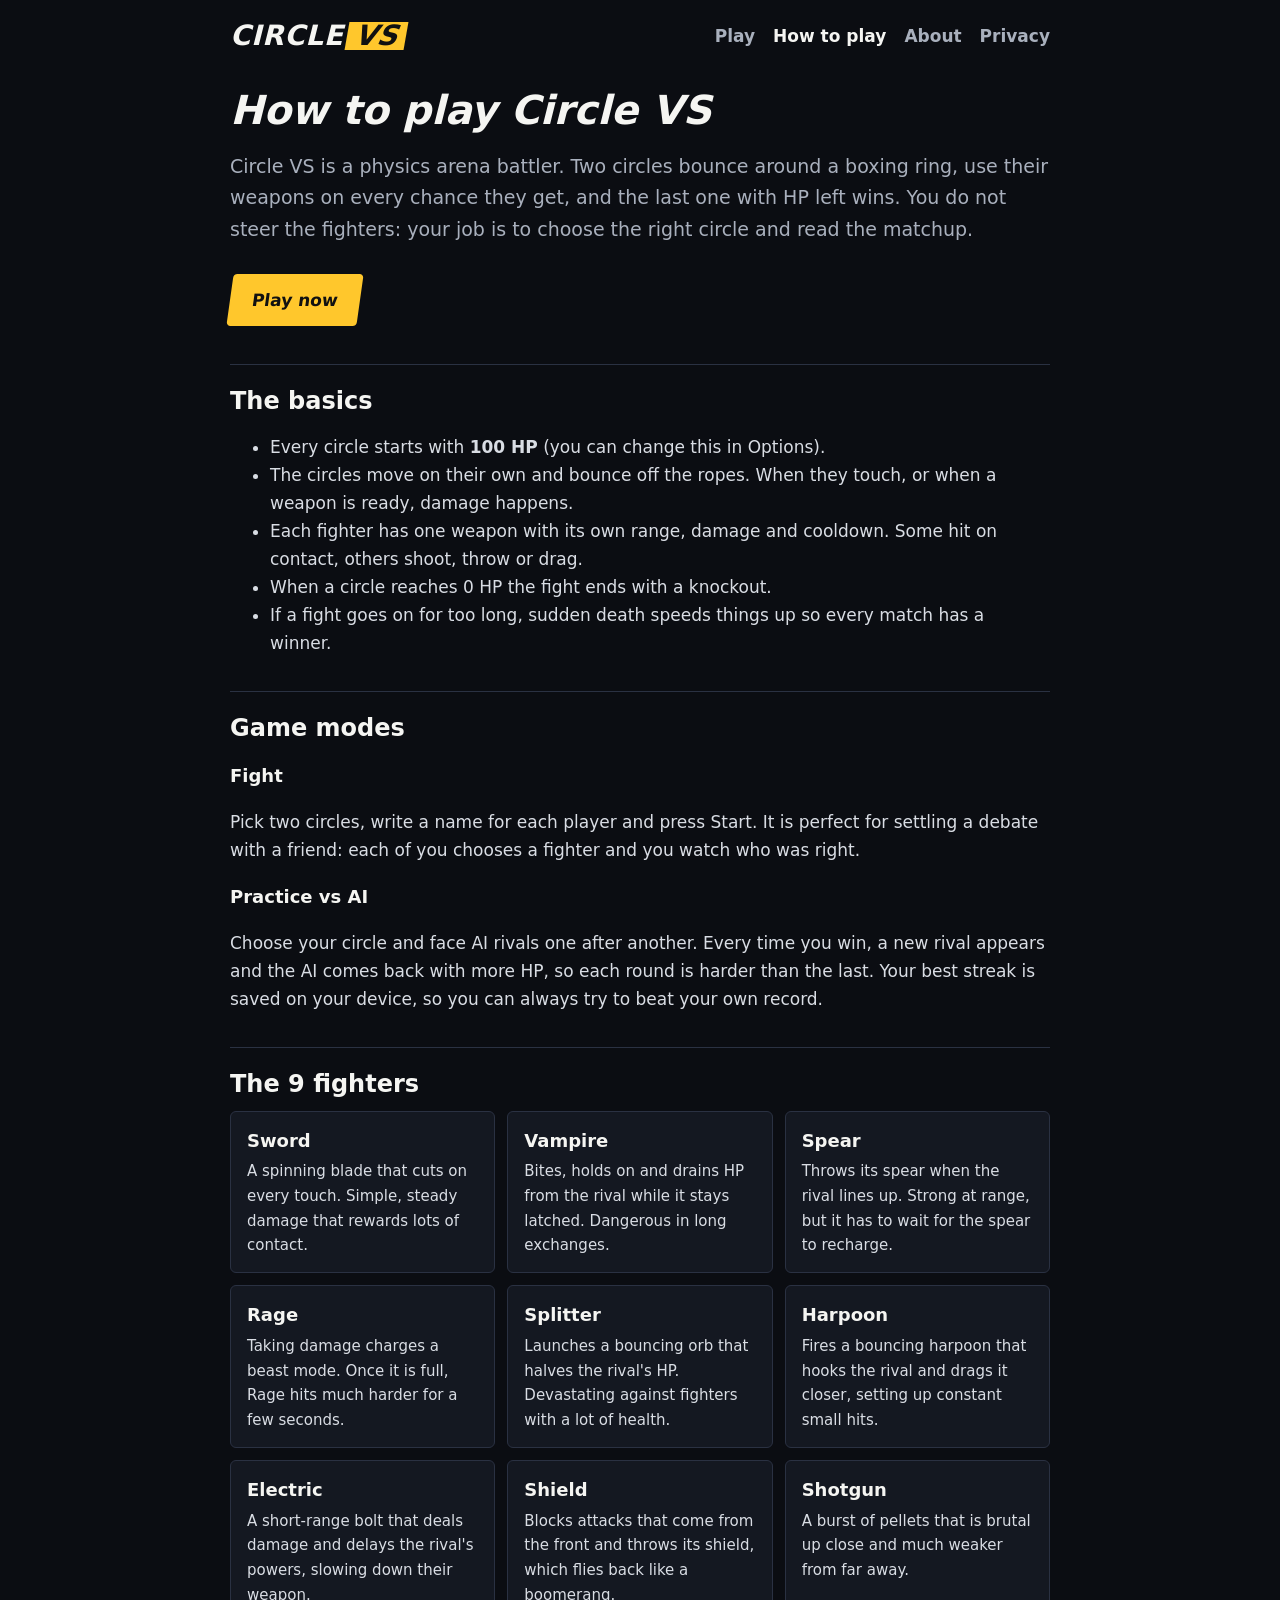
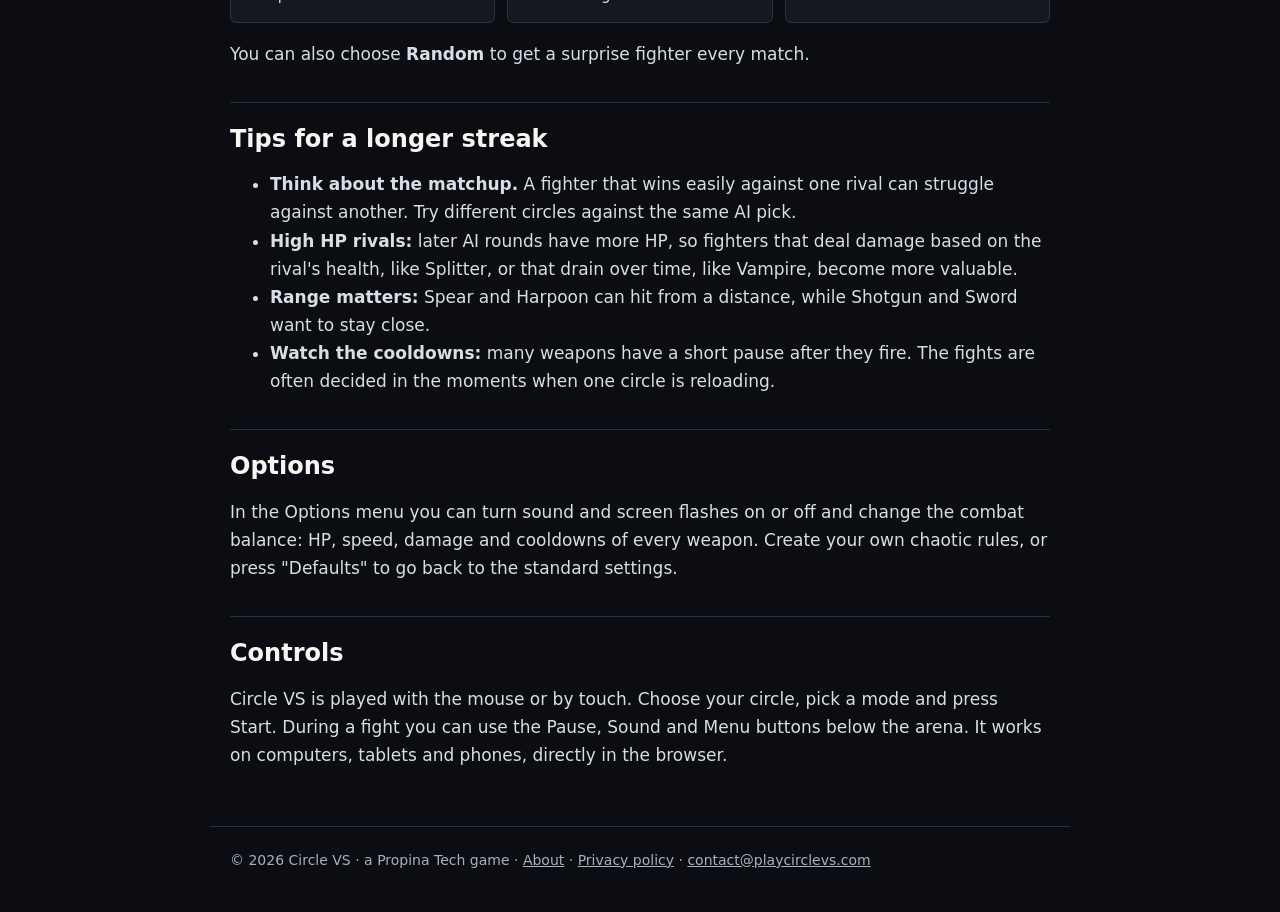
<file: how-to-play.html>
<!DOCTYPE html>
<html lang="en">
<head>
<meta charset="utf-8">
<meta name="viewport" content="width=device-width,initial-scale=1">
<meta name="google-adsense-account" content="ca-pub-6053857739577426">
<title>How to Play Circle VS – Fighters, Modes and Tips</title>
<meta name="description" content="Learn how to play Circle VS: the 9 circle fighters and their weapons, the Fight and Practice vs AI modes, the options menu and tips to build a long win streak.">
<link rel="stylesheet" href="/site.css">
</head>
<body>
<header class="top">
  <a class="logo" href="/">CIRCLE<span>VS</span></a>
  <nav><a href="/">Play</a><a href="/how-to-play" aria-current="page">How to play</a><a href="/about">About</a><a href="/privacy">Privacy</a></nav>
</header>
<main>
  <h1>How to play Circle VS</h1>
  <p class="lead">Circle VS is a physics arena battler. Two circles bounce around a boxing ring, use their weapons on every chance they get, and the last one with HP left wins. You do not steer the fighters: your job is to choose the right circle and read the matchup.</p>
  <a class="play" href="/">Play now</a>

  <h2>The basics</h2>
  <ul>
    <li>Every circle starts with <b>100 HP</b> (you can change this in Options).</li>
    <li>The circles move on their own and bounce off the ropes. When they touch, or when a weapon is ready, damage happens.</li>
    <li>Each fighter has one weapon with its own range, damage and cooldown. Some hit on contact, others shoot, throw or drag.</li>
    <li>When a circle reaches 0 HP the fight ends with a knockout.</li>
    <li>If a fight goes on for too long, sudden death speeds things up so every match has a winner.</li>
  </ul>

  <h2>Game modes</h2>
  <h3>Fight</h3>
  <p>Pick two circles, write a name for each player and press Start. It is perfect for settling a debate with a friend: each of you chooses a fighter and you watch who was right.</p>
  <h3>Practice vs AI</h3>
  <p>Choose your circle and face AI rivals one after another. Every time you win, a new rival appears and the AI comes back with more HP, so each round is harder than the last. Your best streak is saved on your device, so you can always try to beat your own record.</p>

  <h2>The 9 fighters</h2>
  <div class="grid">
    <div class="card"><h3>Sword</h3><p>A spinning blade that cuts on every touch. Simple, steady damage that rewards lots of contact.</p></div>
    <div class="card"><h3>Vampire</h3><p>Bites, holds on and drains HP from the rival while it stays latched. Dangerous in long exchanges.</p></div>
    <div class="card"><h3>Spear</h3><p>Throws its spear when the rival lines up. Strong at range, but it has to wait for the spear to recharge.</p></div>
    <div class="card"><h3>Rage</h3><p>Taking damage charges a beast mode. Once it is full, Rage hits much harder for a few seconds.</p></div>
    <div class="card"><h3>Splitter</h3><p>Launches a bouncing orb that halves the rival's HP. Devastating against fighters with a lot of health.</p></div>
    <div class="card"><h3>Harpoon</h3><p>Fires a bouncing harpoon that hooks the rival and drags it closer, setting up constant small hits.</p></div>
    <div class="card"><h3>Electric</h3><p>A short-range bolt that deals damage and delays the rival's powers, slowing down their weapon.</p></div>
    <div class="card"><h3>Shield</h3><p>Blocks attacks that come from the front and throws its shield, which flies back like a boomerang.</p></div>
    <div class="card"><h3>Shotgun</h3><p>A burst of pellets that is brutal up close and much weaker from far away.</p></div>
  </div>
  <p>You can also choose <b>Random</b> to get a surprise fighter every match.</p>

  <h2>Tips for a longer streak</h2>
  <ul>
    <li><b>Think about the matchup.</b> A fighter that wins easily against one rival can struggle against another. Try different circles against the same AI pick.</li>
    <li><b>High HP rivals:</b> later AI rounds have more HP, so fighters that deal damage based on the rival's health, like Splitter, or that drain over time, like Vampire, become more valuable.</li>
    <li><b>Range matters:</b> Spear and Harpoon can hit from a distance, while Shotgun and Sword want to stay close.</li>
    <li><b>Watch the cooldowns:</b> many weapons have a short pause after they fire. The fights are often decided in the moments when one circle is reloading.</li>
  </ul>

  <h2>Options</h2>
  <p>In the Options menu you can turn sound and screen flashes on or off and change the combat balance: HP, speed, damage and cooldowns of every weapon. Create your own chaotic rules, or press "Defaults" to go back to the standard settings.</p>

  <h2>Controls</h2>
  <p>Circle VS is played with the mouse or by touch. Choose your circle, pick a mode and press Start. During a fight you can use the Pause, Sound and Menu buttons below the arena. It works on computers, tablets and phones, directly in the browser.</p>
</main>
<footer>© 2026 Circle VS · a Propina Tech game · <a href="/about">About</a> · <a href="/privacy">Privacy policy</a> · <a href="mailto:contact@playcirclevs.com">contact@playcirclevs.com</a></footer>
</body>
</html>
</file>
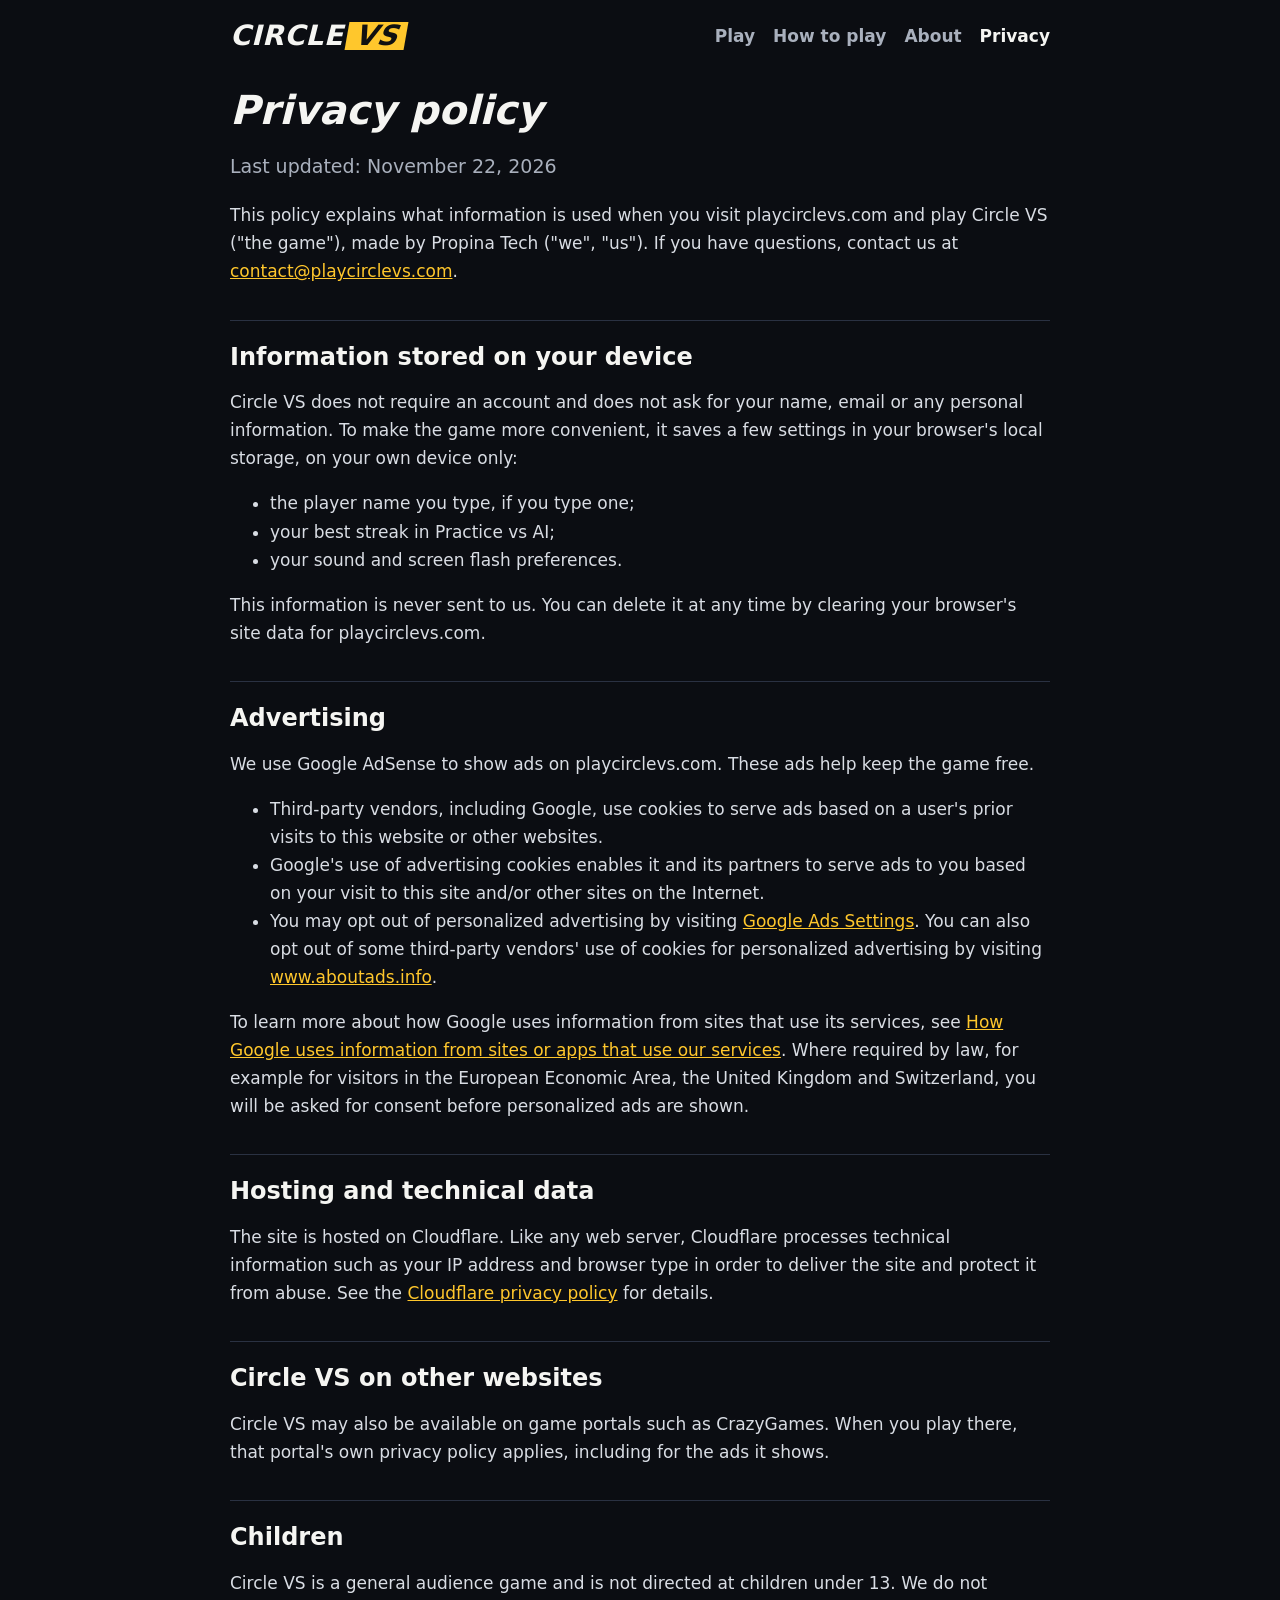
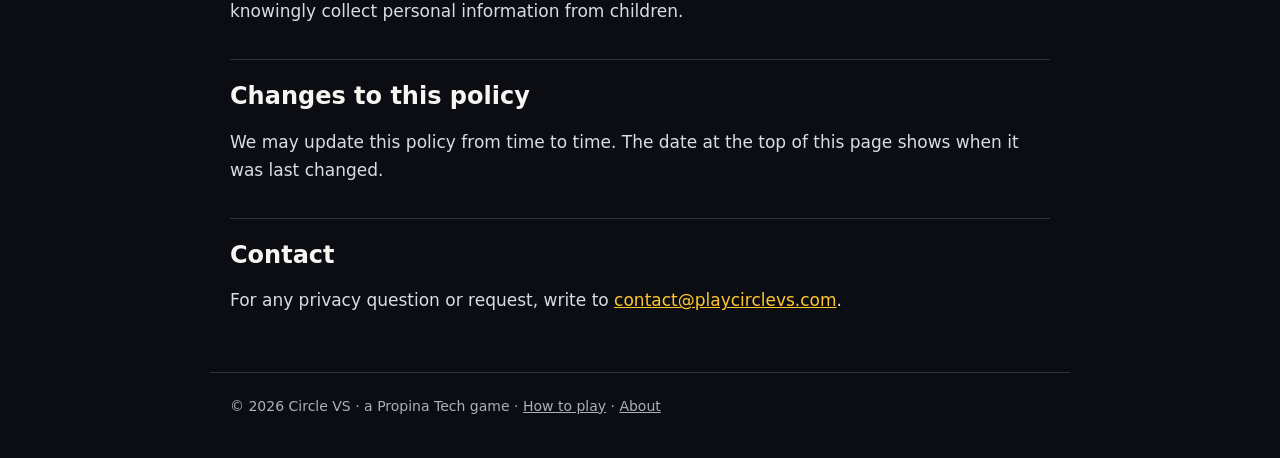
<file: privacy.html>
<!DOCTYPE html>
<html lang="en">
<head>
<meta charset="utf-8">
<meta name="viewport" content="width=device-width,initial-scale=1">
<meta name="google-adsense-account" content="ca-pub-6053857739577426">
<title>Privacy Policy – Circle VS</title>
<meta name="description" content="Privacy policy of Circle VS (playcirclevs.com): what data is stored on your device, how advertising cookies from Google work and how to opt out.">
<link rel="stylesheet" href="/site.css">
</head>
<body>
<header class="top">
  <a class="logo" href="/">CIRCLE<span>VS</span></a>
  <nav><a href="/">Play</a><a href="/how-to-play">How to play</a><a href="/about">About</a><a href="/privacy" aria-current="page">Privacy</a></nav>
</header>
<main>
  <h1>Privacy policy</h1>
  <p class="lead">Last updated: November 22, 2026</p>
  <p>This policy explains what information is used when you visit playcirclevs.com and play Circle VS ("the game"), made by Propina Tech ("we", "us"). If you have questions, contact us at <a href="mailto:contact@playcirclevs.com">contact@playcirclevs.com</a>.</p>

  <h2>Information stored on your device</h2>
  <p>Circle VS does not require an account and does not ask for your name, email or any personal information. To make the game more convenient, it saves a few settings in your browser's local storage, on your own device only:</p>
  <ul>
    <li>the player name you type, if you type one;</li>
    <li>your best streak in Practice vs AI;</li>
    <li>your sound and screen flash preferences.</li>
  </ul>
  <p>This information is never sent to us. You can delete it at any time by clearing your browser's site data for playcirclevs.com.</p>

  <h2>Advertising</h2>
  <p>We use Google AdSense to show ads on playcirclevs.com. These ads help keep the game free.</p>
  <ul>
    <li>Third-party vendors, including Google, use cookies to serve ads based on a user's prior visits to this website or other websites.</li>
    <li>Google's use of advertising cookies enables it and its partners to serve ads to you based on your visit to this site and/or other sites on the Internet.</li>
    <li>You may opt out of personalized advertising by visiting <a href="https://adssettings.google.com" rel="nofollow">Google Ads Settings</a>. You can also opt out of some third-party vendors' use of cookies for personalized advertising by visiting <a href="https://www.aboutads.info/choices/" rel="nofollow">www.aboutads.info</a>.</li>
  </ul>
  <p>To learn more about how Google uses information from sites that use its services, see <a href="https://policies.google.com/technologies/partner-sites" rel="nofollow">How Google uses information from sites or apps that use our services</a>. Where required by law, for example for visitors in the European Economic Area, the United Kingdom and Switzerland, you will be asked for consent before personalized ads are shown.</p>

  <h2>Hosting and technical data</h2>
  <p>The site is hosted on Cloudflare. Like any web server, Cloudflare processes technical information such as your IP address and browser type in order to deliver the site and protect it from abuse. See the <a href="https://www.cloudflare.com/privacypolicy/" rel="nofollow">Cloudflare privacy policy</a> for details.</p>

  <h2>Circle VS on other websites</h2>
  <p>Circle VS may also be available on game portals such as CrazyGames. When you play there, that portal's own privacy policy applies, including for the ads it shows.</p>

  <h2>Children</h2>
  <p>Circle VS is a general audience game and is not directed at children under 13. We do not knowingly collect personal information from children.</p>

  <h2>Changes to this policy</h2>
  <p>We may update this policy from time to time. The date at the top of this page shows when it was last changed.</p>

  <h2>Contact</h2>
  <p>For any privacy question or request, write to <a href="mailto:contact@playcirclevs.com">contact@playcirclevs.com</a>.</p>
</main>
<footer>© 2026 Circle VS · a Propina Tech game · <a href="/how-to-play">How to play</a> · <a href="/about">About</a></footer>
</body>
</html>
</file>
<file: site.css>
:root{--bg:#0b0d12;--panel:#141821;--line:#2a3142;--text:#f5f5f2;--muted:#a9b0bd;--gold:#ffc72c;--red:#e0243a;--blue:#2563ff}
*{box-sizing:border-box}
html{background:var(--bg)}
body{margin:0;color:var(--text);font:400 17px/1.65 system-ui,-apple-system,"Segoe UI",Roboto,Arial,sans-serif}
a{color:var(--gold)}
a:hover{text-decoration-thickness:2px}
.top{display:flex;align-items:center;justify-content:space-between;gap:16px;flex-wrap:wrap;max-width:860px;margin:0 auto;padding:22px 20px 8px}
.logo{font:italic 800 28px/1 system-ui,Arial,sans-serif;letter-spacing:.02em;color:var(--text);text-decoration:none}
.logo span{background:var(--gold);color:#111;padding:0 8px;margin-left:4px;display:inline-block;transform:skewX(-10deg)}
.top nav{display:flex;gap:18px;flex-wrap:wrap;font-weight:600}
.top nav a{color:var(--muted);text-decoration:none}
.top nav a:hover,.top nav a[aria-current]{color:var(--text)}
main{max-width:860px;margin:0 auto;padding:12px 20px 40px}
h1{font:italic 800 40px/1.1 system-ui,Arial,sans-serif;margin:18px 0 8px}
h2{font:800 24px/1.2 system-ui,Arial,sans-serif;margin:34px 0 10px;border-top:1px solid var(--line);padding-top:22px}
h3{margin:18px 0 6px;font-size:18px}
p,li{color:#d9dde4}
.lead{font-size:19px;color:var(--muted)}
.play{display:inline-block;margin:10px 0 4px;background:var(--gold);color:#111;font-weight:800;text-decoration:none;padding:12px 22px;border-radius:4px;transform:skewX(-8deg)}
.grid{display:grid;grid-template-columns:repeat(auto-fill,minmax(240px,1fr));gap:12px;margin-top:12px}
.card{background:var(--panel);border:1px solid var(--line);border-radius:6px;padding:14px 16px}
.card h3{margin:0 0 4px}
.card p{margin:0;font-size:15px}
footer{max-width:860px;margin:0 auto;padding:22px 20px 40px;color:var(--muted);font-size:14px;border-top:1px solid var(--line)}
footer a{color:var(--muted)}
</file>
